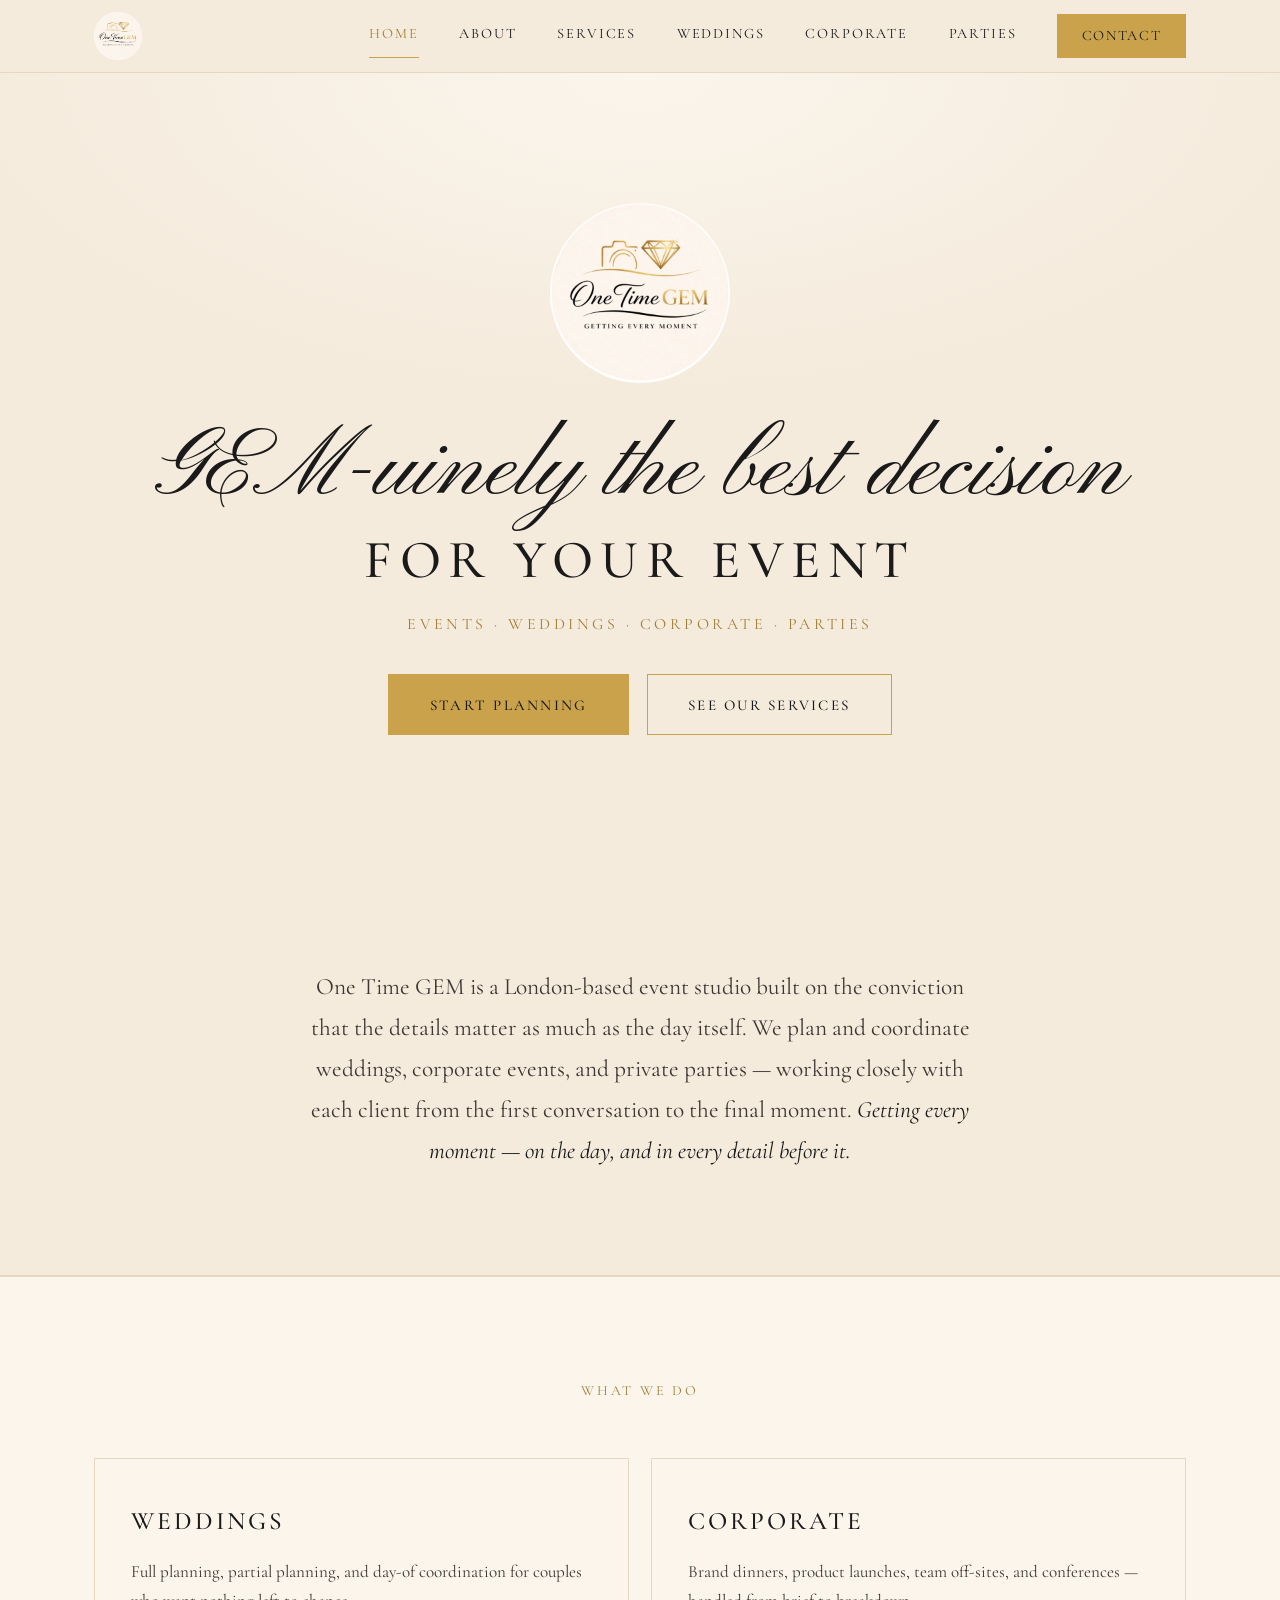
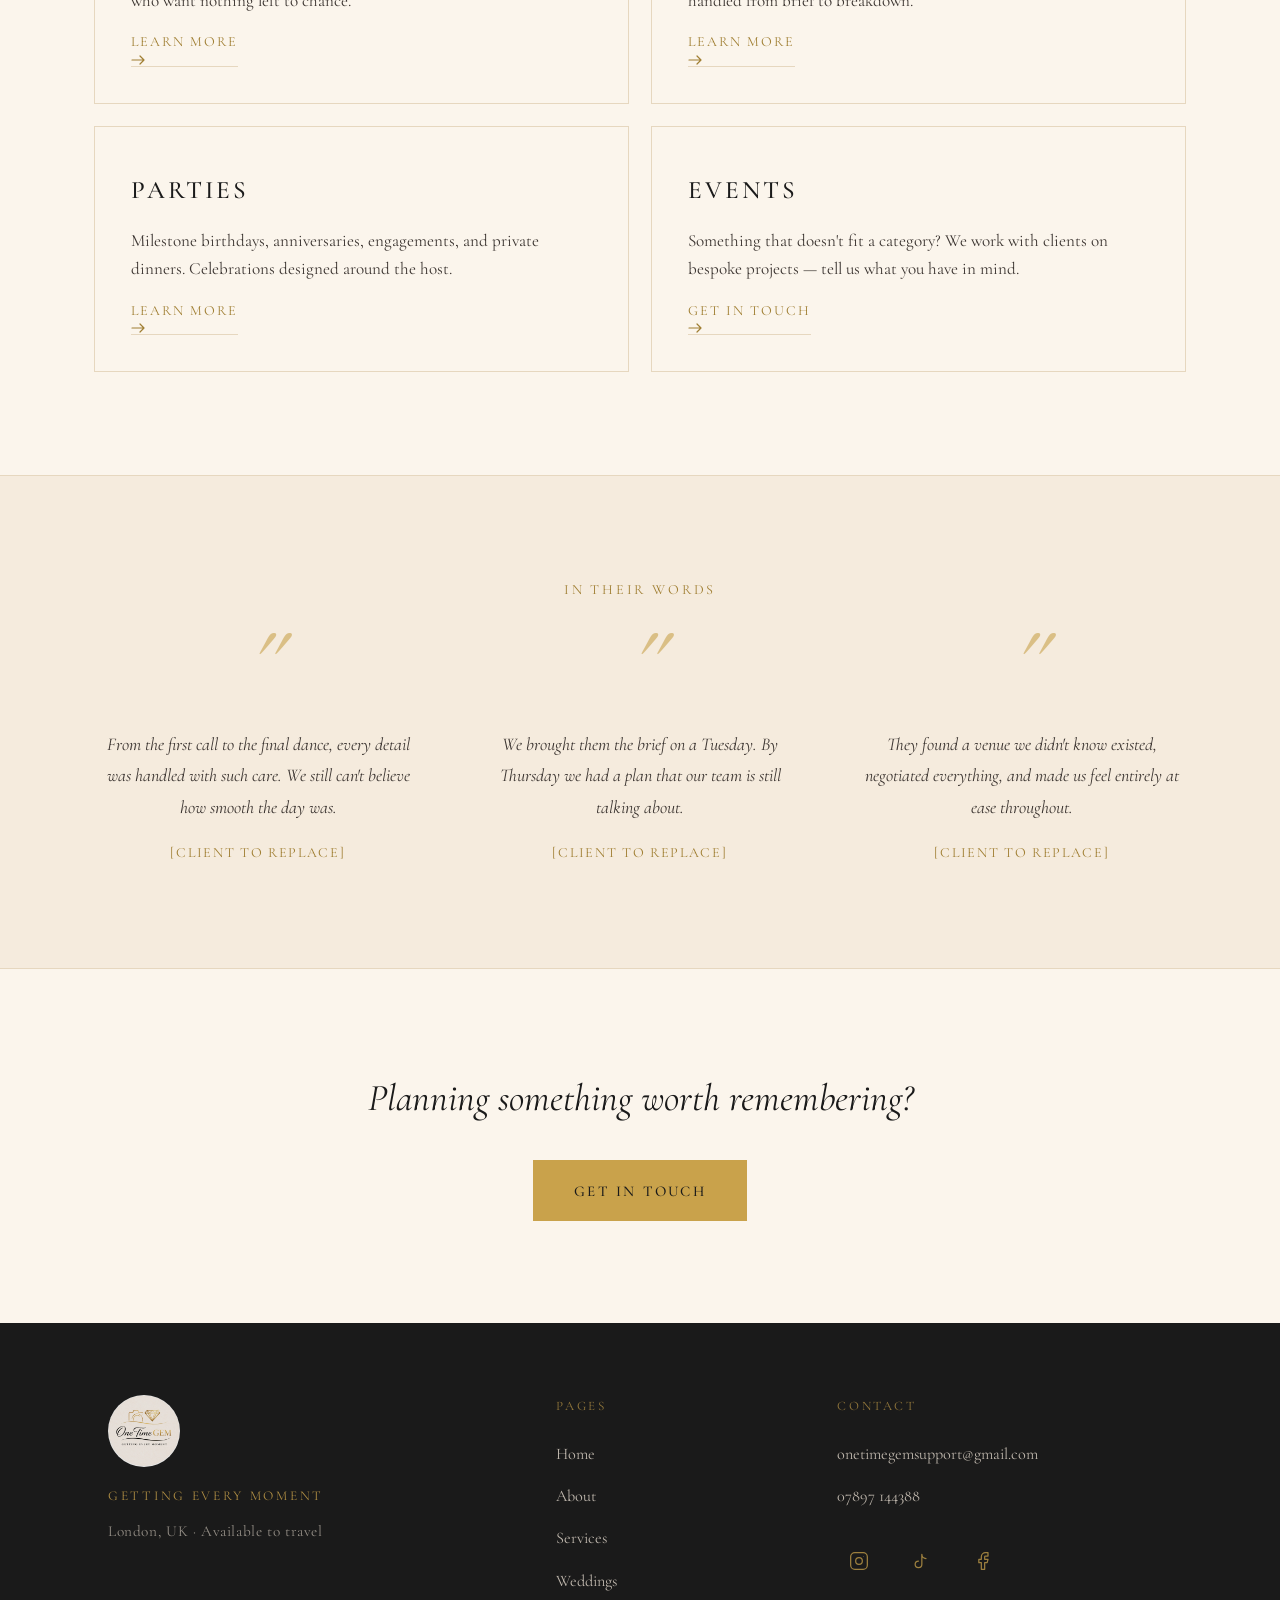
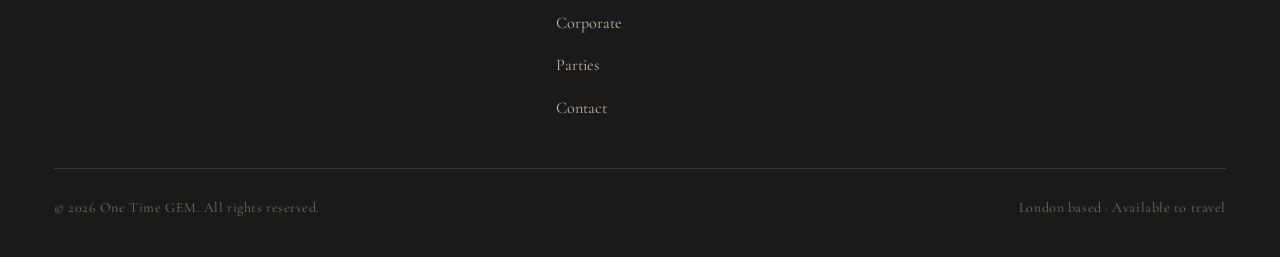
<file: index.html>
<!DOCTYPE html>
<html lang="en">
<head>
  <meta charset="UTF-8">
  <meta name="viewport" content="width=device-width, initial-scale=1.0">

  <title>One Time GEM — Event Planning Studio, London</title>
  <meta name="description" content="London-based event planning studio specialising in weddings, corporate events, and private parties. Getting every moment — on the day, and in every detail before it.">

  <!-- Open Graph -->
  <meta property="og:title" content="One Time GEM — Event Planning Studio">
  <meta property="og:description" content="London-based event planning studio. Weddings, corporate events, and private parties. Getting every moment.">
  <meta property="og:image" content="logo.jpg">
  <meta property="og:type" content="website">
  <meta property="og:locale" content="en_GB">

  <!-- Favicon -->
  <link rel="icon" href="favicon.svg" type="image/svg+xml">
  <link rel="apple-touch-icon" href="apple-touch-icon.png">
  <!-- NOTE: Generate apple-touch-icon.png (180×180) from logo.jpg — see README -->
  <link rel="manifest" href="site.webmanifest">

  <!-- Fonts — preconnect for performance -->
  <link rel="preconnect" href="https://fonts.googleapis.com">
  <link rel="preconnect" href="https://fonts.gstatic.com" crossorigin>
  <!-- PRODUCTION: Replace with self-hosted @font-face blocks — see README -->
  <link href="https://fonts.googleapis.com/css2?family=Pinyon+Script&family=Cormorant+Garamond:ital,wght@0,300;0,400;0,500;0,600;1,300;1,400;1,500&family=Lato:wght@300;400&display=swap" rel="stylesheet">

  <link rel="stylesheet" href="css/style.css">
</head>
<body>

  <a href="#main-content" class="skip-link">Skip to content</a>

  <!-- ── NAVIGATION ─────────────────────────────────────────────────── -->
  <header class="site-header" role="banner">
    <nav class="nav container" aria-label="Main navigation">
      <a href="index.html" class="nav__logo" aria-label="One Time GEM — return to home">
        <img src="logo.jpg" alt="One Time GEM — event planning studio" width="48" height="48">
      </a>
      <ul class="nav__links" role="list">
        <li><a href="index.html">Home</a></li>
        <li><a href="about.html">About</a></li>
        <li><a href="services.html">Services</a></li>
        <li><a href="weddings.html">Weddings</a></li>
        <li><a href="corporate.html">Corporate</a></li>
        <li><a href="parties.html">Parties</a></li>
        <li><a href="contact.html" class="nav__cta">Contact</a></li>
      </ul>
      <button class="nav__toggle" aria-label="Open navigation menu" aria-expanded="false" aria-controls="mobile-nav">
        <span></span>
        <span></span>
        <span></span>
      </button>
    </nav>
  </header>

  <!-- ── MOBILE NAV ─────────────────────────────────────────────────── -->
  <div class="mobile-nav" id="mobile-nav" role="dialog" aria-modal="true" aria-label="Navigation menu" aria-hidden="true">
    <div class="mobile-nav__inner">
      <div class="mobile-nav__top">
        <a href="index.html" aria-label="One Time GEM — home">
          <img src="logo.jpg" alt="One Time GEM" class="mobile-nav__logo" width="48" height="48">
        </a>
        <button class="mobile-nav__close" aria-label="Close navigation menu">
          <svg width="22" height="22" viewBox="0 0 24 24" fill="none" stroke="currentColor" stroke-width="1.5" stroke-linecap="round">
            <path d="M18 6L6 18M6 6l12 12"/>
          </svg>
        </button>
      </div>
      <ul class="mobile-nav__links" role="list">
        <li><a href="index.html">Home</a></li>
        <li><a href="about.html">About</a></li>
        <li><a href="services.html">Services</a></li>
        <li><a href="weddings.html">Weddings</a></li>
        <li><a href="corporate.html">Corporate</a></li>
        <li><a href="parties.html">Parties</a></li>
        <li><a href="contact.html" class="nav__cta">Contact</a></li>
      </ul>
    </div>
  </div>
  <div class="mobile-nav__overlay" aria-hidden="true"></div>

  <!-- ── MAIN ───────────────────────────────────────────────────────── -->
  <main id="main-content">

    <!-- HERO -->
    <section class="hero--home" aria-labelledby="hero-heading">
      <div class="hero__inner">
        <div class="hero__logo-mark fade-in">
          <img src="logo.jpg" alt="One Time GEM — event planning studio" width="180" height="180">
        </div>

        <h1 class="hero__headline fade-in fade-in--delay-1" id="hero-heading">
          <span class="hero__script">GEM-uinely the best decision</span>
          <span class="hero__caps">For Your Event</span>
        </h1>

        <p class="hero__subhead fade-in fade-in--delay-2">Events &middot; Weddings &middot; Corporate &middot; Parties</p>

        <div class="hero__cta fade-in fade-in--delay-3">
          <a href="contact.html" class="btn btn--solid">Start planning</a>
          <a href="services.html" class="btn btn--ghost">See our services</a>
        </div>
      </div>
    </section>

    <!-- INTRO STRIP -->
    <section class="section intro-strip" aria-label="Studio introduction">
      <div class="container container--narrow text-center">
        <p class="fade-in">
          One Time GEM is a London-based event studio built on the conviction that the details matter as much as the day itself. We plan and coordinate weddings, corporate events, and private parties — working closely with each client from the first conversation to the final moment.
          <em>Getting every moment — on the day, and in every detail before it.</em>
        </p>
      </div>
    </section>

    <!-- SERVICE TILES -->
    <section class="section section--alt section--bordered" aria-labelledby="services-heading">
      <div class="container">
        <p class="service-tiles__heading fade-in" id="services-heading">What we do</p>
        <div class="service-tiles__grid">

          <article class="service-tile fade-in">
            <p class="service-tile__label">Weddings</p>
            <p class="service-tile__desc">Full planning, partial planning, and day-of coordination for couples who want nothing left to chance.</p>
            <a href="weddings.html" class="service-tile__link">
              Learn more
              <svg width="14" height="10" viewBox="0 0 14 10" fill="none" aria-hidden="true">
                <path d="M9 1l4 4-4 4M1 5h12" stroke="currentColor" stroke-width="1.2" stroke-linecap="round" stroke-linejoin="round"/>
              </svg>
            </a>
          </article>

          <article class="service-tile fade-in fade-in--delay-1">
            <p class="service-tile__label">Corporate</p>
            <p class="service-tile__desc">Brand dinners, product launches, team off-sites, and conferences — handled from brief to breakdown.</p>
            <a href="corporate.html" class="service-tile__link">
              Learn more
              <svg width="14" height="10" viewBox="0 0 14 10" fill="none" aria-hidden="true">
                <path d="M9 1l4 4-4 4M1 5h12" stroke="currentColor" stroke-width="1.2" stroke-linecap="round" stroke-linejoin="round"/>
              </svg>
            </a>
          </article>

          <article class="service-tile fade-in fade-in--delay-2">
            <p class="service-tile__label">Parties</p>
            <p class="service-tile__desc">Milestone birthdays, anniversaries, engagements, and private dinners. Celebrations designed around the host.</p>
            <a href="parties.html" class="service-tile__link">
              Learn more
              <svg width="14" height="10" viewBox="0 0 14 10" fill="none" aria-hidden="true">
                <path d="M9 1l4 4-4 4M1 5h12" stroke="currentColor" stroke-width="1.2" stroke-linecap="round" stroke-linejoin="round"/>
              </svg>
            </a>
          </article>

          <article class="service-tile fade-in fade-in--delay-3">
            <p class="service-tile__label">Events</p>
            <p class="service-tile__desc">Something that doesn't fit a category? We work with clients on bespoke projects — tell us what you have in mind.</p>
            <a href="contact.html" class="service-tile__link">
              Get in touch
              <svg width="14" height="10" viewBox="0 0 14 10" fill="none" aria-hidden="true">
                <path d="M9 1l4 4-4 4M1 5h12" stroke="currentColor" stroke-width="1.2" stroke-linecap="round" stroke-linejoin="round"/>
              </svg>
            </a>
          </article>

        </div>
      </div>
    </section>

    <!-- SIGNATURE MOMENTS — TESTIMONIALS -->
    <section class="section testimonials section--bordered" aria-labelledby="testimonials-heading">
      <div class="container">
        <p class="testimonials__label fade-in" id="testimonials-heading">In their words</p>
        <div class="testimonials__grid">

          <figure class="testimonial fade-in">
            <span class="testimonial__mark" aria-hidden="true">"</span>
            <blockquote>
              <p class="testimonial__body">From the first call to the final dance, every detail was handled with such care. We still can't believe how smooth the day was.</p>
            </blockquote>
            <figcaption class="testimonial__cite"><!-- [CLIENT TO REPLACE: Client name · Event type · Year] -->[CLIENT TO REPLACE]</figcaption>
          </figure>

          <figure class="testimonial fade-in fade-in--delay-1">
            <span class="testimonial__mark" aria-hidden="true">"</span>
            <blockquote>
              <p class="testimonial__body">We brought them the brief on a Tuesday. By Thursday we had a plan that our team is still talking about.</p>
            </blockquote>
            <figcaption class="testimonial__cite"><!-- [CLIENT TO REPLACE: Client name · Event type · Year] -->[CLIENT TO REPLACE]</figcaption>
          </figure>

          <figure class="testimonial fade-in fade-in--delay-2">
            <span class="testimonial__mark" aria-hidden="true">"</span>
            <blockquote>
              <p class="testimonial__body">They found a venue we didn't know existed, negotiated everything, and made us feel entirely at ease throughout.</p>
            </blockquote>
            <figcaption class="testimonial__cite"><!-- [CLIENT TO REPLACE: Client name · Event type · Year] -->[CLIENT TO REPLACE]</figcaption>
          </figure>

        </div>
      </div>
    </section>

    <!-- CTA BAND -->
    <section class="cta-band" aria-label="Call to action">
      <div class="container">
        <p class="cta-band__heading fade-in">Planning something worth remembering?</p>
        <a href="contact.html" class="btn btn--solid fade-in fade-in--delay-1">Get in touch</a>
      </div>
    </section>

  </main>

  <!-- ── FOOTER ─────────────────────────────────────────────────────── -->
  <footer class="site-footer" role="contentinfo">
    <div class="footer__inner">

      <div class="footer__brand">
        <a href="index.html" aria-label="One Time GEM — home">
          <img src="logo.jpg" alt="One Time GEM" class="footer__logo">
        </a>
        <p class="footer__tagline">Getting Every Moment</p>
        <p class="footer__location">London, UK &middot; Available to travel</p>
      </div>

      <nav aria-label="Footer navigation">
        <p class="footer__nav-heading">Pages</p>
        <ul class="footer__links" role="list">
          <li><a href="index.html">Home</a></li>
          <li><a href="about.html">About</a></li>
          <li><a href="services.html">Services</a></li>
          <li><a href="weddings.html">Weddings</a></li>
          <li><a href="corporate.html">Corporate</a></li>
          <li><a href="parties.html">Parties</a></li>
          <li><a href="contact.html" class="nav__cta">Contact</a></li>
        </ul>
      </nav>

      <div class="footer__contact-col">
        <p class="footer__nav-heading">Contact</p>
        <ul class="footer__contact-list" role="list">
          <li><a href="mailto:onetimegemsupport@gmail.com">onetimegemsupport@gmail.com</a></li>
          <li><a href="tel:+447897144388">07897 144388</a></li>
        </ul>
        <div class="footer__socials" role="list" aria-label="Social media links">
          <a href="https://instagram.com/onetimegem" class="footer__social-link" target="_blank" rel="noopener noreferrer" aria-label="One Time GEM on Instagram" role="listitem">
            <svg width="20" height="20" viewBox="0 0 24 24" fill="none" stroke="currentColor" stroke-width="1.5" stroke-linecap="round" stroke-linejoin="round" aria-hidden="true">
              <rect x="2" y="2" width="20" height="20" rx="5"/>
              <circle cx="12" cy="12" r="4"/>
              <circle cx="17.5" cy="6.5" r="0.5" fill="currentColor" stroke="none"/>
            </svg>
          </a>
          <a href="https://tiktok.com/@onetimegem" class="footer__social-link" target="_blank" rel="noopener noreferrer" aria-label="One Time GEM on TikTok" role="listitem">
            <svg width="20" height="20" viewBox="0 0 24 24" fill="none" stroke="currentColor" stroke-width="1.5" stroke-linecap="round" stroke-linejoin="round" aria-hidden="true">
              <path d="M9 12a4 4 0 1 0 4 4V4a5 5 0 0 0 5 5"/>
            </svg>
          </a>
          <a href="https://www.facebook.com/profile.php?id=61573222525216" class="footer__social-link" target="_blank" rel="noopener noreferrer" aria-label="One Time GEM on Facebook" role="listitem">
            <svg width="20" height="20" viewBox="0 0 24 24" fill="none" stroke="currentColor" stroke-width="1.5" stroke-linecap="round" stroke-linejoin="round" aria-hidden="true">
              <path d="M18 2h-3a5 5 0 0 0-5 5v3H7v4h3v8h4v-8h3l1-4h-4V7a1 1 0 0 1 1-1h3z"/>
            </svg>
          </a>
        </div>
      </div>

    </div>

    <div class="footer__bottom">
      <p>&copy; 2026 One Time GEM. All rights reserved.</p>
      <p>London based &middot; Available to travel</p>
    </div>
  </footer>

  <script src="js/main.js"></script>
</body>
</html>
</file>
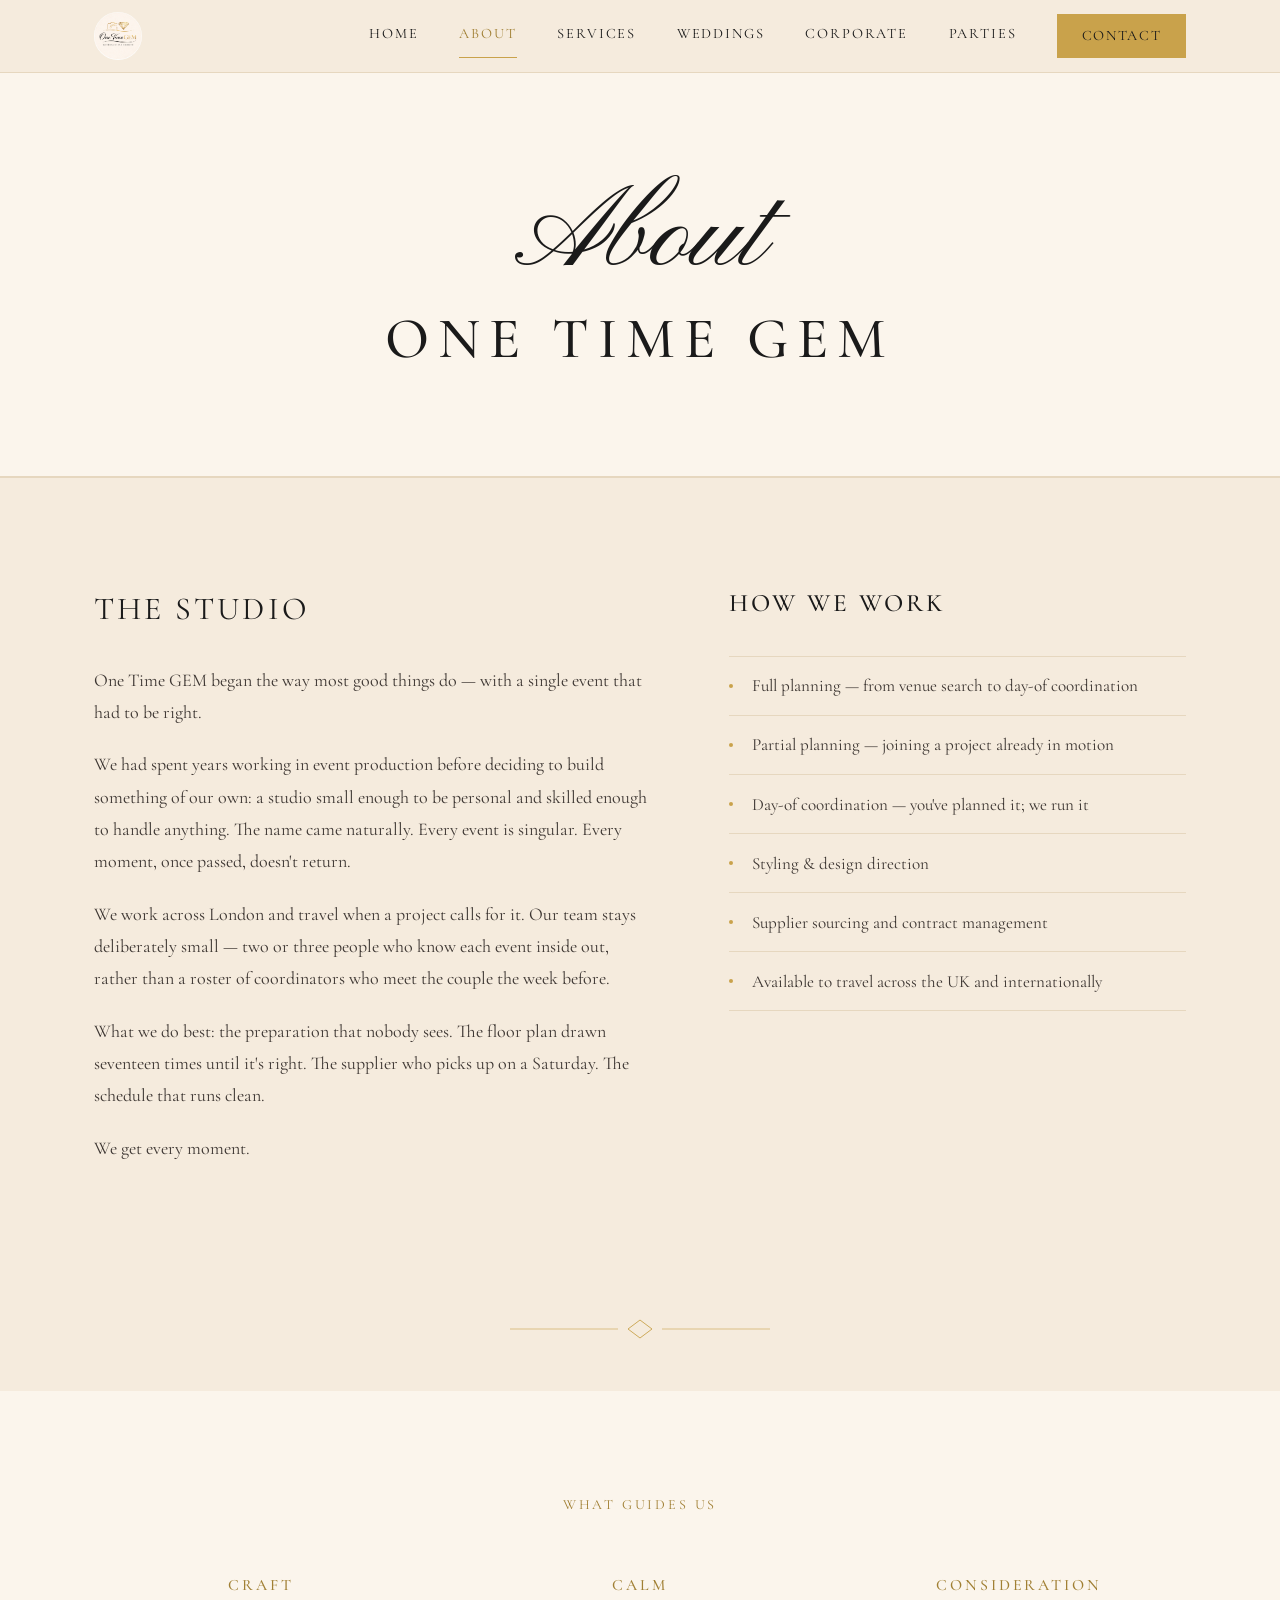
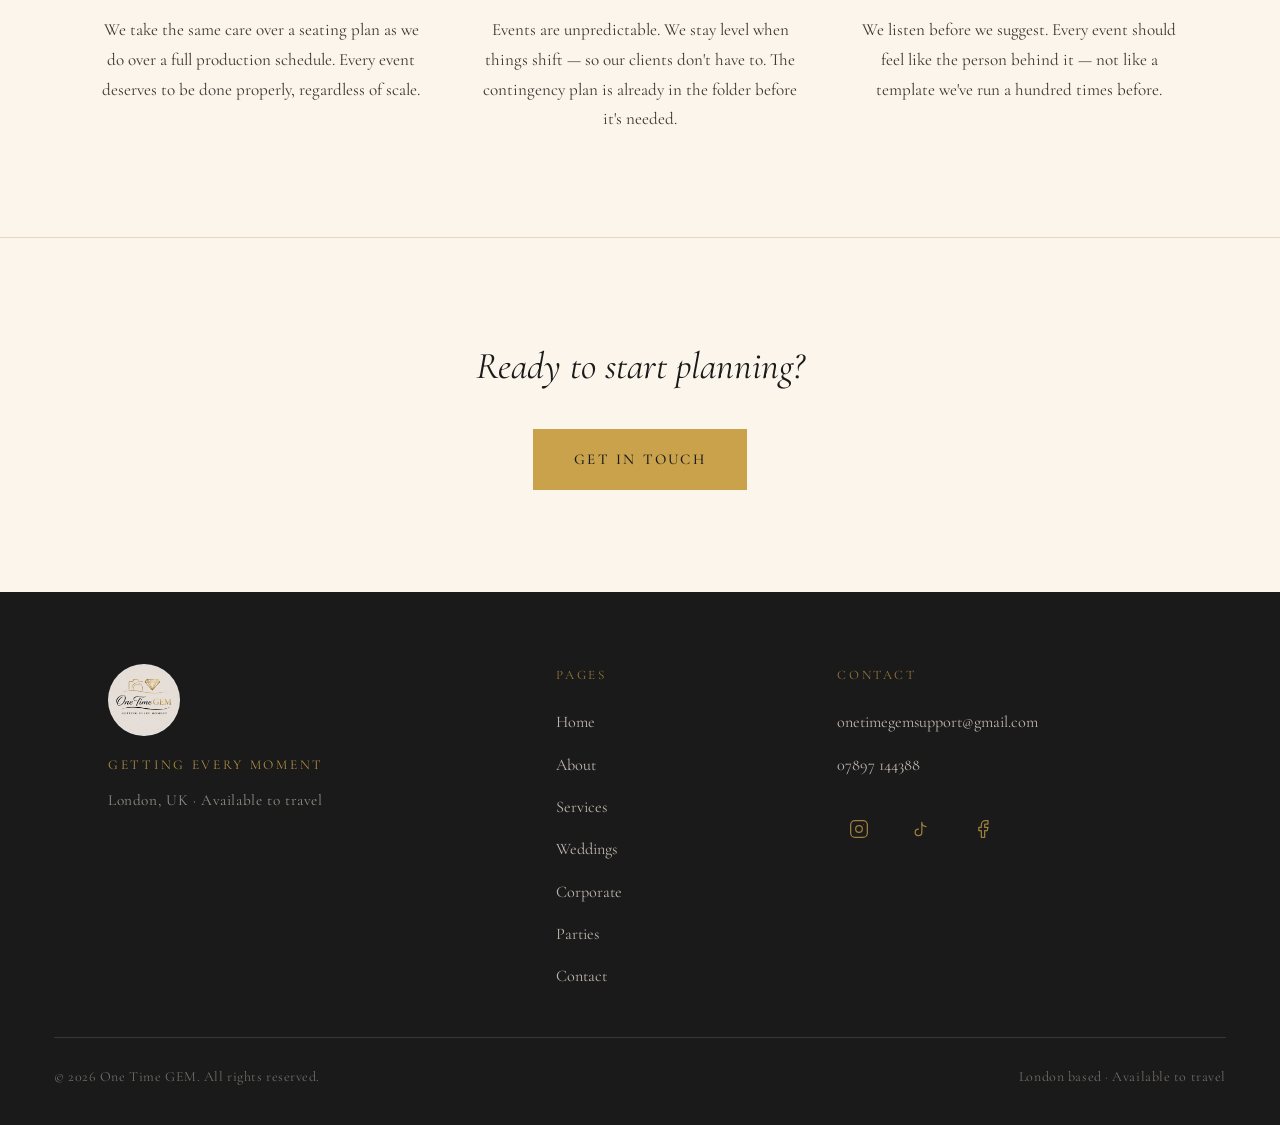
<file: about.html>
<!DOCTYPE html>
<html lang="en">
<head>
  <meta charset="UTF-8">
  <meta name="viewport" content="width=device-width, initial-scale=1.0">

  <title>About Us — One Time GEM</title>
  <meta name="description" content="One Time GEM is a small event planning studio based in London. Detail-obsessed, calm under pressure, and built for events that matter.">

  <meta property="og:title" content="About — One Time GEM">
  <meta property="og:description" content="A small London event studio. Detail-obsessed, calm under pressure, built for events that matter.">
  <meta property="og:image" content="logo.jpg">
  <meta property="og:type" content="website">
  <meta property="og:locale" content="en_GB">

  <link rel="icon" href="favicon.svg" type="image/svg+xml">
  <link rel="apple-touch-icon" href="apple-touch-icon.png">
  <link rel="manifest" href="site.webmanifest">

  <link rel="preconnect" href="https://fonts.googleapis.com">
  <link rel="preconnect" href="https://fonts.gstatic.com" crossorigin>
  <link href="https://fonts.googleapis.com/css2?family=Pinyon+Script&family=Cormorant+Garamond:ital,wght@0,300;0,400;0,500;0,600;1,300;1,400;1,500&family=Lato:wght@300;400&display=swap" rel="stylesheet">

  <link rel="stylesheet" href="css/style.css">
</head>
<body>

  <a href="#main-content" class="skip-link">Skip to content</a>

  <header class="site-header" role="banner">
    <nav class="nav container" aria-label="Main navigation">
      <a href="index.html" class="nav__logo" aria-label="One Time GEM — return to home">
        <img src="logo.jpg" alt="One Time GEM — event planning studio" width="48" height="48">
      </a>
      <ul class="nav__links" role="list">
        <li><a href="index.html">Home</a></li>
        <li><a href="about.html">About</a></li>
        <li><a href="services.html">Services</a></li>
        <li><a href="weddings.html">Weddings</a></li>
        <li><a href="corporate.html">Corporate</a></li>
        <li><a href="parties.html">Parties</a></li>
        <li><a href="contact.html" class="nav__cta">Contact</a></li>
      </ul>
      <button class="nav__toggle" aria-label="Open navigation menu" aria-expanded="false" aria-controls="mobile-nav">
        <span></span><span></span><span></span>
      </button>
    </nav>
  </header>

  <div class="mobile-nav" id="mobile-nav" role="dialog" aria-modal="true" aria-label="Navigation menu" aria-hidden="true">
    <div class="mobile-nav__inner">
      <div class="mobile-nav__top">
        <a href="index.html" aria-label="One Time GEM — home">
          <img src="logo.jpg" alt="One Time GEM" class="mobile-nav__logo" width="48" height="48">
        </a>
        <button class="mobile-nav__close" aria-label="Close navigation menu">
          <svg width="22" height="22" viewBox="0 0 24 24" fill="none" stroke="currentColor" stroke-width="1.5" stroke-linecap="round">
            <path d="M18 6L6 18M6 6l12 12"/>
          </svg>
        </button>
      </div>
      <ul class="mobile-nav__links" role="list">
        <li><a href="index.html">Home</a></li>
        <li><a href="about.html">About</a></li>
        <li><a href="services.html">Services</a></li>
        <li><a href="weddings.html">Weddings</a></li>
        <li><a href="corporate.html">Corporate</a></li>
        <li><a href="parties.html">Parties</a></li>
        <li><a href="contact.html" class="nav__cta">Contact</a></li>
      </ul>
    </div>
  </div>
  <div class="mobile-nav__overlay" aria-hidden="true"></div>

  <main id="main-content">

    <!-- HERO -->
    <section class="hero--page" aria-labelledby="page-hero-heading">
      <h1 class="hero__headline" id="page-hero-heading">
        <span class="hero__script">About</span>
        <span class="hero__caps">One Time GEM</span>
      </h1>
    </section>

    <!-- STUDIO STORY + HOW WE WORK -->
    <section class="section about-intro section--bordered" aria-label="Studio story">
      <div class="container">
        <div class="about-intro__grid">

          <div class="about-story fade-in">
            <h2>The studio</h2>
            <!--
              [CLIENT TO REPLACE: Write this section in your own voice — approx. 150 words.
               Tell the story of how One Time GEM began, what drives the studio, and what
               makes the way you work different. The tone should be warm, first-person plural,
               and concrete — specific memories or decisions are more compelling than abstractions.]
            -->
            <p>One Time GEM began the way most good things do — with a single event that had to be right.</p>
            <p>We had spent years working in event production before deciding to build something of our own: a studio small enough to be personal and skilled enough to handle anything. The name came naturally. Every event is singular. Every moment, once passed, doesn't return.</p>
            <p>We work across London and travel when a project calls for it. Our team stays deliberately small — two or three people who know each event inside out, rather than a roster of coordinators who meet the couple the week before.</p>
            <p>What we do best: the preparation that nobody sees. The floor plan drawn seventeen times until it's right. The supplier who picks up on a Saturday. The schedule that runs clean.</p>
            <p>We get every moment.</p>
          </div>

          <div class="about-how fade-in fade-in--delay-1">
            <h2>How we work</h2>
            <ul class="about-how__list" role="list">
              <li>Full planning — from venue search to day-of coordination</li>
              <li>Partial planning — joining a project already in motion</li>
              <li>Day-of coordination — you've planned it; we run it</li>
              <li>Styling &amp; design direction</li>
              <li>Supplier sourcing and contract management</li>
              <li>Available to travel across the UK and internationally</li>
            </ul>
          </div>

        </div>
      </div>
    </section>

    <!-- SECTION DIVIDER -->
    <div class="section-divider" aria-hidden="true">
      <svg width="260" height="22" viewBox="0 0 260 22" fill="none" xmlns="http://www.w3.org/2000/svg">
        <line x1="0" y1="11" x2="108" y2="11" stroke="#C9A24B" stroke-width="0.6"/>
        <polygon points="130,2 142,11 130,20 118,11" fill="none" stroke="#C9A24B" stroke-width="0.9"/>
        <line x1="152" y1="11" x2="260" y2="11" stroke="#C9A24B" stroke-width="0.6"/>
      </svg>
    </div>

    <!-- VALUES BAND -->
    <section class="section values-band section--alt" aria-labelledby="values-heading">
      <div class="container">
        <p class="values-band__heading fade-in" id="values-heading">What guides us</p>
        <div class="values-band__grid">

          <div class="values-item fade-in">
            <p class="values-item__title">Craft</p>
            <p class="values-item__body">We take the same care over a seating plan as we do over a full production schedule. Every event deserves to be done properly, regardless of scale.</p>
          </div>

          <div class="values-item fade-in fade-in--delay-1">
            <p class="values-item__title">Calm</p>
            <p class="values-item__body">Events are unpredictable. We stay level when things shift — so our clients don't have to. The contingency plan is already in the folder before it's needed.</p>
          </div>

          <div class="values-item fade-in fade-in--delay-2">
            <p class="values-item__title">Consideration</p>
            <p class="values-item__body">We listen before we suggest. Every event should feel like the person behind it — not like a template we've run a hundred times before.</p>
          </div>

        </div>
      </div>
    </section>

    <!-- CTA BAND -->
    <section class="cta-band" aria-label="Call to action">
      <div class="container">
        <p class="cta-band__heading fade-in">Ready to start planning?</p>
        <a href="contact.html" class="btn btn--solid fade-in fade-in--delay-1">Get in touch</a>
      </div>
    </section>

  </main>

  <footer class="site-footer" role="contentinfo">
    <div class="footer__inner">
      <div class="footer__brand">
        <a href="index.html" aria-label="One Time GEM — home">
          <img src="logo.jpg" alt="One Time GEM" class="footer__logo">
        </a>
        <p class="footer__tagline">Getting Every Moment</p>
        <p class="footer__location">London, UK &middot; Available to travel</p>
      </div>
      <nav aria-label="Footer navigation">
        <p class="footer__nav-heading">Pages</p>
        <ul class="footer__links" role="list">
          <li><a href="index.html">Home</a></li>
          <li><a href="about.html">About</a></li>
          <li><a href="services.html">Services</a></li>
          <li><a href="weddings.html">Weddings</a></li>
          <li><a href="corporate.html">Corporate</a></li>
          <li><a href="parties.html">Parties</a></li>
          <li><a href="contact.html" class="nav__cta">Contact</a></li>
        </ul>
      </nav>
      <div class="footer__contact-col">
        <p class="footer__nav-heading">Contact</p>
        <ul class="footer__contact-list" role="list">
          <li><a href="mailto:onetimegemsupport@gmail.com">onetimegemsupport@gmail.com</a></li>
          <li><a href="tel:+447897144388">07897 144388</a></li>
        </ul>
        <div class="footer__socials" role="list" aria-label="Social media links">
          <a href="https://instagram.com/onetimegem" class="footer__social-link" target="_blank" rel="noopener noreferrer" aria-label="One Time GEM on Instagram" role="listitem">
            <svg width="20" height="20" viewBox="0 0 24 24" fill="none" stroke="currentColor" stroke-width="1.5" stroke-linecap="round" stroke-linejoin="round" aria-hidden="true"><rect x="2" y="2" width="20" height="20" rx="5"/><circle cx="12" cy="12" r="4"/><circle cx="17.5" cy="6.5" r="0.5" fill="currentColor" stroke="none"/></svg>
          </a>
          <a href="https://tiktok.com/@onetimegem" class="footer__social-link" target="_blank" rel="noopener noreferrer" aria-label="One Time GEM on TikTok" role="listitem">
            <svg width="20" height="20" viewBox="0 0 24 24" fill="none" stroke="currentColor" stroke-width="1.5" stroke-linecap="round" stroke-linejoin="round" aria-hidden="true"><path d="M9 12a4 4 0 1 0 4 4V4a5 5 0 0 0 5 5"/></svg>
          </a>
          <a href="https://www.facebook.com/profile.php?id=61573222525216" class="footer__social-link" target="_blank" rel="noopener noreferrer" aria-label="One Time GEM on Facebook" role="listitem">
            <svg width="20" height="20" viewBox="0 0 24 24" fill="none" stroke="currentColor" stroke-width="1.5" stroke-linecap="round" stroke-linejoin="round" aria-hidden="true"><path d="M18 2h-3a5 5 0 0 0-5 5v3H7v4h3v8h4v-8h3l1-4h-4V7a1 1 0 0 1 1-1h3z"/></svg>
          </a>
        </div>
      </div>
    </div>
    <div class="footer__bottom">
      <p>&copy; 2026 One Time GEM. All rights reserved.</p>
      <p>London based &middot; Available to travel</p>
    </div>
  </footer>

  <script src="js/main.js"></script>
</body>
</html>
</file>
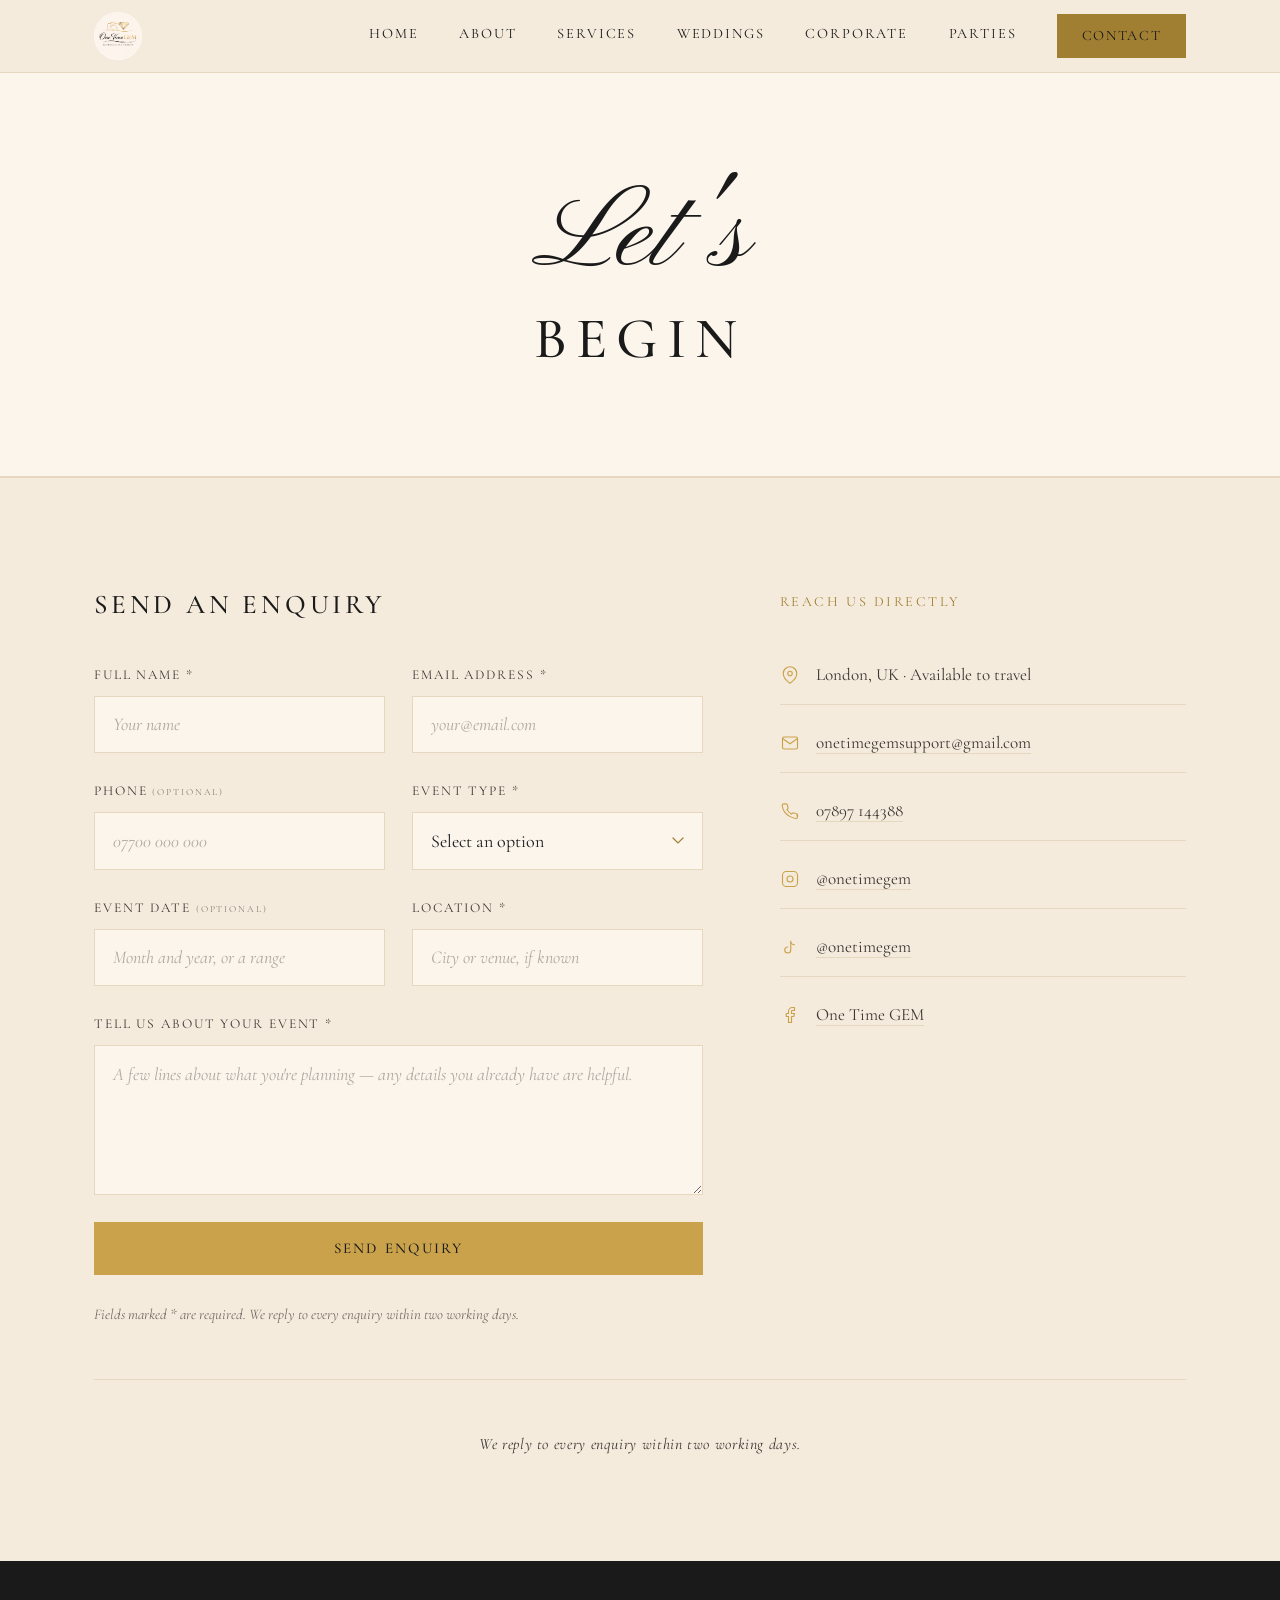
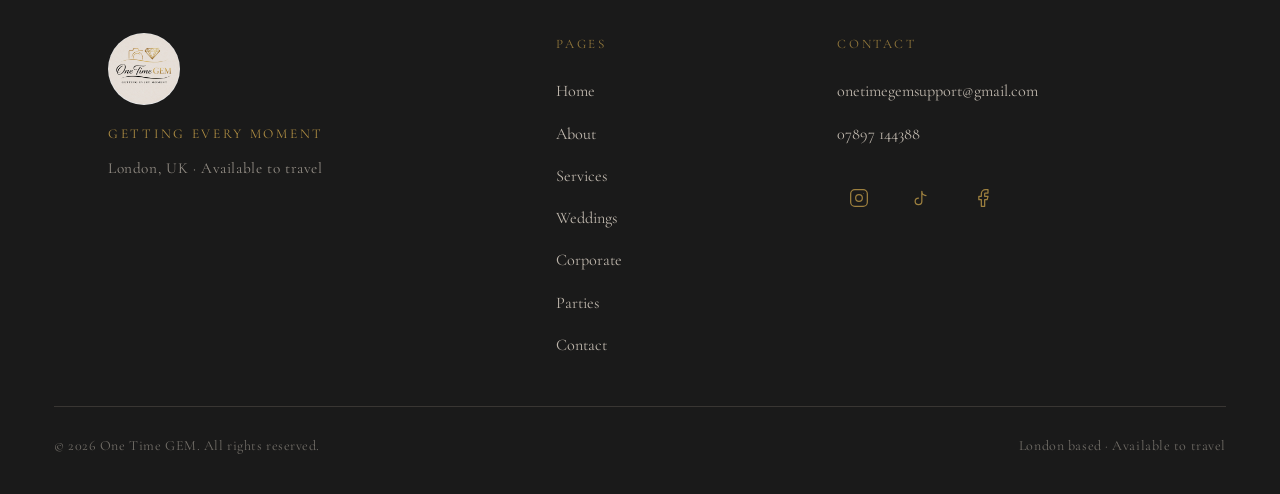
<file: contact.html>
<!DOCTYPE html>
<html lang="en">
<head>
  <meta charset="UTF-8">
  <meta name="viewport" content="width=device-width, initial-scale=1.0">

  <title>Get in Touch — One Time GEM</title>
  <meta name="description" content="Start planning your event with One Time GEM. We reply to every enquiry within two working days. London-based, available to travel.">

  <meta property="og:title" content="Get in Touch — One Time GEM">
  <meta property="og:description" content="Start planning your event with One Time GEM. We reply to every enquiry within two working days.">
  <meta property="og:image" content="logo.jpg">
  <meta property="og:type" content="website">
  <meta property="og:locale" content="en_GB">

  <link rel="icon" href="favicon.svg" type="image/svg+xml">
  <link rel="apple-touch-icon" href="apple-touch-icon.png">
  <link rel="manifest" href="site.webmanifest">

  <link rel="preconnect" href="https://fonts.googleapis.com">
  <link rel="preconnect" href="https://fonts.gstatic.com" crossorigin>
  <link href="https://fonts.googleapis.com/css2?family=Pinyon+Script&family=Cormorant+Garamond:ital,wght@0,300;0,400;0,500;0,600;1,300;1,400;1,500&family=Lato:wght@300;400&display=swap" rel="stylesheet">

  <link rel="stylesheet" href="css/style.css">
</head>
<body>

  <a href="#main-content" class="skip-link">Skip to content</a>

  <header class="site-header" role="banner">
    <nav class="nav container" aria-label="Main navigation">
      <a href="index.html" class="nav__logo" aria-label="One Time GEM — return to home">
        <img src="logo.jpg" alt="One Time GEM — event planning studio" width="48" height="48">
      </a>
      <ul class="nav__links" role="list">
        <li><a href="index.html">Home</a></li>
        <li><a href="about.html">About</a></li>
        <li><a href="services.html">Services</a></li>
        <li><a href="weddings.html">Weddings</a></li>
        <li><a href="corporate.html">Corporate</a></li>
        <li><a href="parties.html">Parties</a></li>
        <li><a href="contact.html" class="nav__cta">Contact</a></li>
      </ul>
      <button class="nav__toggle" aria-label="Open navigation menu" aria-expanded="false" aria-controls="mobile-nav">
        <span></span><span></span><span></span>
      </button>
    </nav>
  </header>

  <div class="mobile-nav" id="mobile-nav" role="dialog" aria-modal="true" aria-label="Navigation menu" aria-hidden="true">
    <div class="mobile-nav__inner">
      <div class="mobile-nav__top">
        <a href="index.html" aria-label="One Time GEM — home">
          <img src="logo.jpg" alt="One Time GEM" class="mobile-nav__logo" width="48" height="48">
        </a>
        <button class="mobile-nav__close" aria-label="Close navigation menu">
          <svg width="22" height="22" viewBox="0 0 24 24" fill="none" stroke="currentColor" stroke-width="1.5" stroke-linecap="round">
            <path d="M18 6L6 18M6 6l12 12"/>
          </svg>
        </button>
      </div>
      <ul class="mobile-nav__links" role="list">
        <li><a href="index.html">Home</a></li>
        <li><a href="about.html">About</a></li>
        <li><a href="services.html">Services</a></li>
        <li><a href="weddings.html">Weddings</a></li>
        <li><a href="corporate.html">Corporate</a></li>
        <li><a href="parties.html">Parties</a></li>
        <li><a href="contact.html" class="nav__cta">Contact</a></li>
      </ul>
    </div>
  </div>
  <div class="mobile-nav__overlay" aria-hidden="true"></div>

  <main id="main-content">

    <!-- HERO -->
    <section class="hero--page" aria-labelledby="page-hero-heading">
      <h1 class="hero__headline" id="page-hero-heading">
        <span class="hero__script">Let's</span>
        <span class="hero__caps">Begin</span>
      </h1>
    </section>

    <!-- CONTACT SECTION -->
    <!--
      Schema.org LocalBusiness microdata — helps search engines understand the business.
      Update PostalCode and streetAddress if a physical studio address becomes available.
    -->
    <section class="section section--bordered" aria-label="Contact One Time GEM"
      itemscope itemtype="https://schema.org/LocalBusiness">

      <meta itemprop="name" content="One Time GEM">
      <meta itemprop="description" content="London-based event planning studio specialising in weddings, corporate events, and private parties.">
      <link itemprop="url" href="https://onetimegem.co.uk"><!-- [CLIENT: Update with final domain] -->

      <div class="container">
        <div class="contact-grid">

          <!-- ENQUIRY FORM -->
          <div class="fade-in">
            <h2 class="section-heading" style="margin-bottom: 2rem;">Send an enquiry</h2>

            <!--
              FORM INTEGRATION:
              The action below uses FormSubmit (formsubmit.co) — a free service that
              emails form submissions to the configured address with no backend required.

              To activate:
              1. Change the action URL to: https://formsubmit.co/onetimegemsupport@gmail.com
              2. On first submission, FormSubmit will send a confirmation email to that address.
              3. Click the confirmation link — all future submissions will arrive in that inbox.

              To redirect to a thank-you page after submission, add:
              <input type="hidden" name="_next" value="https://yourdomain.com/thank-you.html">

              To disable the captcha:
              <input type="hidden" name="_captcha" value="false">

              Current action is a mailto: fallback for development.
            -->
            <form
              class="contact-form"
              action="https://formsubmit.co/onetimegemsupport@gmail.com"
              method="POST"
              novalidate
              aria-label="Event enquiry form"
            >
              <!-- FormSubmit config -->
              <input type="hidden" name="_subject" value="New enquiry — One Time GEM website">
              <input type="hidden" name="_template" value="table">
              <!-- Honeypot spam protection -->
              <input type="text" name="_honey" style="display:none" tabindex="-1" aria-hidden="true">

              <div class="form-row form-row--2col">
                <div class="form-group">
                  <label class="form-label" for="name">Full name <span aria-label="required">*</span></label>
                  <input
                    class="form-input"
                    type="text"
                    id="name"
                    name="name"
                    autocomplete="name"
                    required
                    placeholder="Your name"
                    aria-required="true"
                  >
                </div>
                <div class="form-group">
                  <label class="form-label" for="email">Email address <span aria-label="required">*</span></label>
                  <input
                    class="form-input"
                    type="email"
                    id="email"
                    name="email"
                    autocomplete="email"
                    required
                    placeholder="your@email.com"
                    aria-required="true"
                  >
                </div>
              </div>

              <div class="form-row form-row--2col">
                <div class="form-group">
                  <label class="form-label" for="phone">Phone <span style="opacity:0.6; font-size:0.7em;">(optional)</span></label>
                  <input
                    class="form-input"
                    type="tel"
                    id="phone"
                    name="phone"
                    autocomplete="tel"
                    placeholder="07700 000 000"
                  >
                </div>
                <div class="form-group">
                  <label class="form-label" for="event-type">Event type <span aria-label="required">*</span></label>
                  <select
                    class="form-select"
                    id="event-type"
                    name="event_type"
                    required
                    aria-required="true"
                  >
                    <option value="" disabled selected>Select an option</option>
                    <option value="Wedding">Wedding</option>
                    <option value="Corporate">Corporate</option>
                    <option value="Party">Party</option>
                    <option value="Other">Other</option>
                  </select>
                </div>
              </div>

              <div class="form-row form-row--2col">
                <div class="form-group">
                  <label class="form-label" for="event-date">Event date <span style="opacity:0.6; font-size:0.7em;">(optional)</span></label>
                  <input
                    class="form-input"
                    type="text"
                    id="event-date"
                    name="event_date"
                    placeholder="Month and year, or a range"
                  >
                </div>
                <div class="form-group">
                  <label class="form-label" for="location">Location <span aria-label="required">*</span></label>
                  <input
                    class="form-input"
                    type="text"
                    id="location"
                    name="location"
                    required
                    aria-required="true"
                    placeholder="City or venue, if known"
                  >
                </div>
              </div>

              <div class="form-group">
                <label class="form-label" for="message">Tell us about your event <span aria-label="required">*</span></label>
                <textarea
                  class="form-textarea"
                  id="message"
                  name="message"
                  required
                  aria-required="true"
                  placeholder="A few lines about what you're planning — any details you already have are helpful."
                ></textarea>
              </div>

              <div>
                <button type="submit" class="btn btn--solid" style="width: 100%;">Send enquiry</button>
              </div>

              <p class="form-note">Fields marked * are required. We reply to every enquiry within two working days.</p>
            </form>
          </div>

          <!-- DIRECT CONTACT -->
          <div class="contact-direct fade-in fade-in--delay-1">
            <p class="contact-direct__heading">Reach us directly</p>

            <div class="contact-detail-item" itemprop="address" itemscope itemtype="https://schema.org/PostalAddress">
              <div class="contact-detail-item__icon" aria-hidden="true">
                <svg width="18" height="18" viewBox="0 0 24 24" fill="none" stroke="currentColor" stroke-width="1.5" stroke-linecap="round">
                  <path d="M21 10c0 7-9 13-9 13s-9-6-9-13a9 9 0 0 1 18 0z"/>
                  <circle cx="12" cy="10" r="3"/>
                </svg>
              </div>
              <div class="contact-detail-item__text">
                <span itemprop="addressLocality">London</span>, <span itemprop="addressCountry">UK</span>
                &middot; Available to travel
              </div>
            </div>

            <div class="contact-detail-item">
              <div class="contact-detail-item__icon" aria-hidden="true">
                <svg width="18" height="18" viewBox="0 0 24 24" fill="none" stroke="currentColor" stroke-width="1.5" stroke-linecap="round">
                  <path d="M4 4h16c1.1 0 2 .9 2 2v12c0 1.1-.9 2-2 2H4c-1.1 0-2-.9-2-2V6c0-1.1.9-2 2-2z"/>
                  <polyline points="22,6 12,13 2,6"/>
                </svg>
              </div>
              <div class="contact-detail-item__text">
                <a href="mailto:onetimegemsupport@gmail.com" itemprop="email">
                  onetimegemsupport@gmail.com
                </a>
              </div>
            </div>

            <div class="contact-detail-item">
              <div class="contact-detail-item__icon" aria-hidden="true">
                <svg width="18" height="18" viewBox="0 0 24 24" fill="none" stroke="currentColor" stroke-width="1.5" stroke-linecap="round">
                  <path d="M22 16.92v3a2 2 0 0 1-2.18 2 19.79 19.79 0 0 1-8.63-3.07A19.5 19.5 0 0 1 4.69 13.23 19.79 19.79 0 0 1 1.61 4.7 2 2 0 0 1 3.6 2.5h3a2 2 0 0 1 2 1.72c.127.96.361 1.903.7 2.81a2 2 0 0 1-.45 2.11L7.91 10.09a16 16 0 0 0 6 6l.96-.96a2 2 0 0 1 2.11-.45c.907.339 1.85.573 2.81.7A2 2 0 0 1 21.5 17.5z"/>
                </svg>
              </div>
              <div class="contact-detail-item__text">
                <a href="tel:+447897144388" itemprop="telephone">07897 144388</a>
              </div>
            </div>

            <div class="contact-detail-item">
              <div class="contact-detail-item__icon" aria-hidden="true">
                <svg width="18" height="18" viewBox="0 0 24 24" fill="none" stroke="currentColor" stroke-width="1.5" stroke-linecap="round" stroke-linejoin="round">
                  <rect x="2" y="2" width="20" height="20" rx="5"/>
                  <circle cx="12" cy="12" r="4"/>
                  <circle cx="17.5" cy="6.5" r="0.5" fill="currentColor" stroke="none"/>
                </svg>
              </div>
              <div class="contact-detail-item__text">
                <a href="https://instagram.com/onetimegem" target="_blank" rel="noopener noreferrer">@onetimegem</a>
              </div>
            </div>

            <div class="contact-detail-item">
              <div class="contact-detail-item__icon" aria-hidden="true">
                <svg width="18" height="18" viewBox="0 0 24 24" fill="none" stroke="currentColor" stroke-width="1.5" stroke-linecap="round" stroke-linejoin="round">
                  <path d="M9 12a4 4 0 1 0 4 4V4a5 5 0 0 0 5 5"/>
                </svg>
              </div>
              <div class="contact-detail-item__text">
                <a href="https://tiktok.com/@onetimegem" target="_blank" rel="noopener noreferrer">@onetimegem</a>
              </div>
            </div>

            <div class="contact-detail-item">
              <div class="contact-detail-item__icon" aria-hidden="true">
                <svg width="18" height="18" viewBox="0 0 24 24" fill="none" stroke="currentColor" stroke-width="1.5" stroke-linecap="round" stroke-linejoin="round">
                  <path d="M18 2h-3a5 5 0 0 0-5 5v3H7v4h3v8h4v-8h3l1-4h-4V7a1 1 0 0 1 1-1h3z"/>
                </svg>
              </div>
              <div class="contact-detail-item__text">
                <a href="https://www.facebook.com/profile.php?id=61573222525216" target="_blank" rel="noopener noreferrer">One Time GEM</a>
              </div>
            </div>

          </div>
        </div>

        <!-- CLOSING LINE -->
        <div class="contact-closing fade-in">
          <p>We reply to every enquiry within two working days.</p>
        </div>

      </div>
    </section>

  </main>

  <footer class="site-footer" role="contentinfo">
    <div class="footer__inner">
      <div class="footer__brand">
        <a href="index.html" aria-label="One Time GEM — home">
          <img src="logo.jpg" alt="One Time GEM" class="footer__logo">
        </a>
        <p class="footer__tagline">Getting Every Moment</p>
        <p class="footer__location">London, UK &middot; Available to travel</p>
      </div>
      <nav aria-label="Footer navigation">
        <p class="footer__nav-heading">Pages</p>
        <ul class="footer__links" role="list">
          <li><a href="index.html">Home</a></li>
          <li><a href="about.html">About</a></li>
          <li><a href="services.html">Services</a></li>
          <li><a href="weddings.html">Weddings</a></li>
          <li><a href="corporate.html">Corporate</a></li>
          <li><a href="parties.html">Parties</a></li>
          <li><a href="contact.html" class="nav__cta">Contact</a></li>
        </ul>
      </nav>
      <div class="footer__contact-col">
        <p class="footer__nav-heading">Contact</p>
        <ul class="footer__contact-list" role="list">
          <li><a href="mailto:onetimegemsupport@gmail.com">onetimegemsupport@gmail.com</a></li>
          <li><a href="tel:+447897144388">07897 144388</a></li>
        </ul>
        <div class="footer__socials" role="list" aria-label="Social media links">
          <a href="https://instagram.com/onetimegem" class="footer__social-link" target="_blank" rel="noopener noreferrer" aria-label="One Time GEM on Instagram" role="listitem">
            <svg width="20" height="20" viewBox="0 0 24 24" fill="none" stroke="currentColor" stroke-width="1.5" stroke-linecap="round" stroke-linejoin="round" aria-hidden="true"><rect x="2" y="2" width="20" height="20" rx="5"/><circle cx="12" cy="12" r="4"/><circle cx="17.5" cy="6.5" r="0.5" fill="currentColor" stroke="none"/></svg>
          </a>
          <a href="https://tiktok.com/@onetimegem" class="footer__social-link" target="_blank" rel="noopener noreferrer" aria-label="One Time GEM on TikTok" role="listitem">
            <svg width="20" height="20" viewBox="0 0 24 24" fill="none" stroke="currentColor" stroke-width="1.5" stroke-linecap="round" stroke-linejoin="round" aria-hidden="true"><path d="M9 12a4 4 0 1 0 4 4V4a5 5 0 0 0 5 5"/></svg>
          </a>
          <a href="https://www.facebook.com/profile.php?id=61573222525216" class="footer__social-link" target="_blank" rel="noopener noreferrer" aria-label="One Time GEM on Facebook" role="listitem">
            <svg width="20" height="20" viewBox="0 0 24 24" fill="none" stroke="currentColor" stroke-width="1.5" stroke-linecap="round" stroke-linejoin="round" aria-hidden="true"><path d="M18 2h-3a5 5 0 0 0-5 5v3H7v4h3v8h4v-8h3l1-4h-4V7a1 1 0 0 1 1-1h3z"/></svg>
          </a>
        </div>
      </div>
    </div>
    <div class="footer__bottom">
      <p>&copy; 2026 One Time GEM. All rights reserved.</p>
      <p>London based &middot; Available to travel</p>
    </div>
  </footer>

  <script src="js/main.js"></script>
</body>
</html>
</file>
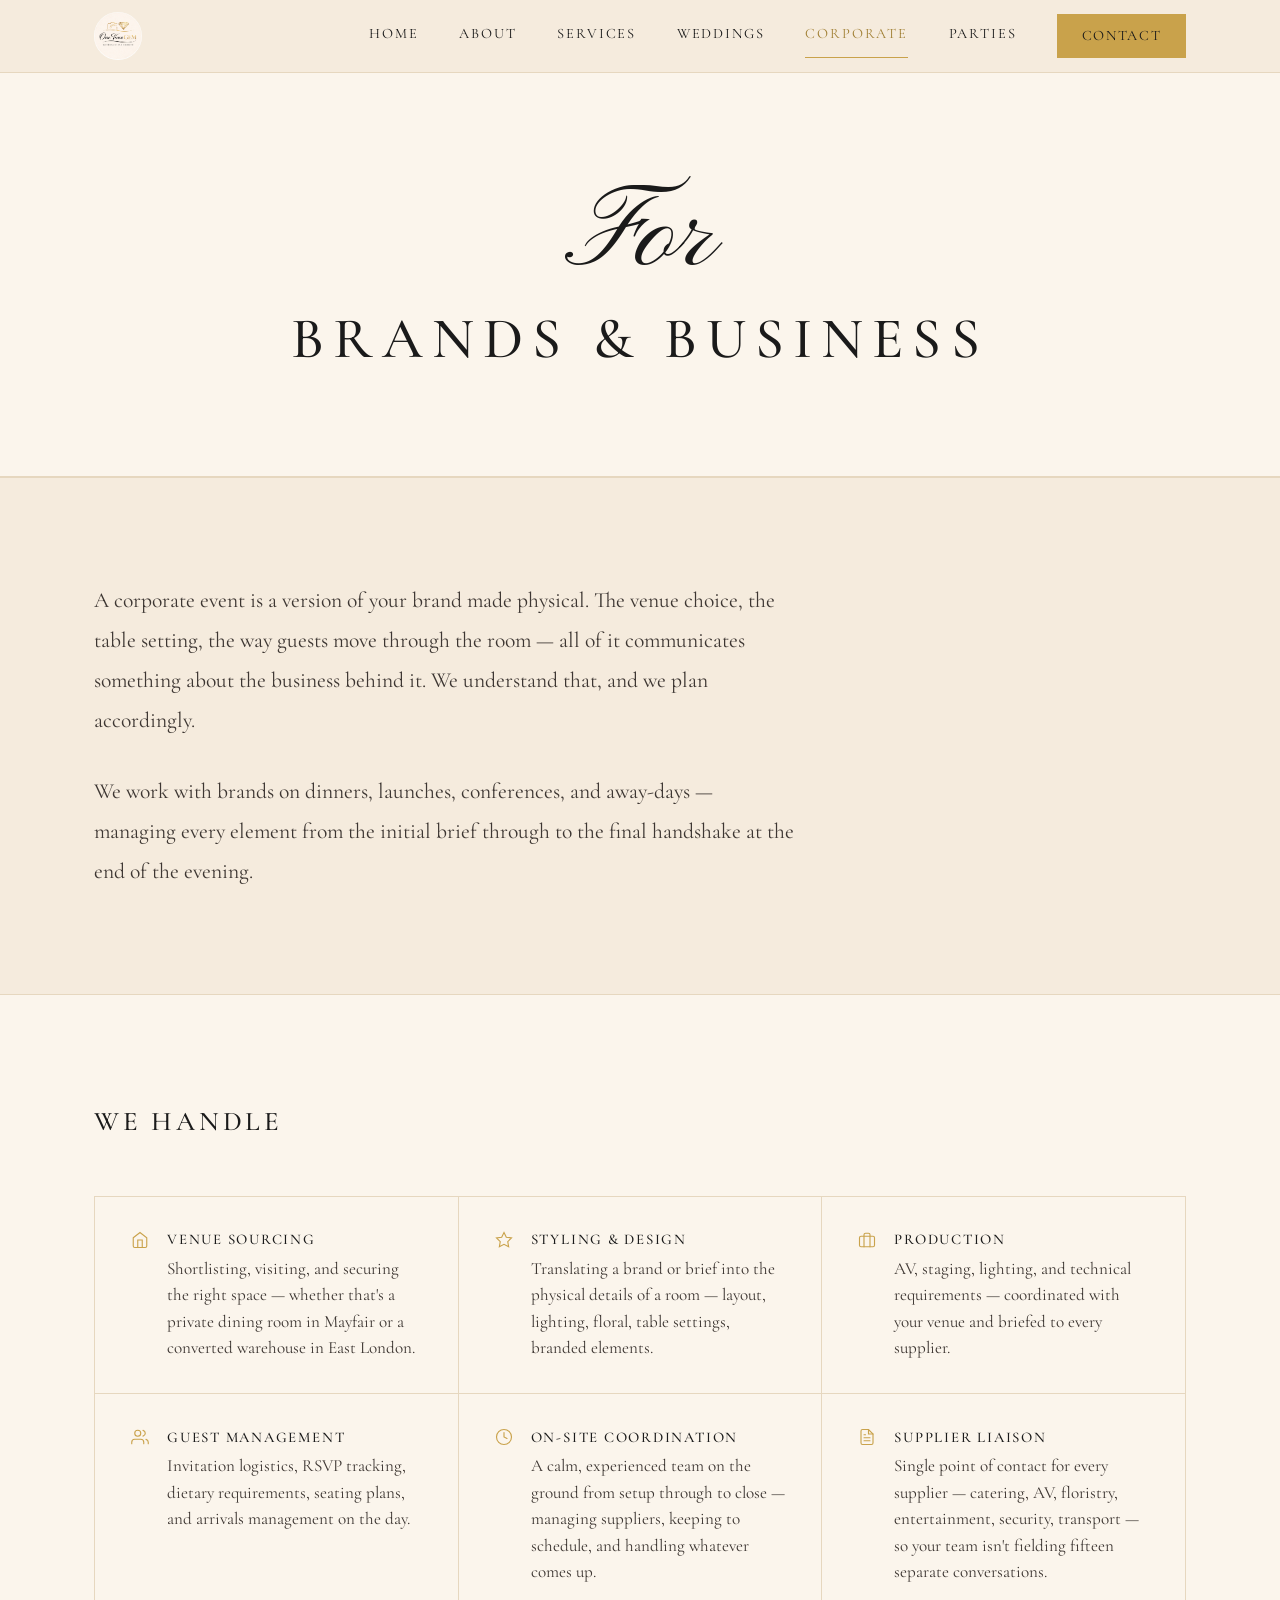
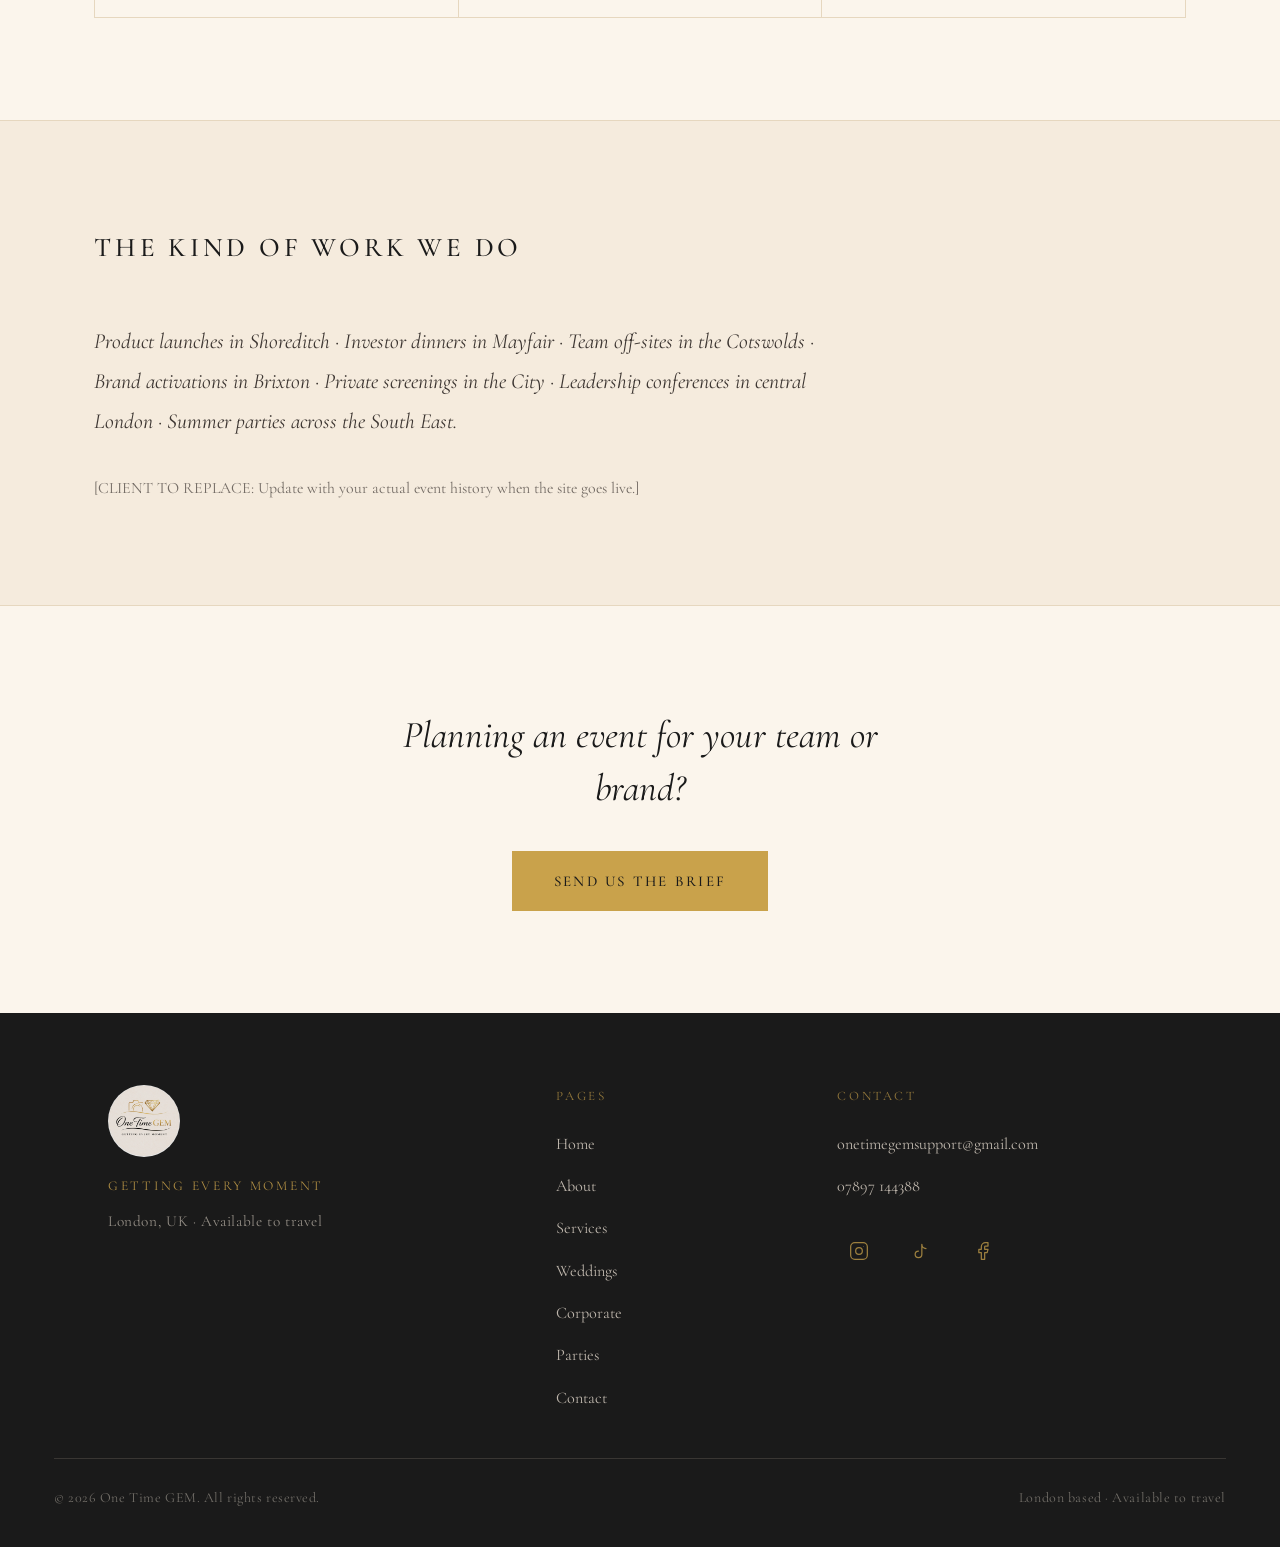
<file: corporate.html>
<!DOCTYPE html>
<html lang="en">
<head>
  <meta charset="UTF-8">
  <meta name="viewport" content="width=device-width, initial-scale=1.0">

  <title>Corporate Events — One Time GEM</title>
  <meta name="description" content="Brand dinners, product launches, conferences, and away-days. One Time GEM handles the detail so your team can focus on the room.">

  <meta property="og:title" content="Corporate Events — One Time GEM">
  <meta property="og:description" content="Brand dinners, product launches, team off-sites. Managed from brief to breakdown.">
  <meta property="og:image" content="logo.jpg">
  <meta property="og:type" content="website">
  <meta property="og:locale" content="en_GB">

  <link rel="icon" href="favicon.svg" type="image/svg+xml">
  <link rel="apple-touch-icon" href="apple-touch-icon.png">
  <link rel="manifest" href="site.webmanifest">

  <link rel="preconnect" href="https://fonts.googleapis.com">
  <link rel="preconnect" href="https://fonts.gstatic.com" crossorigin>
  <link href="https://fonts.googleapis.com/css2?family=Pinyon+Script&family=Cormorant+Garamond:ital,wght@0,300;0,400;0,500;0,600;1,300;1,400;1,500&family=Lato:wght@300;400&display=swap" rel="stylesheet">

  <link rel="stylesheet" href="css/style.css">
</head>
<body>

  <a href="#main-content" class="skip-link">Skip to content</a>

  <header class="site-header" role="banner">
    <nav class="nav container" aria-label="Main navigation">
      <a href="index.html" class="nav__logo" aria-label="One Time GEM — return to home">
        <img src="logo.jpg" alt="One Time GEM — event planning studio" width="48" height="48">
      </a>
      <ul class="nav__links" role="list">
        <li><a href="index.html">Home</a></li>
        <li><a href="about.html">About</a></li>
        <li><a href="services.html">Services</a></li>
        <li><a href="weddings.html">Weddings</a></li>
        <li><a href="corporate.html">Corporate</a></li>
        <li><a href="parties.html">Parties</a></li>
        <li><a href="contact.html" class="nav__cta">Contact</a></li>
      </ul>
      <button class="nav__toggle" aria-label="Open navigation menu" aria-expanded="false" aria-controls="mobile-nav">
        <span></span><span></span><span></span>
      </button>
    </nav>
  </header>

  <div class="mobile-nav" id="mobile-nav" role="dialog" aria-modal="true" aria-label="Navigation menu" aria-hidden="true">
    <div class="mobile-nav__inner">
      <div class="mobile-nav__top">
        <a href="index.html" aria-label="One Time GEM — home">
          <img src="logo.jpg" alt="One Time GEM" class="mobile-nav__logo" width="48" height="48">
        </a>
        <button class="mobile-nav__close" aria-label="Close navigation menu">
          <svg width="22" height="22" viewBox="0 0 24 24" fill="none" stroke="currentColor" stroke-width="1.5" stroke-linecap="round">
            <path d="M18 6L6 18M6 6l12 12"/>
          </svg>
        </button>
      </div>
      <ul class="mobile-nav__links" role="list">
        <li><a href="index.html">Home</a></li>
        <li><a href="about.html">About</a></li>
        <li><a href="services.html">Services</a></li>
        <li><a href="weddings.html">Weddings</a></li>
        <li><a href="corporate.html">Corporate</a></li>
        <li><a href="parties.html">Parties</a></li>
        <li><a href="contact.html" class="nav__cta">Contact</a></li>
      </ul>
    </div>
  </div>
  <div class="mobile-nav__overlay" aria-hidden="true"></div>

  <main id="main-content">

    <!-- HERO -->
    <section class="hero--page" aria-labelledby="page-hero-heading">
      <h1 class="hero__headline" id="page-hero-heading">
        <span class="hero__script">For</span>
        <span class="hero__caps">Brands &amp; Business</span>
      </h1>
    </section>

    <!-- INTRO -->
    <section class="section section--bordered" aria-label="Corporate events introduction">
      <div class="container">
        <p class="page-intro fade-in">
          A corporate event is a version of your brand made physical. The venue choice, the table setting, the way guests move through the room — all of it communicates something about the business behind it. We understand that, and we plan accordingly.
        </p>
        <br>
        <p class="page-intro fade-in">
          We work with brands on dinners, launches, conferences, and away-days — managing every element from the initial brief through to the final handshake at the end of the evening.
        </p>
      </div>
    </section>

    <!-- WE HANDLE -->
    <section class="section section--alt section--bordered" aria-labelledby="handles-heading">
      <div class="container">
        <h2 class="section-heading fade-in" id="handles-heading">We handle</h2>
        <div class="handles-grid">

          <div class="handles-item fade-in">
            <div class="handles-item__icon" aria-hidden="true">
              <svg width="18" height="18" viewBox="0 0 24 24" fill="none" stroke="currentColor" stroke-width="1.5" stroke-linecap="round">
                <path d="M3 9l9-7 9 7v11a2 2 0 0 1-2 2H5a2 2 0 0 1-2-2z"/>
                <polyline points="9 22 9 12 15 12 15 22"/>
              </svg>
            </div>
            <div class="handles-item__text">
              <strong>Venue sourcing</strong>
              Shortlisting, visiting, and securing the right space — whether that's a private dining room in Mayfair or a converted warehouse in East London.
            </div>
          </div>

          <div class="handles-item fade-in fade-in--delay-1">
            <div class="handles-item__icon" aria-hidden="true">
              <svg width="18" height="18" viewBox="0 0 24 24" fill="none" stroke="currentColor" stroke-width="1.5" stroke-linecap="round">
                <polygon points="12 2 15.09 8.26 22 9.27 17 14.14 18.18 21.02 12 17.77 5.82 21.02 7 14.14 2 9.27 8.91 8.26 12 2"/>
              </svg>
            </div>
            <div class="handles-item__text">
              <strong>Styling &amp; design</strong>
              Translating a brand or brief into the physical details of a room — layout, lighting, floral, table settings, branded elements.
            </div>
          </div>

          <div class="handles-item fade-in fade-in--delay-2">
            <div class="handles-item__icon" aria-hidden="true">
              <svg width="18" height="18" viewBox="0 0 24 24" fill="none" stroke="currentColor" stroke-width="1.5" stroke-linecap="round">
                <rect x="2" y="7" width="20" height="14" rx="2"/>
                <path d="M16 21V5a2 2 0 0 0-2-2h-4a2 2 0 0 0-2 2v16"/>
              </svg>
            </div>
            <div class="handles-item__text">
              <strong>Production</strong>
              AV, staging, lighting, and technical requirements — coordinated with your venue and briefed to every supplier.
            </div>
          </div>

          <div class="handles-item fade-in">
            <div class="handles-item__icon" aria-hidden="true">
              <svg width="18" height="18" viewBox="0 0 24 24" fill="none" stroke="currentColor" stroke-width="1.5" stroke-linecap="round">
                <path d="M17 21v-2a4 4 0 0 0-4-4H5a4 4 0 0 0-4 4v2"/>
                <circle cx="9" cy="7" r="4"/>
                <path d="M23 21v-2a4 4 0 0 0-3-3.87"/>
                <path d="M16 3.13a4 4 0 0 1 0 7.75"/>
              </svg>
            </div>
            <div class="handles-item__text">
              <strong>Guest management</strong>
              Invitation logistics, RSVP tracking, dietary requirements, seating plans, and arrivals management on the day.
            </div>
          </div>

          <div class="handles-item fade-in fade-in--delay-1">
            <div class="handles-item__icon" aria-hidden="true">
              <svg width="18" height="18" viewBox="0 0 24 24" fill="none" stroke="currentColor" stroke-width="1.5" stroke-linecap="round">
                <circle cx="12" cy="12" r="10"/>
                <polyline points="12 6 12 12 16 14"/>
              </svg>
            </div>
            <div class="handles-item__text">
              <strong>On-site coordination</strong>
              A calm, experienced team on the ground from setup through to close — managing suppliers, keeping to schedule, and handling whatever comes up.
            </div>
          </div>

          <div class="handles-item fade-in fade-in--delay-2">
            <div class="handles-item__icon" aria-hidden="true">
              <svg width="18" height="18" viewBox="0 0 24 24" fill="none" stroke="currentColor" stroke-width="1.5" stroke-linecap="round">
                <path d="M14 2H6a2 2 0 0 0-2 2v16a2 2 0 0 0 2 2h12a2 2 0 0 0 2-2V8z"/>
                <polyline points="14 2 14 8 20 8"/>
                <line x1="16" y1="13" x2="8" y2="13"/>
                <line x1="16" y1="17" x2="8" y2="17"/>
                <polyline points="10 9 9 9 8 9"/>
              </svg>
            </div>
            <div class="handles-item__text">
              <strong>Supplier liaison</strong>
              Single point of contact for every supplier — catering, AV, floristry, entertainment, security, transport — so your team isn't fielding fifteen separate conversations.
            </div>
          </div>

        </div>
      </div>
    </section>

    <!-- PREVIOUS WORK TYPES -->
    <section class="section section--bordered" aria-labelledby="work-types-heading">
      <div class="container">
        <h2 class="section-heading fade-in" id="work-types-heading">The kind of work we do</h2>
        <!--
          [CLIENT TO REPLACE: Replace the examples below with your actual project types.
           Write in the same format — brief, evocative, location-specific.]
        -->
        <p class="work-types fade-in">
          Product launches in Shoreditch &middot; Investor dinners in Mayfair &middot; Team off-sites in the Cotswolds &middot; Brand activations in Brixton &middot; Private screenings in the City &middot; Leadership conferences in central London &middot; Summer parties across the South East.
        </p>
        <br>
        <p class="work-types fade-in" style="font-style: normal; font-size: 0.88rem; color: var(--ink-soft); opacity: 0.7;">[CLIENT TO REPLACE: Update with your actual event history when the site goes live.]</p>
      </div>
    </section>

    <!-- CTA BAND -->
    <section class="cta-band" aria-label="Call to action">
      <div class="container">
        <p class="cta-band__heading fade-in">Planning an event for your team or brand?</p>
        <a href="contact.html" class="btn btn--solid fade-in fade-in--delay-1">Send us the brief</a>
      </div>
    </section>

  </main>

  <footer class="site-footer" role="contentinfo">
    <div class="footer__inner">
      <div class="footer__brand">
        <a href="index.html" aria-label="One Time GEM — home">
          <img src="logo.jpg" alt="One Time GEM" class="footer__logo">
        </a>
        <p class="footer__tagline">Getting Every Moment</p>
        <p class="footer__location">London, UK &middot; Available to travel</p>
      </div>
      <nav aria-label="Footer navigation">
        <p class="footer__nav-heading">Pages</p>
        <ul class="footer__links" role="list">
          <li><a href="index.html">Home</a></li>
          <li><a href="about.html">About</a></li>
          <li><a href="services.html">Services</a></li>
          <li><a href="weddings.html">Weddings</a></li>
          <li><a href="corporate.html">Corporate</a></li>
          <li><a href="parties.html">Parties</a></li>
          <li><a href="contact.html" class="nav__cta">Contact</a></li>
        </ul>
      </nav>
      <div class="footer__contact-col">
        <p class="footer__nav-heading">Contact</p>
        <ul class="footer__contact-list" role="list">
          <li><a href="mailto:onetimegemsupport@gmail.com">onetimegemsupport@gmail.com</a></li>
          <li><a href="tel:+447897144388">07897 144388</a></li>
        </ul>
        <div class="footer__socials" role="list" aria-label="Social media links">
          <a href="https://instagram.com/onetimegem" class="footer__social-link" target="_blank" rel="noopener noreferrer" aria-label="One Time GEM on Instagram" role="listitem">
            <svg width="20" height="20" viewBox="0 0 24 24" fill="none" stroke="currentColor" stroke-width="1.5" stroke-linecap="round" stroke-linejoin="round" aria-hidden="true"><rect x="2" y="2" width="20" height="20" rx="5"/><circle cx="12" cy="12" r="4"/><circle cx="17.5" cy="6.5" r="0.5" fill="currentColor" stroke="none"/></svg>
          </a>
          <a href="https://tiktok.com/@onetimegem" class="footer__social-link" target="_blank" rel="noopener noreferrer" aria-label="One Time GEM on TikTok" role="listitem">
            <svg width="20" height="20" viewBox="0 0 24 24" fill="none" stroke="currentColor" stroke-width="1.5" stroke-linecap="round" stroke-linejoin="round" aria-hidden="true"><path d="M9 12a4 4 0 1 0 4 4V4a5 5 0 0 0 5 5"/></svg>
          </a>
          <a href="https://www.facebook.com/profile.php?id=61573222525216" class="footer__social-link" target="_blank" rel="noopener noreferrer" aria-label="One Time GEM on Facebook" role="listitem">
            <svg width="20" height="20" viewBox="0 0 24 24" fill="none" stroke="currentColor" stroke-width="1.5" stroke-linecap="round" stroke-linejoin="round" aria-hidden="true"><path d="M18 2h-3a5 5 0 0 0-5 5v3H7v4h3v8h4v-8h3l1-4h-4V7a1 1 0 0 1 1-1h3z"/></svg>
          </a>
        </div>
      </div>
    </div>
    <div class="footer__bottom">
      <p>&copy; 2026 One Time GEM. All rights reserved.</p>
      <p>London based &middot; Available to travel</p>
    </div>
  </footer>

  <script src="js/main.js"></script>
</body>
</html>
</file>
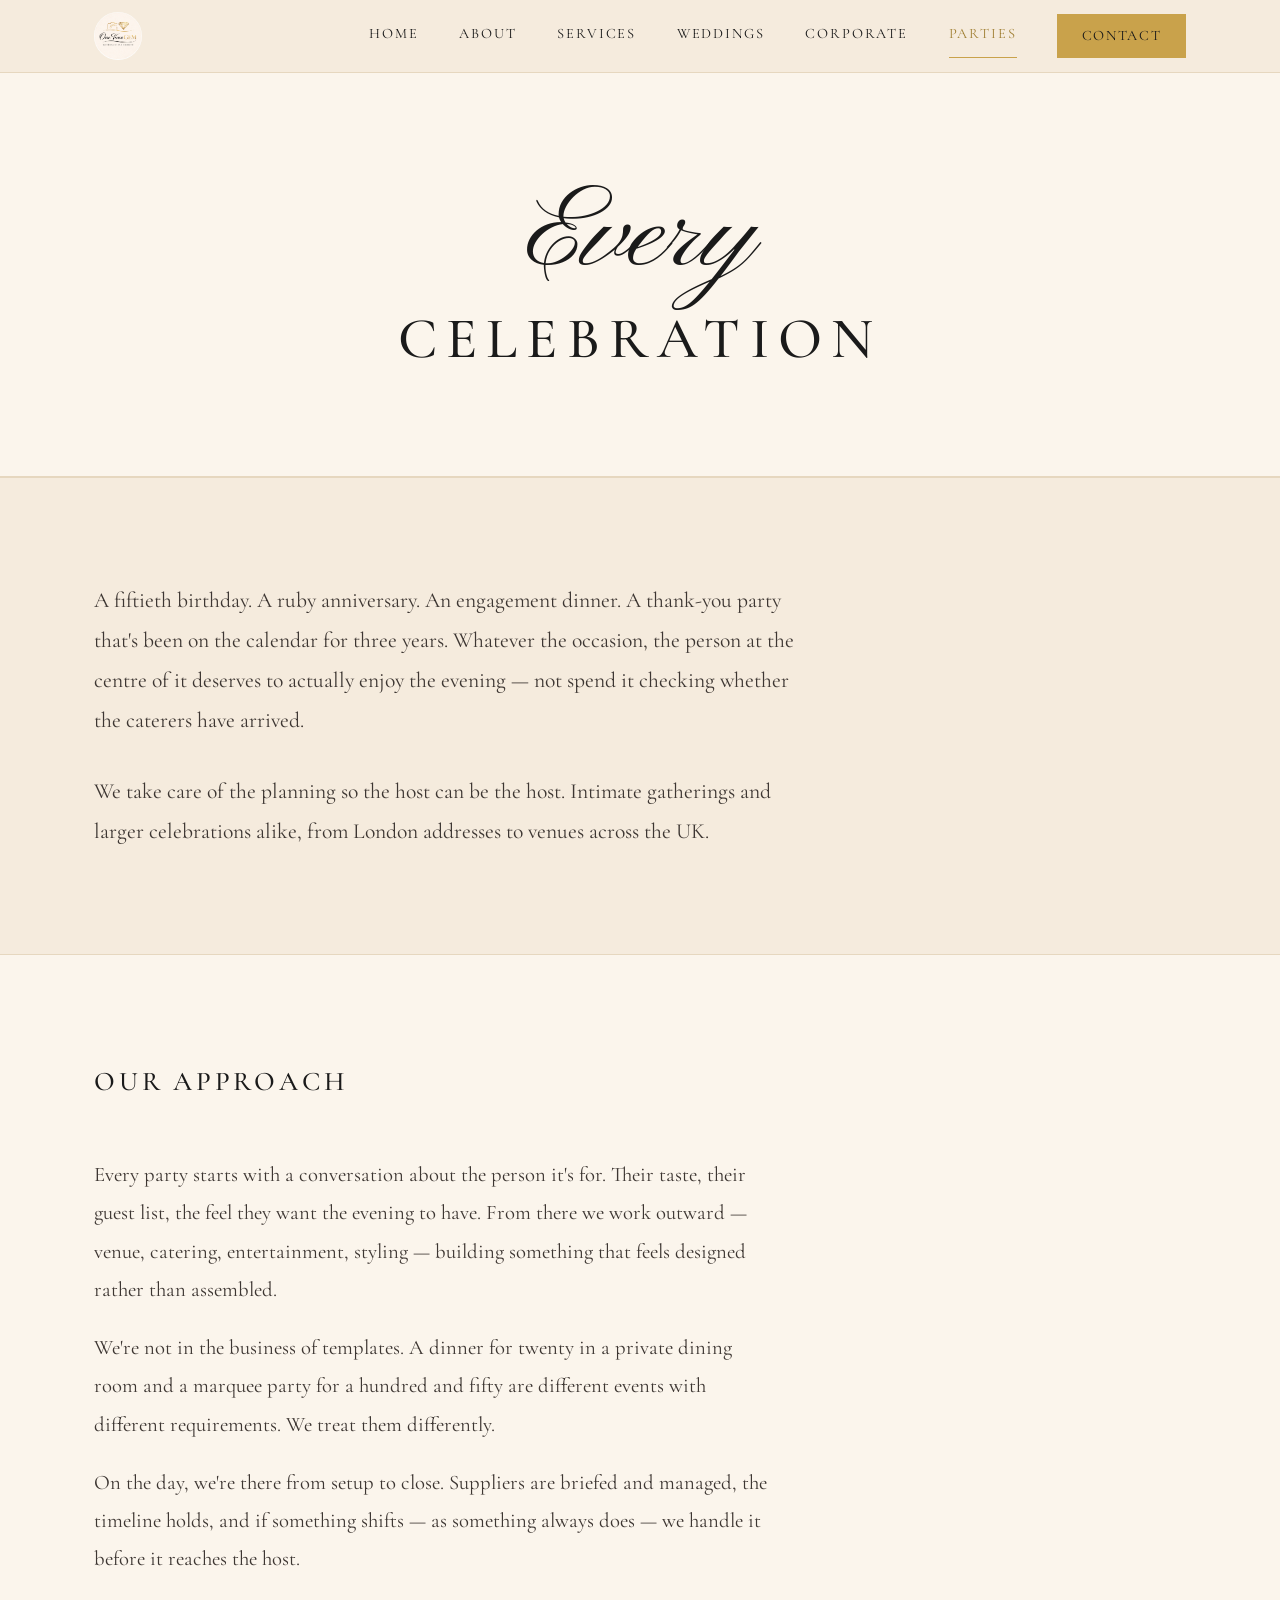
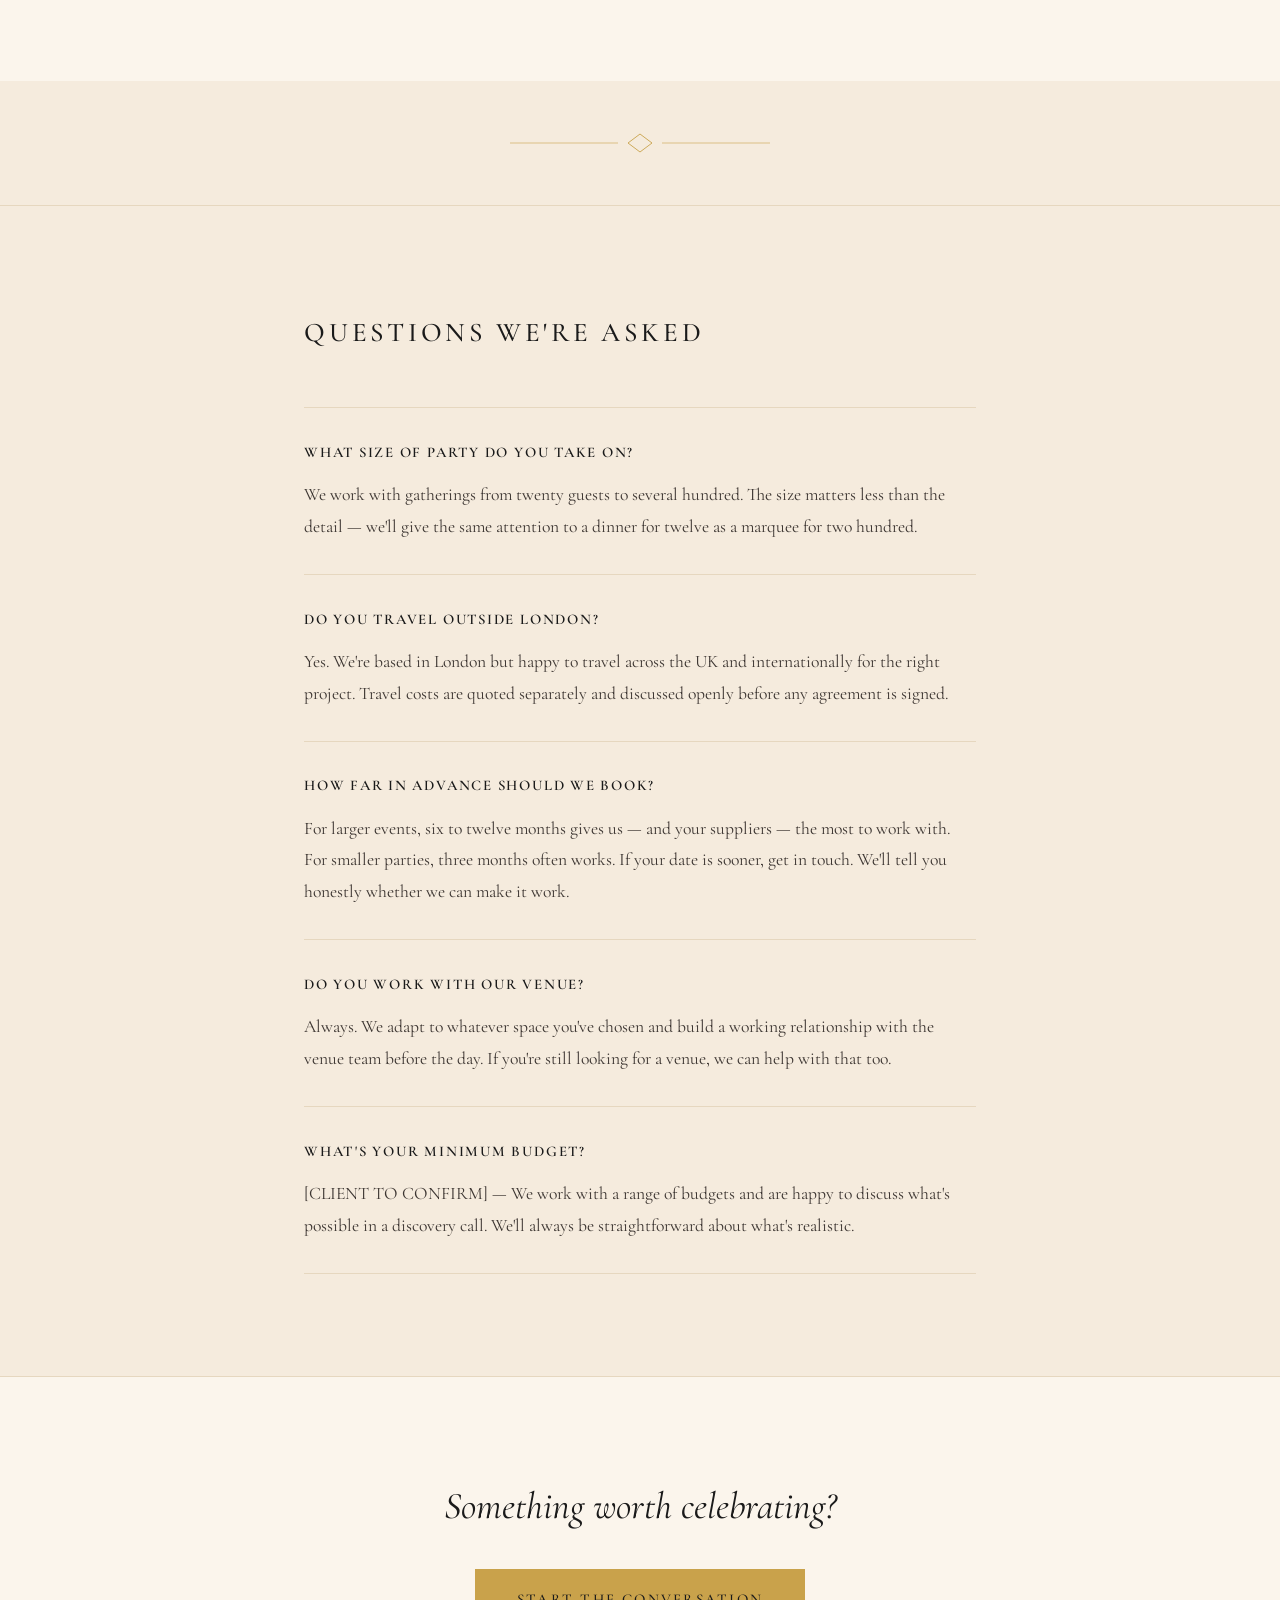
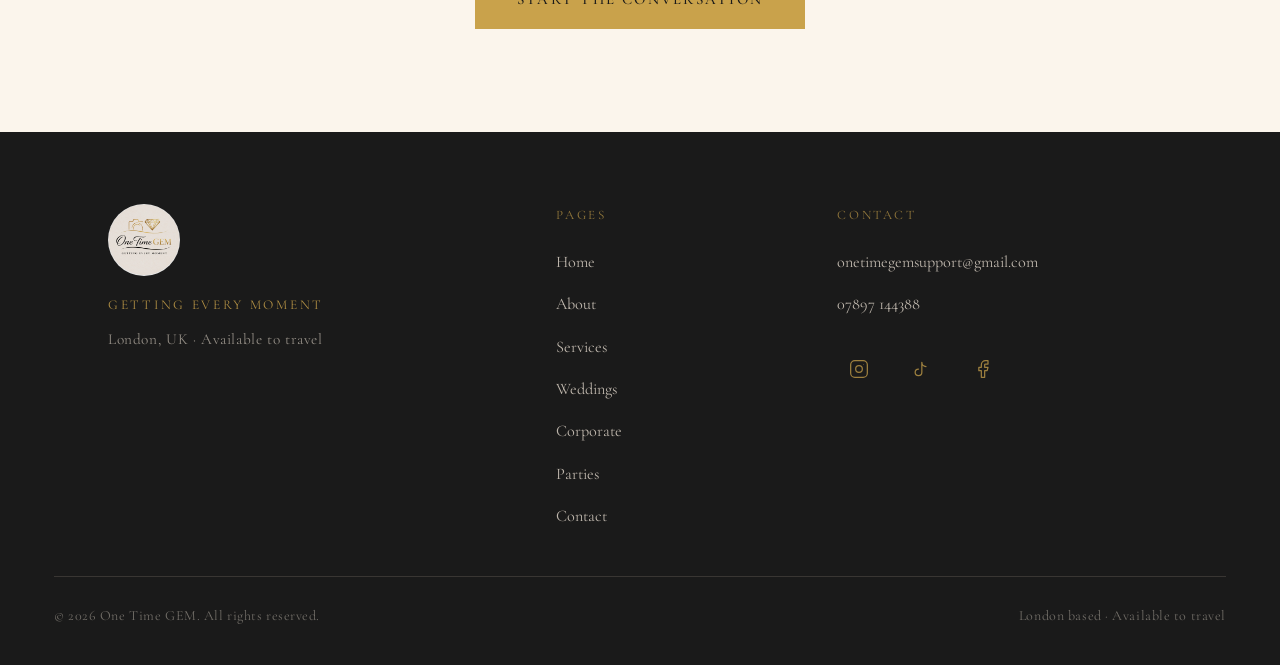
<file: parties.html>
<!DOCTYPE html>
<html lang="en">
<head>
  <meta charset="UTF-8">
  <meta name="viewport" content="width=device-width, initial-scale=1.0">

  <title>Private Parties — One Time GEM</title>
  <meta name="description" content="Milestone birthdays, anniversaries, engagements, and private dinners. Celebrations designed around you. One Time GEM, London.">

  <meta property="og:title" content="Private Parties — One Time GEM">
  <meta property="og:description" content="Milestone birthdays, anniversaries, engagements, and private dinners. Celebrations designed around you.">
  <meta property="og:image" content="logo.jpg">
  <meta property="og:type" content="website">
  <meta property="og:locale" content="en_GB">

  <link rel="icon" href="favicon.svg" type="image/svg+xml">
  <link rel="apple-touch-icon" href="apple-touch-icon.png">
  <link rel="manifest" href="site.webmanifest">

  <link rel="preconnect" href="https://fonts.googleapis.com">
  <link rel="preconnect" href="https://fonts.gstatic.com" crossorigin>
  <link href="https://fonts.googleapis.com/css2?family=Pinyon+Script&family=Cormorant+Garamond:ital,wght@0,300;0,400;0,500;0,600;1,300;1,400;1,500&family=Lato:wght@300;400&display=swap" rel="stylesheet">

  <link rel="stylesheet" href="css/style.css">
</head>
<body>

  <a href="#main-content" class="skip-link">Skip to content</a>

  <header class="site-header" role="banner">
    <nav class="nav container" aria-label="Main navigation">
      <a href="index.html" class="nav__logo" aria-label="One Time GEM — return to home">
        <img src="logo.jpg" alt="One Time GEM — event planning studio" width="48" height="48">
      </a>
      <ul class="nav__links" role="list">
        <li><a href="index.html">Home</a></li>
        <li><a href="about.html">About</a></li>
        <li><a href="services.html">Services</a></li>
        <li><a href="weddings.html">Weddings</a></li>
        <li><a href="corporate.html">Corporate</a></li>
        <li><a href="parties.html">Parties</a></li>
        <li><a href="contact.html" class="nav__cta">Contact</a></li>
      </ul>
      <button class="nav__toggle" aria-label="Open navigation menu" aria-expanded="false" aria-controls="mobile-nav">
        <span></span><span></span><span></span>
      </button>
    </nav>
  </header>

  <div class="mobile-nav" id="mobile-nav" role="dialog" aria-modal="true" aria-label="Navigation menu" aria-hidden="true">
    <div class="mobile-nav__inner">
      <div class="mobile-nav__top">
        <a href="index.html" aria-label="One Time GEM — home">
          <img src="logo.jpg" alt="One Time GEM" class="mobile-nav__logo" width="48" height="48">
        </a>
        <button class="mobile-nav__close" aria-label="Close navigation menu">
          <svg width="22" height="22" viewBox="0 0 24 24" fill="none" stroke="currentColor" stroke-width="1.5" stroke-linecap="round">
            <path d="M18 6L6 18M6 6l12 12"/>
          </svg>
        </button>
      </div>
      <ul class="mobile-nav__links" role="list">
        <li><a href="index.html">Home</a></li>
        <li><a href="about.html">About</a></li>
        <li><a href="services.html">Services</a></li>
        <li><a href="weddings.html">Weddings</a></li>
        <li><a href="corporate.html">Corporate</a></li>
        <li><a href="parties.html">Parties</a></li>
        <li><a href="contact.html" class="nav__cta">Contact</a></li>
      </ul>
    </div>
  </div>
  <div class="mobile-nav__overlay" aria-hidden="true"></div>

  <main id="main-content">

    <!-- HERO -->
    <section class="hero--page" aria-labelledby="page-hero-heading">
      <h1 class="hero__headline" id="page-hero-heading">
        <span class="hero__script">Every</span>
        <span class="hero__caps">Celebration</span>
      </h1>
    </section>

    <!-- INTRO -->
    <section class="section section--bordered" aria-label="Private parties introduction">
      <div class="container">
        <p class="page-intro fade-in">
          A fiftieth birthday. A ruby anniversary. An engagement dinner. A thank-you party that's been on the calendar for three years. Whatever the occasion, the person at the centre of it deserves to actually enjoy the evening — not spend it checking whether the caterers have arrived.
        </p>
        <br>
        <p class="page-intro fade-in">
          We take care of the planning so the host can be the host. Intimate gatherings and larger celebrations alike, from London addresses to venues across the UK.
        </p>
      </div>
    </section>

    <!-- OUR APPROACH -->
    <section class="section section--alt section--bordered" aria-labelledby="approach-heading">
      <div class="container">
        <h2 class="section-heading fade-in" id="approach-heading">Our approach</h2>
        <div class="approach-block fade-in">
          <p>
            Every party starts with a conversation about the person it's for. Their taste, their guest list, the feel they want the evening to have. From there we work outward — venue, catering, entertainment, styling — building something that feels designed rather than assembled.
          </p>
          <p>
            We're not in the business of templates. A dinner for twenty in a private dining room and a marquee party for a hundred and fifty are different events with different requirements. We treat them differently.
          </p>
          <p>
            On the day, we're there from setup to close. Suppliers are briefed and managed, the timeline holds, and if something shifts — as something always does — we handle it before it reaches the host.
          </p>
        </div>
      </div>
    </section>

    <!-- SECTION DIVIDER -->
    <div class="section-divider" aria-hidden="true">
      <svg width="260" height="22" viewBox="0 0 260 22" fill="none" xmlns="http://www.w3.org/2000/svg">
        <line x1="0" y1="11" x2="108" y2="11" stroke="#C9A24B" stroke-width="0.6"/>
        <polygon points="130,2 142,11 130,20 118,11" fill="none" stroke="#C9A24B" stroke-width="0.9"/>
        <line x1="152" y1="11" x2="260" y2="11" stroke="#C9A24B" stroke-width="0.6"/>
      </svg>
    </div>

    <!-- FAQ -->
    <section class="section section--bordered" aria-labelledby="faq-heading">
      <div class="container container--narrow">
        <h2 class="section-heading fade-in" id="faq-heading">Questions we're asked</h2>
        <dl class="faq" aria-label="Frequently asked questions">

          <div class="faq-item fade-in">
            <dt class="faq-item__q">What size of party do you take on?</dt>
            <dd class="faq-item__a">We work with gatherings from twenty guests to several hundred. The size matters less than the detail — we'll give the same attention to a dinner for twelve as a marquee for two hundred.</dd>
          </div>

          <div class="faq-item fade-in">
            <dt class="faq-item__q">Do you travel outside London?</dt>
            <dd class="faq-item__a">Yes. We're based in London but happy to travel across the UK and internationally for the right project. Travel costs are quoted separately and discussed openly before any agreement is signed.</dd>
          </div>

          <div class="faq-item fade-in">
            <dt class="faq-item__q">How far in advance should we book?</dt>
            <dd class="faq-item__a">For larger events, six to twelve months gives us — and your suppliers — the most to work with. For smaller parties, three months often works. If your date is sooner, get in touch. We'll tell you honestly whether we can make it work.</dd>
          </div>

          <div class="faq-item fade-in">
            <dt class="faq-item__q">Do you work with our venue?</dt>
            <dd class="faq-item__a">Always. We adapt to whatever space you've chosen and build a working relationship with the venue team before the day. If you're still looking for a venue, we can help with that too.</dd>
          </div>

          <div class="faq-item fade-in">
            <dt class="faq-item__q">What's your minimum budget?</dt>
            <dd class="faq-item__a">
              <!-- [CLIENT TO CONFIRM: Replace with your actual minimum budget or budget guidance] -->
              [CLIENT TO CONFIRM] — We work with a range of budgets and are happy to discuss what's possible in a discovery call. We'll always be straightforward about what's realistic.
            </dd>
          </div>

        </dl>
      </div>
    </section>

    <!-- CTA BAND -->
    <section class="cta-band" aria-label="Call to action">
      <div class="container">
        <p class="cta-band__heading fade-in">Something worth celebrating?</p>
        <a href="contact.html" class="btn btn--solid fade-in fade-in--delay-1">Start the conversation</a>
      </div>
    </section>

  </main>

  <footer class="site-footer" role="contentinfo">
    <div class="footer__inner">
      <div class="footer__brand">
        <a href="index.html" aria-label="One Time GEM — home">
          <img src="logo.jpg" alt="One Time GEM" class="footer__logo">
        </a>
        <p class="footer__tagline">Getting Every Moment</p>
        <p class="footer__location">London, UK &middot; Available to travel</p>
      </div>
      <nav aria-label="Footer navigation">
        <p class="footer__nav-heading">Pages</p>
        <ul class="footer__links" role="list">
          <li><a href="index.html">Home</a></li>
          <li><a href="about.html">About</a></li>
          <li><a href="services.html">Services</a></li>
          <li><a href="weddings.html">Weddings</a></li>
          <li><a href="corporate.html">Corporate</a></li>
          <li><a href="parties.html">Parties</a></li>
          <li><a href="contact.html" class="nav__cta">Contact</a></li>
        </ul>
      </nav>
      <div class="footer__contact-col">
        <p class="footer__nav-heading">Contact</p>
        <ul class="footer__contact-list" role="list">
          <li><a href="mailto:onetimegemsupport@gmail.com">onetimegemsupport@gmail.com</a></li>
          <li><a href="tel:+447897144388">07897 144388</a></li>
        </ul>
        <div class="footer__socials" role="list" aria-label="Social media links">
          <a href="https://instagram.com/onetimegem" class="footer__social-link" target="_blank" rel="noopener noreferrer" aria-label="One Time GEM on Instagram" role="listitem">
            <svg width="20" height="20" viewBox="0 0 24 24" fill="none" stroke="currentColor" stroke-width="1.5" stroke-linecap="round" stroke-linejoin="round" aria-hidden="true"><rect x="2" y="2" width="20" height="20" rx="5"/><circle cx="12" cy="12" r="4"/><circle cx="17.5" cy="6.5" r="0.5" fill="currentColor" stroke="none"/></svg>
          </a>
          <a href="https://tiktok.com/@onetimegem" class="footer__social-link" target="_blank" rel="noopener noreferrer" aria-label="One Time GEM on TikTok" role="listitem">
            <svg width="20" height="20" viewBox="0 0 24 24" fill="none" stroke="currentColor" stroke-width="1.5" stroke-linecap="round" stroke-linejoin="round" aria-hidden="true"><path d="M9 12a4 4 0 1 0 4 4V4a5 5 0 0 0 5 5"/></svg>
          </a>
          <a href="https://www.facebook.com/profile.php?id=61573222525216" class="footer__social-link" target="_blank" rel="noopener noreferrer" aria-label="One Time GEM on Facebook" role="listitem">
            <svg width="20" height="20" viewBox="0 0 24 24" fill="none" stroke="currentColor" stroke-width="1.5" stroke-linecap="round" stroke-linejoin="round" aria-hidden="true"><path d="M18 2h-3a5 5 0 0 0-5 5v3H7v4h3v8h4v-8h3l1-4h-4V7a1 1 0 0 1 1-1h3z"/></svg>
          </a>
        </div>
      </div>
    </div>
    <div class="footer__bottom">
      <p>&copy; 2026 One Time GEM. All rights reserved.</p>
      <p>London based &middot; Available to travel</p>
    </div>
  </footer>

  <script src="js/main.js"></script>
</body>
</html>
</file>
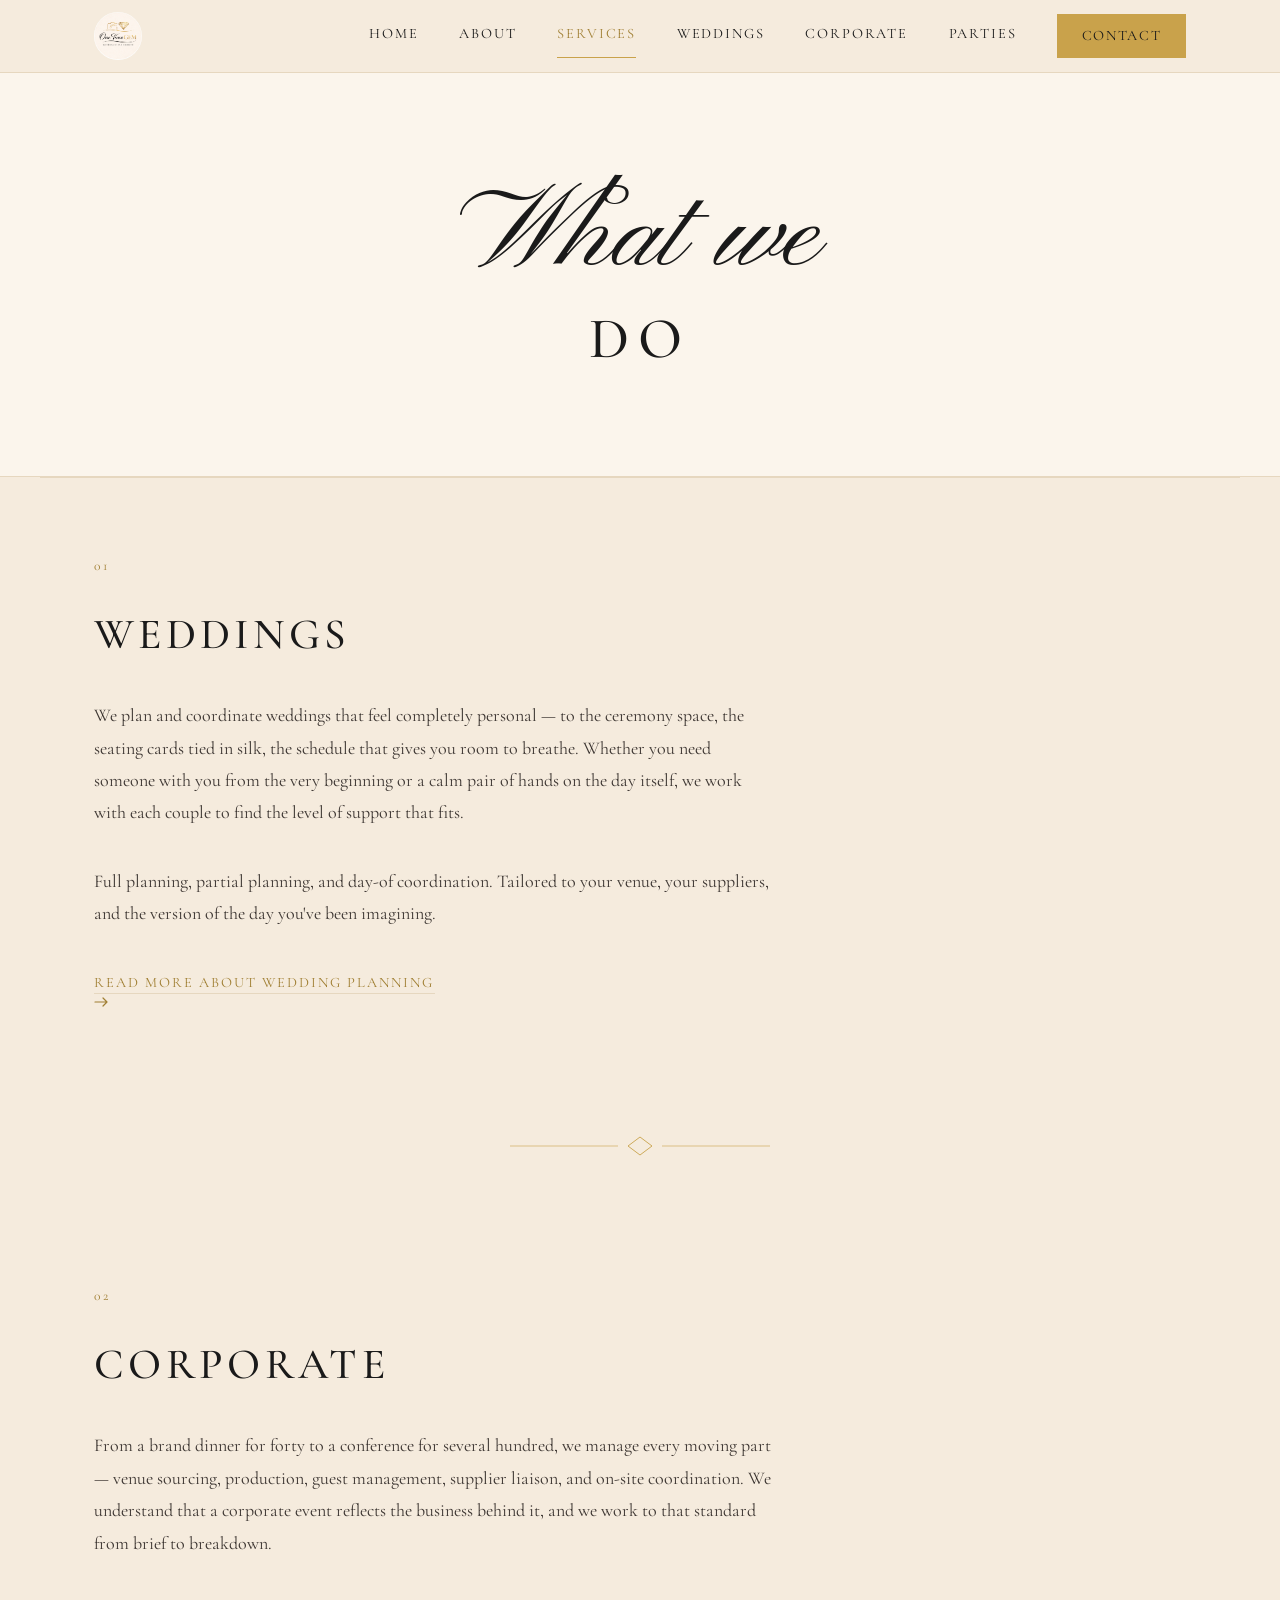
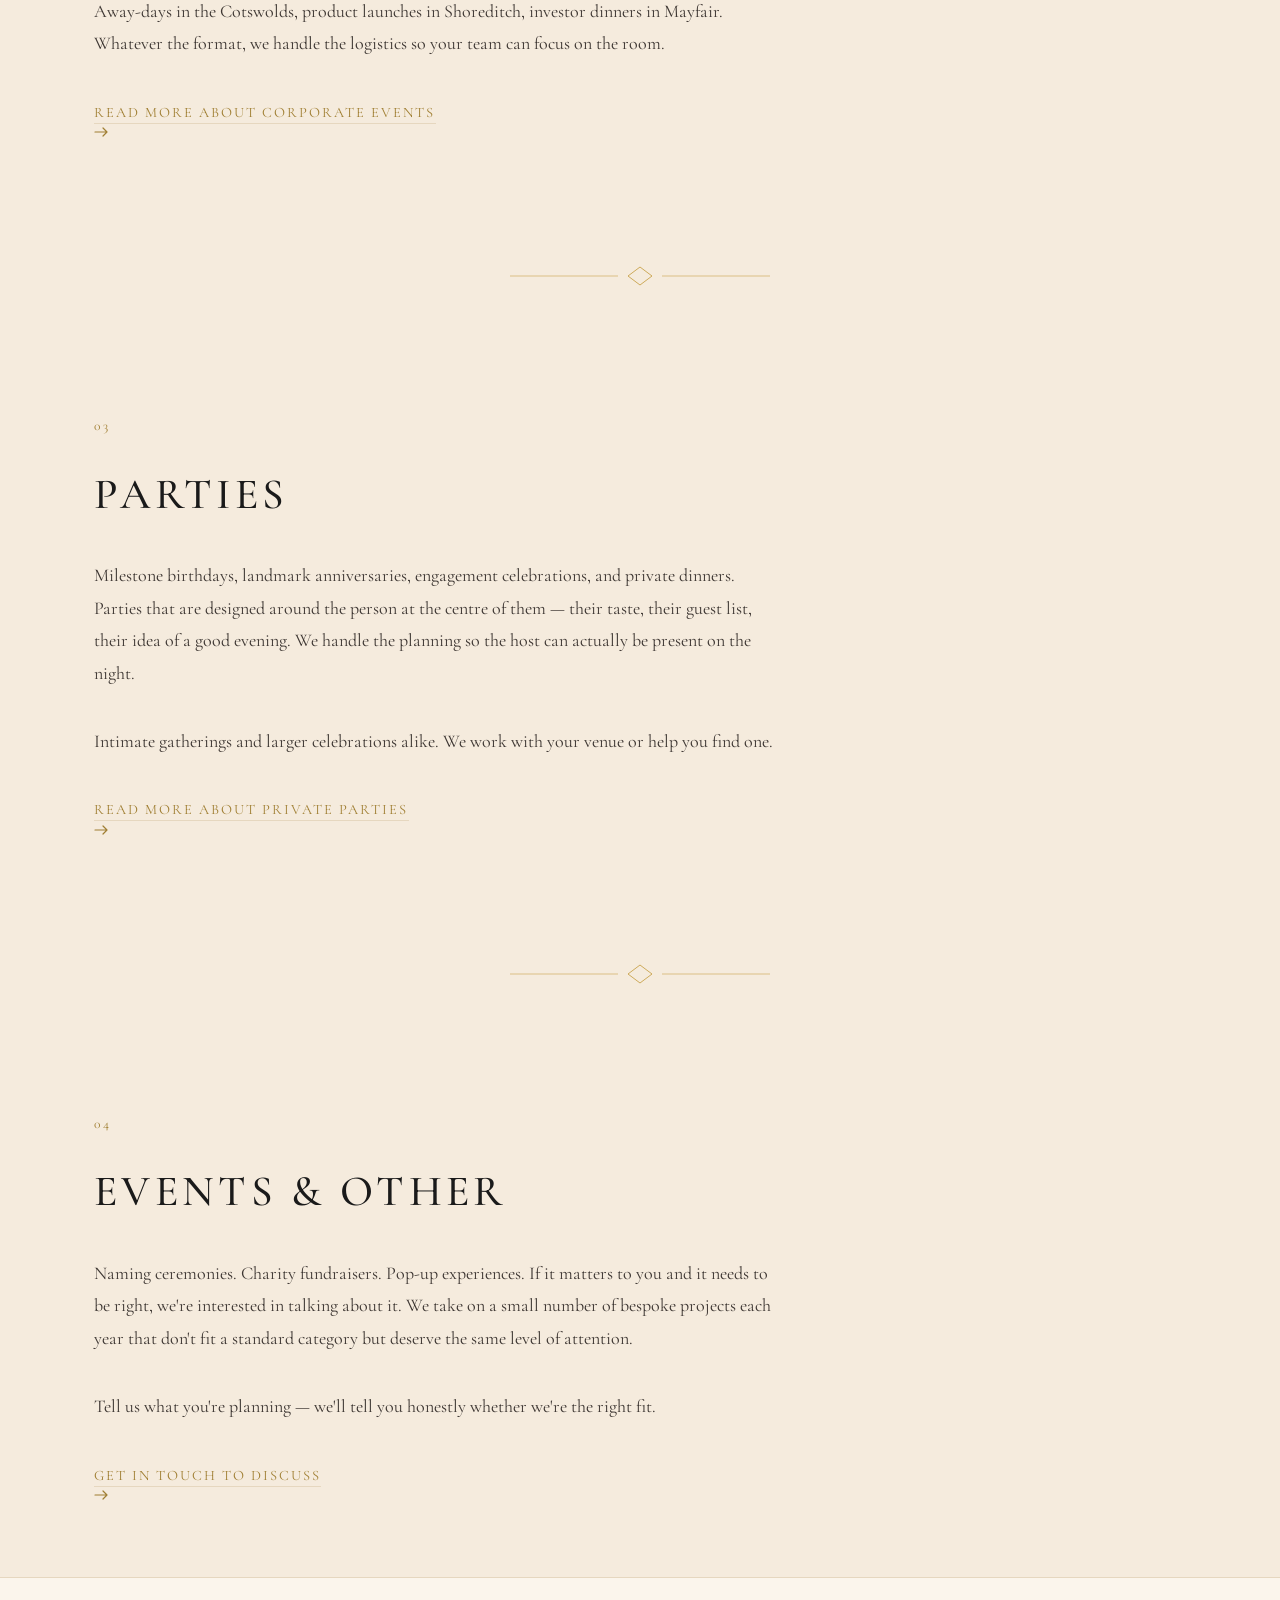
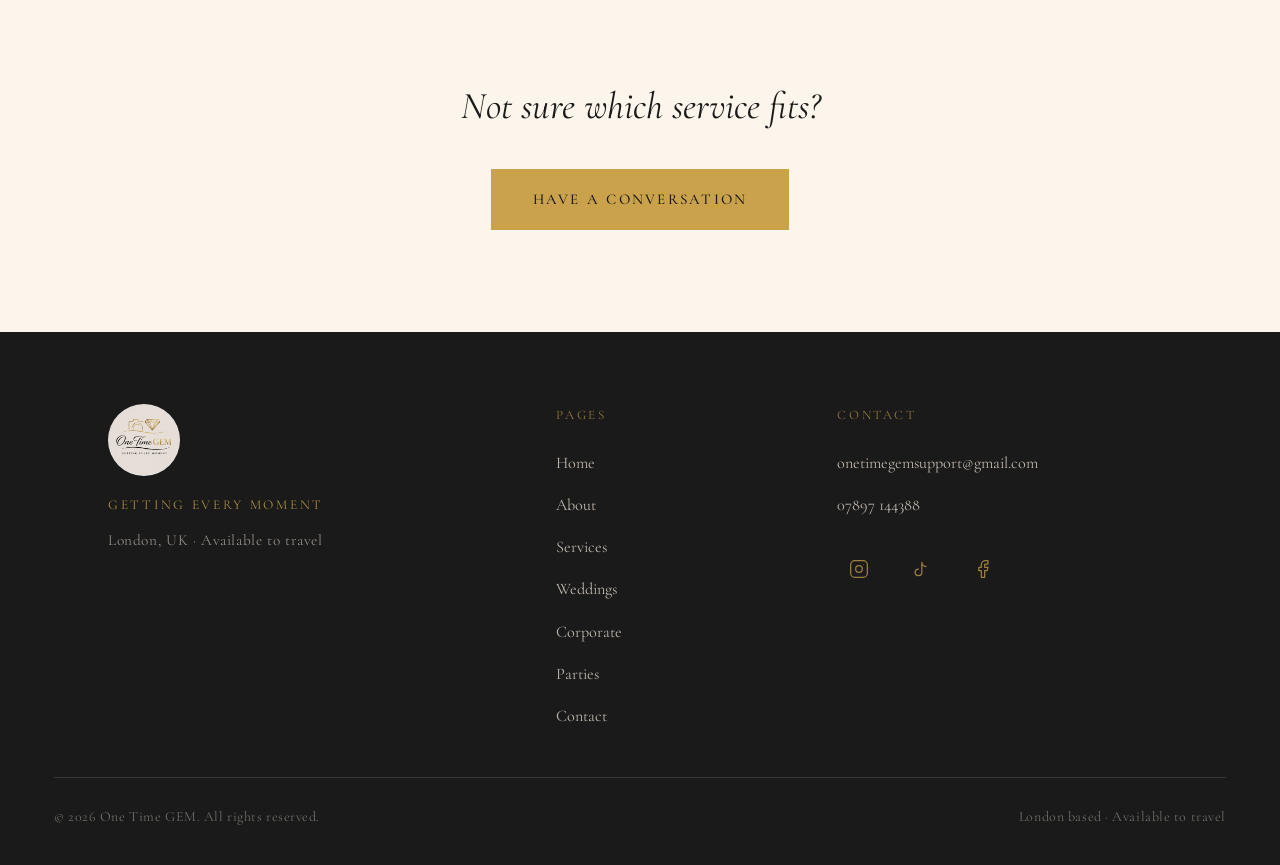
<file: services.html>
<!DOCTYPE html>
<html lang="en">
<head>
  <meta charset="UTF-8">
  <meta name="viewport" content="width=device-width, initial-scale=1.0">

  <title>Our Services — One Time GEM</title>
  <meta name="description" content="Weddings, corporate events, private parties, and more. Find out how One Time GEM can help with your next event in London and beyond.">

  <meta property="og:title" content="Our Services — One Time GEM">
  <meta property="og:description" content="Weddings, corporate events, private parties. London event planning studio.">
  <meta property="og:image" content="logo.jpg">
  <meta property="og:type" content="website">
  <meta property="og:locale" content="en_GB">

  <link rel="icon" href="favicon.svg" type="image/svg+xml">
  <link rel="apple-touch-icon" href="apple-touch-icon.png">
  <link rel="manifest" href="site.webmanifest">

  <link rel="preconnect" href="https://fonts.googleapis.com">
  <link rel="preconnect" href="https://fonts.gstatic.com" crossorigin>
  <link href="https://fonts.googleapis.com/css2?family=Pinyon+Script&family=Cormorant+Garamond:ital,wght@0,300;0,400;0,500;0,600;1,300;1,400;1,500&family=Lato:wght@300;400&display=swap" rel="stylesheet">

  <link rel="stylesheet" href="css/style.css">
</head>
<body>

  <a href="#main-content" class="skip-link">Skip to content</a>

  <header class="site-header" role="banner">
    <nav class="nav container" aria-label="Main navigation">
      <a href="index.html" class="nav__logo" aria-label="One Time GEM — return to home">
        <img src="logo.jpg" alt="One Time GEM — event planning studio" width="48" height="48">
      </a>
      <ul class="nav__links" role="list">
        <li><a href="index.html">Home</a></li>
        <li><a href="about.html">About</a></li>
        <li><a href="services.html">Services</a></li>
        <li><a href="weddings.html">Weddings</a></li>
        <li><a href="corporate.html">Corporate</a></li>
        <li><a href="parties.html">Parties</a></li>
        <li><a href="contact.html" class="nav__cta">Contact</a></li>
      </ul>
      <button class="nav__toggle" aria-label="Open navigation menu" aria-expanded="false" aria-controls="mobile-nav">
        <span></span><span></span><span></span>
      </button>
    </nav>
  </header>

  <div class="mobile-nav" id="mobile-nav" role="dialog" aria-modal="true" aria-label="Navigation menu" aria-hidden="true">
    <div class="mobile-nav__inner">
      <div class="mobile-nav__top">
        <a href="index.html" aria-label="One Time GEM — home">
          <img src="logo.jpg" alt="One Time GEM" class="mobile-nav__logo" width="48" height="48">
        </a>
        <button class="mobile-nav__close" aria-label="Close navigation menu">
          <svg width="22" height="22" viewBox="0 0 24 24" fill="none" stroke="currentColor" stroke-width="1.5" stroke-linecap="round">
            <path d="M18 6L6 18M6 6l12 12"/>
          </svg>
        </button>
      </div>
      <ul class="mobile-nav__links" role="list">
        <li><a href="index.html">Home</a></li>
        <li><a href="about.html">About</a></li>
        <li><a href="services.html">Services</a></li>
        <li><a href="weddings.html">Weddings</a></li>
        <li><a href="corporate.html">Corporate</a></li>
        <li><a href="parties.html">Parties</a></li>
        <li><a href="contact.html" class="nav__cta">Contact</a></li>
      </ul>
    </div>
  </div>
  <div class="mobile-nav__overlay" aria-hidden="true"></div>

  <main id="main-content">

    <!-- HERO -->
    <section class="hero--page" aria-labelledby="page-hero-heading">
      <h1 class="hero__headline" id="page-hero-heading">
        <span class="hero__script">What we</span>
        <span class="hero__caps">Do</span>
      </h1>
    </section>

    <!-- SERVICES SECTIONS -->
    <div class="container section--bordered" style="padding-block: 0;">

      <!-- WEDDINGS -->
      <div id="weddings">
        <div class="service-section fade-in">
          <p class="service-section__label">01</p>
          <h2 class="service-section__title">Weddings</h2>
          <p class="service-section__body">
            We plan and coordinate weddings that feel completely personal — to the ceremony space, the seating cards tied in silk, the schedule that gives you room to breathe. Whether you need someone with you from the very beginning or a calm pair of hands on the day itself, we work with each couple to find the level of support that fits.
          </p>
          <p class="service-section__body">
            Full planning, partial planning, and day-of coordination. Tailored to your venue, your suppliers, and the version of the day you've been imagining.
          </p>
          <a href="weddings.html" class="service-section__link">
            Read more about wedding planning
            <svg width="14" height="10" viewBox="0 0 14 10" fill="none" aria-hidden="true">
              <path d="M9 1l4 4-4 4M1 5h12" stroke="currentColor" stroke-width="1.2" stroke-linecap="round" stroke-linejoin="round"/>
            </svg>
          </a>
        </div>
      </div>

      <!-- DIVIDER -->
      <div class="section-divider" aria-hidden="true">
        <svg width="260" height="22" viewBox="0 0 260 22" fill="none" xmlns="http://www.w3.org/2000/svg">
          <line x1="0" y1="11" x2="108" y2="11" stroke="#C9A24B" stroke-width="0.6"/>
          <polygon points="130,2 142,11 130,20 118,11" fill="none" stroke="#C9A24B" stroke-width="0.9"/>
          <line x1="152" y1="11" x2="260" y2="11" stroke="#C9A24B" stroke-width="0.6"/>
        </svg>
      </div>

      <!-- CORPORATE -->
      <div id="corporate">
        <div class="service-section fade-in">
          <p class="service-section__label">02</p>
          <h2 class="service-section__title">Corporate</h2>
          <p class="service-section__body">
            From a brand dinner for forty to a conference for several hundred, we manage every moving part — venue sourcing, production, guest management, supplier liaison, and on-site coordination. We understand that a corporate event reflects the business behind it, and we work to that standard from brief to breakdown.
          </p>
          <p class="service-section__body">
            Away-days in the Cotswolds, product launches in Shoreditch, investor dinners in Mayfair. Whatever the format, we handle the logistics so your team can focus on the room.
          </p>
          <a href="corporate.html" class="service-section__link">
            Read more about corporate events
            <svg width="14" height="10" viewBox="0 0 14 10" fill="none" aria-hidden="true">
              <path d="M9 1l4 4-4 4M1 5h12" stroke="currentColor" stroke-width="1.2" stroke-linecap="round" stroke-linejoin="round"/>
            </svg>
          </a>
        </div>
      </div>

      <!-- DIVIDER -->
      <div class="section-divider" aria-hidden="true">
        <svg width="260" height="22" viewBox="0 0 260 22" fill="none" xmlns="http://www.w3.org/2000/svg">
          <line x1="0" y1="11" x2="108" y2="11" stroke="#C9A24B" stroke-width="0.6"/>
          <polygon points="130,2 142,11 130,20 118,11" fill="none" stroke="#C9A24B" stroke-width="0.9"/>
          <line x1="152" y1="11" x2="260" y2="11" stroke="#C9A24B" stroke-width="0.6"/>
        </svg>
      </div>

      <!-- PARTIES -->
      <div id="parties">
        <div class="service-section fade-in">
          <p class="service-section__label">03</p>
          <h2 class="service-section__title">Parties</h2>
          <p class="service-section__body">
            Milestone birthdays, landmark anniversaries, engagement celebrations, and private dinners. Parties that are designed around the person at the centre of them — their taste, their guest list, their idea of a good evening. We handle the planning so the host can actually be present on the night.
          </p>
          <p class="service-section__body">
            Intimate gatherings and larger celebrations alike. We work with your venue or help you find one.
          </p>
          <a href="parties.html" class="service-section__link">
            Read more about private parties
            <svg width="14" height="10" viewBox="0 0 14 10" fill="none" aria-hidden="true">
              <path d="M9 1l4 4-4 4M1 5h12" stroke="currentColor" stroke-width="1.2" stroke-linecap="round" stroke-linejoin="round"/>
            </svg>
          </a>
        </div>
      </div>

      <!-- DIVIDER -->
      <div class="section-divider" aria-hidden="true">
        <svg width="260" height="22" viewBox="0 0 260 22" fill="none" xmlns="http://www.w3.org/2000/svg">
          <line x1="0" y1="11" x2="108" y2="11" stroke="#C9A24B" stroke-width="0.6"/>
          <polygon points="130,2 142,11 130,20 118,11" fill="none" stroke="#C9A24B" stroke-width="0.9"/>
          <line x1="152" y1="11" x2="260" y2="11" stroke="#C9A24B" stroke-width="0.6"/>
        </svg>
      </div>

      <!-- EVENTS / OTHER -->
      <div id="events">
        <div class="service-section fade-in">
          <p class="service-section__label">04</p>
          <h2 class="service-section__title">Events &amp; Other</h2>
          <p class="service-section__body">
            Naming ceremonies. Charity fundraisers. Pop-up experiences. If it matters to you and it needs to be right, we're interested in talking about it. We take on a small number of bespoke projects each year that don't fit a standard category but deserve the same level of attention.
          </p>
          <p class="service-section__body">
            Tell us what you're planning — we'll tell you honestly whether we're the right fit.
          </p>
          <a href="contact.html" class="service-section__link">
            Get in touch to discuss
            <svg width="14" height="10" viewBox="0 0 14 10" fill="none" aria-hidden="true">
              <path d="M9 1l4 4-4 4M1 5h12" stroke="currentColor" stroke-width="1.2" stroke-linecap="round" stroke-linejoin="round"/>
            </svg>
          </a>
        </div>
      </div>

    </div>

    <!-- CTA BAND -->
    <section class="cta-band" aria-label="Call to action">
      <div class="container">
        <p class="cta-band__heading fade-in">Not sure which service fits?</p>
        <a href="contact.html" class="btn btn--solid fade-in fade-in--delay-1">Have a conversation</a>
      </div>
    </section>

  </main>

  <footer class="site-footer" role="contentinfo">
    <div class="footer__inner">
      <div class="footer__brand">
        <a href="index.html" aria-label="One Time GEM — home">
          <img src="logo.jpg" alt="One Time GEM" class="footer__logo">
        </a>
        <p class="footer__tagline">Getting Every Moment</p>
        <p class="footer__location">London, UK &middot; Available to travel</p>
      </div>
      <nav aria-label="Footer navigation">
        <p class="footer__nav-heading">Pages</p>
        <ul class="footer__links" role="list">
          <li><a href="index.html">Home</a></li>
          <li><a href="about.html">About</a></li>
          <li><a href="services.html">Services</a></li>
          <li><a href="weddings.html">Weddings</a></li>
          <li><a href="corporate.html">Corporate</a></li>
          <li><a href="parties.html">Parties</a></li>
          <li><a href="contact.html" class="nav__cta">Contact</a></li>
        </ul>
      </nav>
      <div class="footer__contact-col">
        <p class="footer__nav-heading">Contact</p>
        <ul class="footer__contact-list" role="list">
          <li><a href="mailto:onetimegemsupport@gmail.com">onetimegemsupport@gmail.com</a></li>
          <li><a href="tel:+447897144388">07897 144388</a></li>
        </ul>
        <div class="footer__socials" role="list" aria-label="Social media links">
          <a href="https://instagram.com/onetimegem" class="footer__social-link" target="_blank" rel="noopener noreferrer" aria-label="One Time GEM on Instagram" role="listitem">
            <svg width="20" height="20" viewBox="0 0 24 24" fill="none" stroke="currentColor" stroke-width="1.5" stroke-linecap="round" stroke-linejoin="round" aria-hidden="true"><rect x="2" y="2" width="20" height="20" rx="5"/><circle cx="12" cy="12" r="4"/><circle cx="17.5" cy="6.5" r="0.5" fill="currentColor" stroke="none"/></svg>
          </a>
          <a href="https://tiktok.com/@onetimegem" class="footer__social-link" target="_blank" rel="noopener noreferrer" aria-label="One Time GEM on TikTok" role="listitem">
            <svg width="20" height="20" viewBox="0 0 24 24" fill="none" stroke="currentColor" stroke-width="1.5" stroke-linecap="round" stroke-linejoin="round" aria-hidden="true"><path d="M9 12a4 4 0 1 0 4 4V4a5 5 0 0 0 5 5"/></svg>
          </a>
          <a href="https://www.facebook.com/profile.php?id=61573222525216" class="footer__social-link" target="_blank" rel="noopener noreferrer" aria-label="One Time GEM on Facebook" role="listitem">
            <svg width="20" height="20" viewBox="0 0 24 24" fill="none" stroke="currentColor" stroke-width="1.5" stroke-linecap="round" stroke-linejoin="round" aria-hidden="true"><path d="M18 2h-3a5 5 0 0 0-5 5v3H7v4h3v8h4v-8h3l1-4h-4V7a1 1 0 0 1 1-1h3z"/></svg>
          </a>
        </div>
      </div>
    </div>
    <div class="footer__bottom">
      <p>&copy; 2026 One Time GEM. All rights reserved.</p>
      <p>London based &middot; Available to travel</p>
    </div>
  </footer>

  <script src="js/main.js"></script>
</body>
</html>
</file>
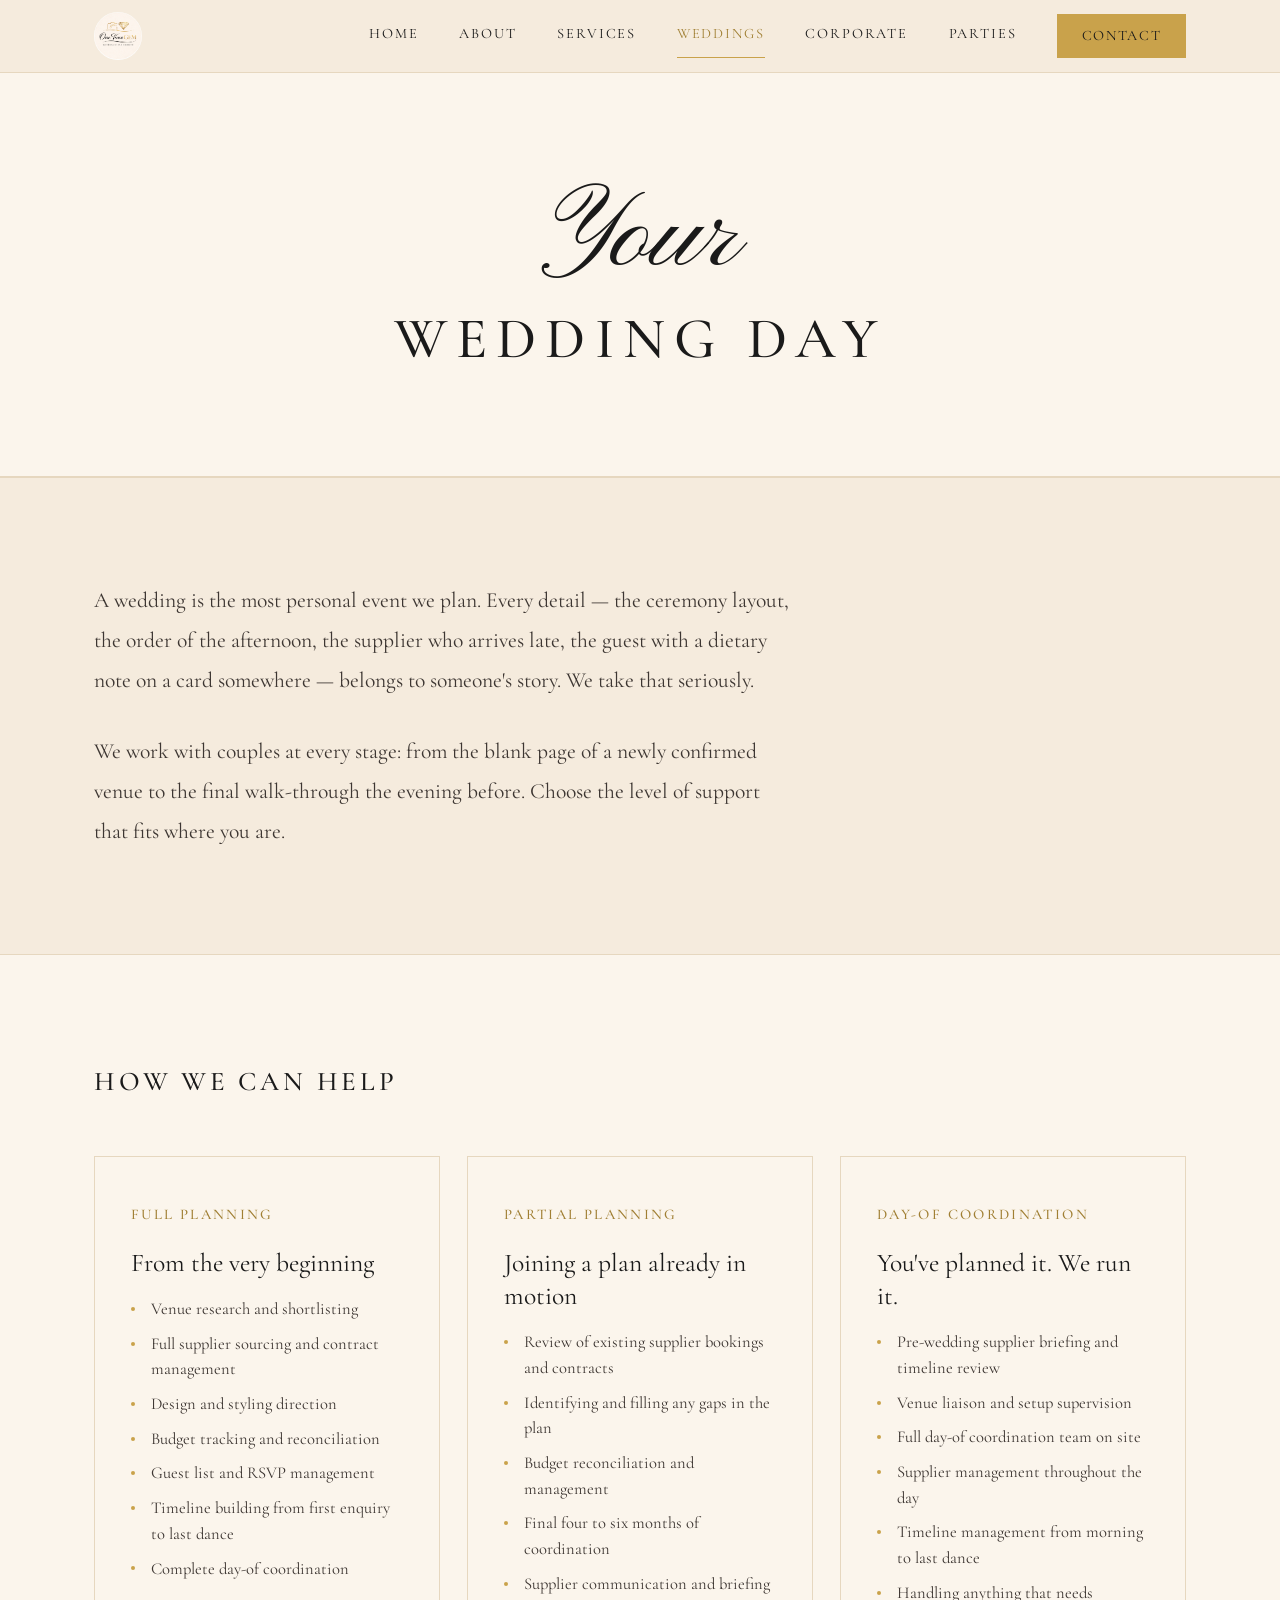
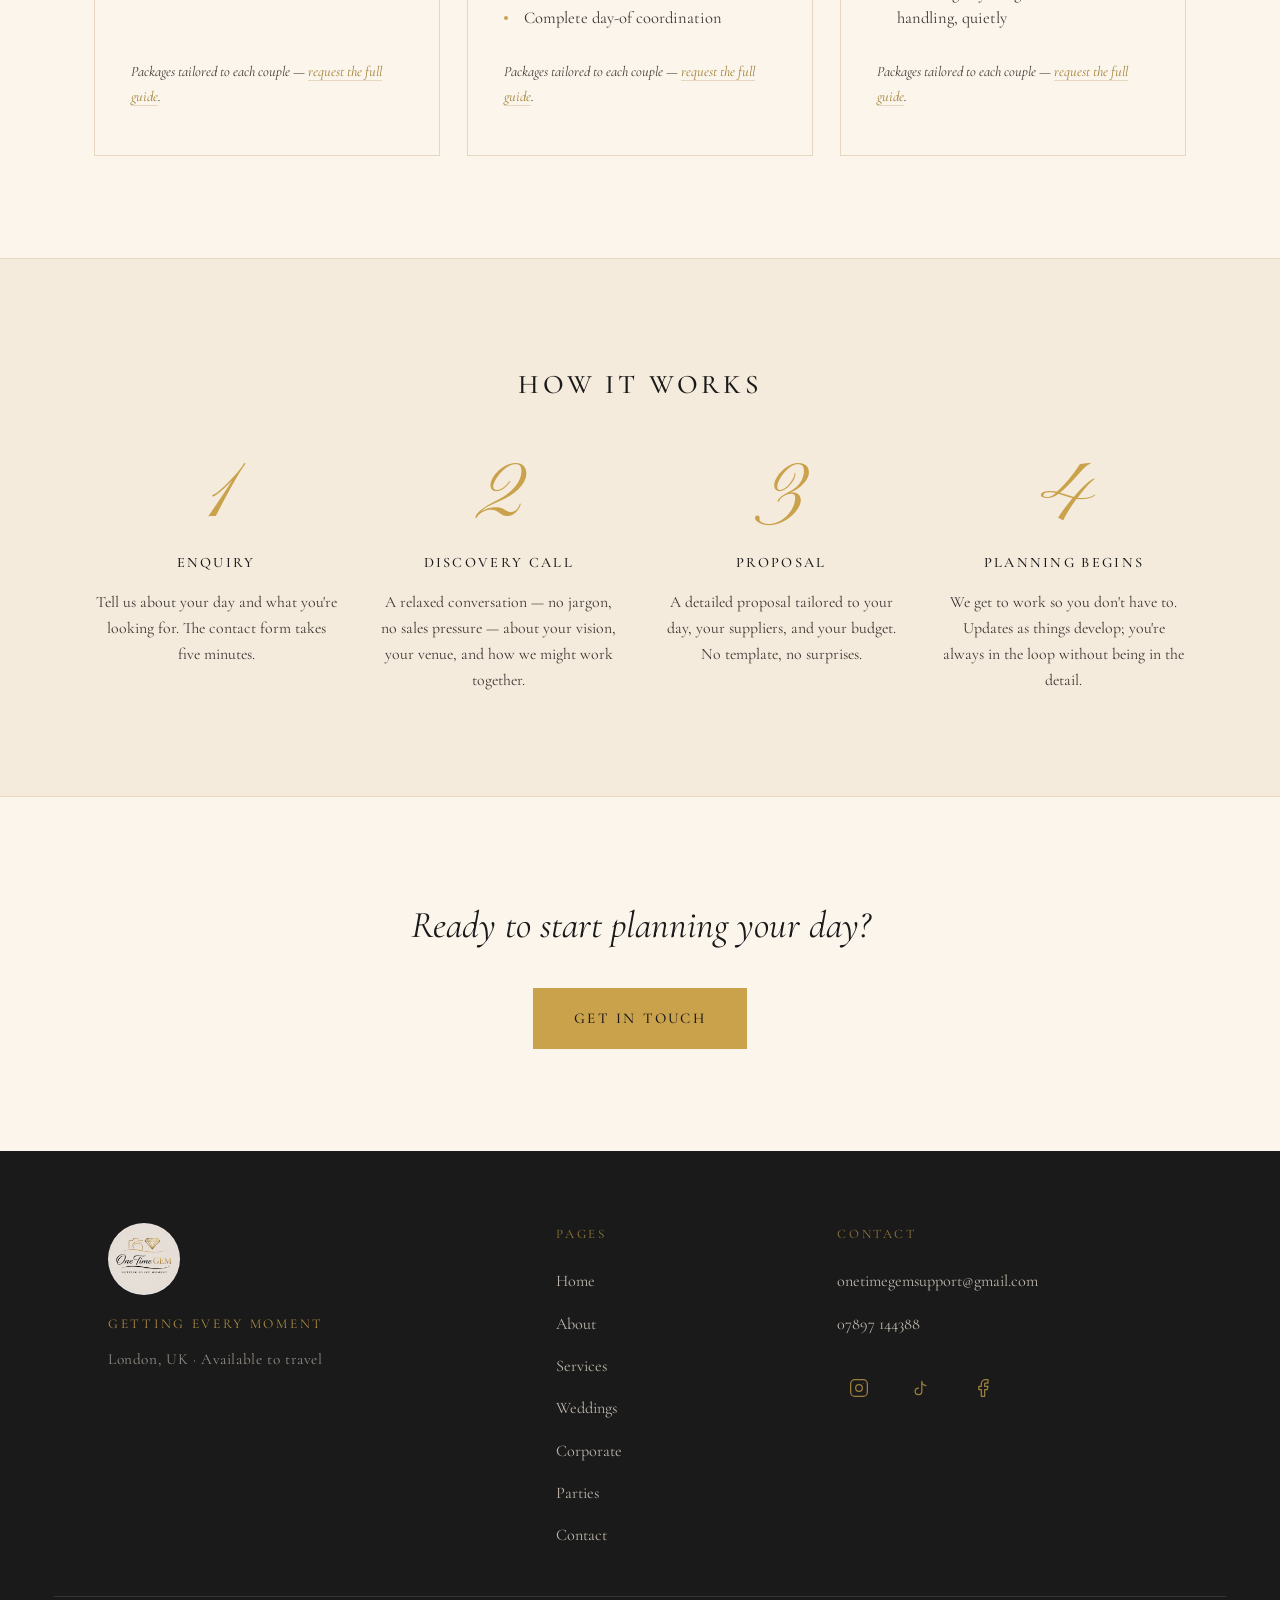
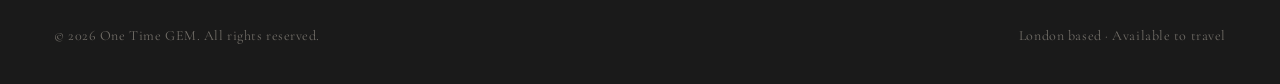
<file: weddings.html>
<!DOCTYPE html>
<html lang="en">
<head>
  <meta charset="UTF-8">
  <meta name="viewport" content="width=device-width, initial-scale=1.0">

  <title>Wedding Planning — One Time GEM</title>
  <meta name="description" content="Full planning, partial planning, and day-of coordination for weddings in London and beyond. Every detail, handled. One Time GEM.">

  <meta property="og:title" content="Wedding Planning — One Time GEM">
  <meta property="og:description" content="Full planning, partial planning, and day-of coordination for weddings in London and beyond.">
  <meta property="og:image" content="logo.jpg">
  <meta property="og:type" content="website">
  <meta property="og:locale" content="en_GB">

  <link rel="icon" href="favicon.svg" type="image/svg+xml">
  <link rel="apple-touch-icon" href="apple-touch-icon.png">
  <link rel="manifest" href="site.webmanifest">

  <link rel="preconnect" href="https://fonts.googleapis.com">
  <link rel="preconnect" href="https://fonts.gstatic.com" crossorigin>
  <link href="https://fonts.googleapis.com/css2?family=Pinyon+Script&family=Cormorant+Garamond:ital,wght@0,300;0,400;0,500;0,600;1,300;1,400;1,500&family=Lato:wght@300;400&display=swap" rel="stylesheet">

  <link rel="stylesheet" href="css/style.css">
</head>
<body>

  <a href="#main-content" class="skip-link">Skip to content</a>

  <header class="site-header" role="banner">
    <nav class="nav container" aria-label="Main navigation">
      <a href="index.html" class="nav__logo" aria-label="One Time GEM — return to home">
        <img src="logo.jpg" alt="One Time GEM — event planning studio" width="48" height="48">
      </a>
      <ul class="nav__links" role="list">
        <li><a href="index.html">Home</a></li>
        <li><a href="about.html">About</a></li>
        <li><a href="services.html">Services</a></li>
        <li><a href="weddings.html">Weddings</a></li>
        <li><a href="corporate.html">Corporate</a></li>
        <li><a href="parties.html">Parties</a></li>
        <li><a href="contact.html" class="nav__cta">Contact</a></li>
      </ul>
      <button class="nav__toggle" aria-label="Open navigation menu" aria-expanded="false" aria-controls="mobile-nav">
        <span></span><span></span><span></span>
      </button>
    </nav>
  </header>

  <div class="mobile-nav" id="mobile-nav" role="dialog" aria-modal="true" aria-label="Navigation menu" aria-hidden="true">
    <div class="mobile-nav__inner">
      <div class="mobile-nav__top">
        <a href="index.html" aria-label="One Time GEM — home">
          <img src="logo.jpg" alt="One Time GEM" class="mobile-nav__logo" width="48" height="48">
        </a>
        <button class="mobile-nav__close" aria-label="Close navigation menu">
          <svg width="22" height="22" viewBox="0 0 24 24" fill="none" stroke="currentColor" stroke-width="1.5" stroke-linecap="round">
            <path d="M18 6L6 18M6 6l12 12"/>
          </svg>
        </button>
      </div>
      <ul class="mobile-nav__links" role="list">
        <li><a href="index.html">Home</a></li>
        <li><a href="about.html">About</a></li>
        <li><a href="services.html">Services</a></li>
        <li><a href="weddings.html">Weddings</a></li>
        <li><a href="corporate.html">Corporate</a></li>
        <li><a href="parties.html">Parties</a></li>
        <li><a href="contact.html" class="nav__cta">Contact</a></li>
      </ul>
    </div>
  </div>
  <div class="mobile-nav__overlay" aria-hidden="true"></div>

  <main id="main-content">

    <!-- HERO -->
    <section class="hero--page" aria-labelledby="page-hero-heading">
      <h1 class="hero__headline" id="page-hero-heading">
        <span class="hero__script">Your</span>
        <span class="hero__caps">Wedding Day</span>
      </h1>
    </section>

    <!-- INTRO -->
    <section class="section section--bordered" aria-label="Wedding planning introduction">
      <div class="container">
        <p class="page-intro fade-in">
          A wedding is the most personal event we plan. Every detail — the ceremony layout, the order of the afternoon, the supplier who arrives late, the guest with a dietary note on a card somewhere — belongs to someone's story. We take that seriously.
        </p>
        <br>
        <p class="page-intro fade-in">
          We work with couples at every stage: from the blank page of a newly confirmed venue to the final walk-through the evening before. Choose the level of support that fits where you are.
        </p>
      </div>
    </section>

    <!-- WHAT'S INCLUDED — THREE TIERS -->
    <section class="section section--alt section--bordered" aria-labelledby="tiers-heading">
      <div class="container">
        <h2 class="section-heading fade-in" id="tiers-heading">How we can help</h2>
        <div class="wedding-tiers">

          <article class="wedding-tier fade-in">
            <p class="wedding-tier__name">Full Planning</p>
            <h3 class="wedding-tier__title">From the very beginning</h3>
            <ul class="wedding-tier__list" role="list">
              <li>Venue research and shortlisting</li>
              <li>Full supplier sourcing and contract management</li>
              <li>Design and styling direction</li>
              <li>Budget tracking and reconciliation</li>
              <li>Guest list and RSVP management</li>
              <li>Timeline building from first enquiry to last dance</li>
              <li>Complete day-of coordination</li>
            </ul>
            <p class="wedding-tier__note">
              Packages tailored to each couple —
              <a href="contact.html">request the full guide</a>.
            </p>
          </article>

          <article class="wedding-tier fade-in fade-in--delay-1">
            <p class="wedding-tier__name">Partial Planning</p>
            <h3 class="wedding-tier__title">Joining a plan already in motion</h3>
            <ul class="wedding-tier__list" role="list">
              <li>Review of existing supplier bookings and contracts</li>
              <li>Identifying and filling any gaps in the plan</li>
              <li>Budget reconciliation and management</li>
              <li>Final four to six months of coordination</li>
              <li>Supplier communication and briefing</li>
              <li>Complete day-of coordination</li>
            </ul>
            <p class="wedding-tier__note">
              Packages tailored to each couple —
              <a href="contact.html">request the full guide</a>.
            </p>
          </article>

          <article class="wedding-tier fade-in fade-in--delay-2">
            <p class="wedding-tier__name">Day-of Coordination</p>
            <h3 class="wedding-tier__title">You've planned it. We run it.</h3>
            <ul class="wedding-tier__list" role="list">
              <li>Pre-wedding supplier briefing and timeline review</li>
              <li>Venue liaison and setup supervision</li>
              <li>Full day-of coordination team on site</li>
              <li>Supplier management throughout the day</li>
              <li>Timeline management from morning to last dance</li>
              <li>Handling anything that needs handling, quietly</li>
            </ul>
            <p class="wedding-tier__note">
              Packages tailored to each couple —
              <a href="contact.html">request the full guide</a>.
            </p>
          </article>

        </div>
      </div>
    </section>

    <!-- HOW IT WORKS -->
    <section class="section section--bordered" aria-labelledby="hiw-heading">
      <div class="container">
        <h2 class="section-heading section-heading--centered fade-in" id="hiw-heading">How it works</h2>
        <div class="how-it-works">

          <div class="hiw-step fade-in">
            <span class="hiw-step__number" aria-hidden="true">1</span>
            <p class="hiw-step__label">Enquiry</p>
            <p class="hiw-step__desc">Tell us about your day and what you're looking for. The contact form takes five minutes.</p>
          </div>

          <div class="hiw-step fade-in fade-in--delay-1">
            <span class="hiw-step__number" aria-hidden="true">2</span>
            <p class="hiw-step__label">Discovery call</p>
            <p class="hiw-step__desc">A relaxed conversation — no jargon, no sales pressure — about your vision, your venue, and how we might work together.</p>
          </div>

          <div class="hiw-step fade-in fade-in--delay-2">
            <span class="hiw-step__number" aria-hidden="true">3</span>
            <p class="hiw-step__label">Proposal</p>
            <p class="hiw-step__desc">A detailed proposal tailored to your day, your suppliers, and your budget. No template, no surprises.</p>
          </div>

          <div class="hiw-step fade-in fade-in--delay-3">
            <span class="hiw-step__number" aria-hidden="true">4</span>
            <p class="hiw-step__label">Planning begins</p>
            <p class="hiw-step__desc">We get to work so you don't have to. Updates as things develop; you're always in the loop without being in the detail.</p>
          </div>

        </div>
      </div>
    </section>

    <!-- CTA BAND -->
    <section class="cta-band" aria-label="Call to action">
      <div class="container">
        <p class="cta-band__heading fade-in">Ready to start planning your day?</p>
        <a href="contact.html" class="btn btn--solid fade-in fade-in--delay-1">Get in touch</a>
      </div>
    </section>

  </main>

  <footer class="site-footer" role="contentinfo">
    <div class="footer__inner">
      <div class="footer__brand">
        <a href="index.html" aria-label="One Time GEM — home">
          <img src="logo.jpg" alt="One Time GEM" class="footer__logo">
        </a>
        <p class="footer__tagline">Getting Every Moment</p>
        <p class="footer__location">London, UK &middot; Available to travel</p>
      </div>
      <nav aria-label="Footer navigation">
        <p class="footer__nav-heading">Pages</p>
        <ul class="footer__links" role="list">
          <li><a href="index.html">Home</a></li>
          <li><a href="about.html">About</a></li>
          <li><a href="services.html">Services</a></li>
          <li><a href="weddings.html">Weddings</a></li>
          <li><a href="corporate.html">Corporate</a></li>
          <li><a href="parties.html">Parties</a></li>
          <li><a href="contact.html" class="nav__cta">Contact</a></li>
        </ul>
      </nav>
      <div class="footer__contact-col">
        <p class="footer__nav-heading">Contact</p>
        <ul class="footer__contact-list" role="list">
          <li><a href="mailto:onetimegemsupport@gmail.com">onetimegemsupport@gmail.com</a></li>
          <li><a href="tel:+447897144388">07897 144388</a></li>
        </ul>
        <div class="footer__socials" role="list" aria-label="Social media links">
          <a href="https://instagram.com/onetimegem" class="footer__social-link" target="_blank" rel="noopener noreferrer" aria-label="One Time GEM on Instagram" role="listitem">
            <svg width="20" height="20" viewBox="0 0 24 24" fill="none" stroke="currentColor" stroke-width="1.5" stroke-linecap="round" stroke-linejoin="round" aria-hidden="true"><rect x="2" y="2" width="20" height="20" rx="5"/><circle cx="12" cy="12" r="4"/><circle cx="17.5" cy="6.5" r="0.5" fill="currentColor" stroke="none"/></svg>
          </a>
          <a href="https://tiktok.com/@onetimegem" class="footer__social-link" target="_blank" rel="noopener noreferrer" aria-label="One Time GEM on TikTok" role="listitem">
            <svg width="20" height="20" viewBox="0 0 24 24" fill="none" stroke="currentColor" stroke-width="1.5" stroke-linecap="round" stroke-linejoin="round" aria-hidden="true"><path d="M9 12a4 4 0 1 0 4 4V4a5 5 0 0 0 5 5"/></svg>
          </a>
          <a href="https://www.facebook.com/profile.php?id=61573222525216" class="footer__social-link" target="_blank" rel="noopener noreferrer" aria-label="One Time GEM on Facebook" role="listitem">
            <svg width="20" height="20" viewBox="0 0 24 24" fill="none" stroke="currentColor" stroke-width="1.5" stroke-linecap="round" stroke-linejoin="round" aria-hidden="true"><path d="M18 2h-3a5 5 0 0 0-5 5v3H7v4h3v8h4v-8h3l1-4h-4V7a1 1 0 0 1 1-1h3z"/></svg>
          </a>
        </div>
      </div>
    </div>
    <div class="footer__bottom">
      <p>&copy; 2026 One Time GEM. All rights reserved.</p>
      <p>London based &middot; Available to travel</p>
    </div>
  </footer>

  <script src="js/main.js"></script>
</body>
</html>
</file>
<file: css/style.css>
/* =============================================
   ONE TIME GEM — Global Stylesheet
   =============================================

   TABLE OF CONTENTS
   1.  Fonts & Custom Properties
   2.  Reset & Base
   3.  Typography Helpers
   4.  Container & Layout
   5.  Buttons
   6.  Navigation
   7.  Mobile Navigation
   8.  Hero Sections
   9.  Section Divider
   10. CTA Band
   11. Footer
   12. Home — Intro Strip
   13. Home — Service Tiles
   14. Home — Testimonials
   15. About Page
   16. Services Page
   17. Weddings Page
   18. Corporate Page
   19. Parties Page
   20. Contact Page
   21. Animations & Transitions
   22. Accessibility
   ============================================= */


/* ─────────────────────────────────────────────
   1. FONTS & CUSTOM PROPERTIES
   ─────────────────────────────────────────────
   PRODUCTION NOTE: Replace these @import rules
   with self-hosted @font-face blocks using woff2
   files downloaded from Google Fonts. See README
   for download links and @font-face template.
   ───────────────────────────────────────────── */

@import url('https://fonts.googleapis.com/css2?family=Pinyon+Script&family=Cormorant+Garamond:ital,wght@0,300;0,400;0,500;0,600;1,300;1,400;1,500&family=Lato:wght@300;400&display=swap');

:root {
  /* Palette */
  --cream:      #F5EBDD;
  --cream-soft: #FBF5EC;
  --gold:       #C9A24B;
  --gold-deep:  #A07F33;
  --ink:        #1A1A1A;
  --ink-soft:   #3D3632;
  --line:       #E6D7BF;

  /* Typography */
  --font-script: 'Pinyon Script', 'Allura', cursive;
  --font-serif:  'Cormorant Garamond', 'Garamond', Georgia, serif;
  --font-sans:   'Lato', system-ui, -apple-system, sans-serif;

  /* Layout */
  --container:   1200px;
  --gutter:      clamp(1.25rem, 5vw, 3rem);
  --section-gap: clamp(4rem, 8vw, 7rem);
  --nav-height:  72px;
}


/* ─────────────────────────────────────────────
   2. RESET & BASE
   ───────────────────────────────────────────── */

*, *::before, *::after {
  box-sizing: border-box;
  margin: 0;
  padding: 0;
}

html {
  font-size: 18px;
  scroll-behavior: smooth;
  -webkit-text-size-adjust: 100%;
}

body {
  background-color: var(--cream);
  color: var(--ink);
  font-family: var(--font-serif);
  font-weight: 400;
  font-size: 1rem;
  line-height: 1.75;
  -webkit-font-smoothing: antialiased;
  -moz-osx-font-smoothing: grayscale;
}

img, svg {
  display: block;
  max-width: 100%;
  height: auto;
}

ul, ol {
  list-style: none;
}

a {
  color: inherit;
  text-decoration: none;
}

button {
  font-family: inherit;
  cursor: pointer;
}

input, select, textarea {
  font-family: inherit;
}


/* ─────────────────────────────────────────────
   3. TYPOGRAPHY HELPERS
   ───────────────────────────────────────────── */

.t-script {
  font-family: var(--font-script);
  font-weight: 400;
}

.t-caps {
  font-family: var(--font-serif);
  text-transform: uppercase;
  letter-spacing: 0.13em;
}

.t-label {
  font-family: var(--font-serif);
  font-size: 0.78rem;
  letter-spacing: 0.16em;
  text-transform: uppercase;
  color: var(--gold-deep);
}

.t-gold {
  color: var(--gold-deep);
}


/* ─────────────────────────────────────────────
   4. CONTAINER & LAYOUT
   ───────────────────────────────────────────── */

.container {
  max-width: var(--container);
  margin-inline: auto;
  padding-inline: var(--gutter);
  width: 100%;
}

.container--narrow {
  max-width: 780px;
}

.section {
  padding-block: var(--section-gap);
}

.section--alt {
  background-color: var(--cream-soft);
}

.section--bordered {
  border-top: 1px solid var(--line);
}

.text-center {
  text-align: center;
}


/* ─────────────────────────────────────────────
   5. BUTTONS
   ───────────────────────────────────────────── */

.btn {
  display: inline-flex;
  align-items: center;
  justify-content: center;
  font-family: var(--font-serif);
  font-size: 0.83rem;
  font-weight: 500;
  letter-spacing: 0.15em;
  text-transform: uppercase;
  text-decoration: none;
  padding: 0.9rem 2.25rem;
  min-height: 48px;
  border: 1.5px solid transparent;
  transition: background-color 0.22s ease, border-color 0.22s ease, color 0.22s ease;
  white-space: nowrap;
}

.btn:focus-visible {
  outline: 2px solid var(--gold);
  outline-offset: 3px;
}

.btn--solid {
  background-color: var(--gold);
  border-color: var(--gold);
  color: var(--ink);
}

.btn--solid:hover {
  background-color: var(--gold-deep);
  border-color: var(--gold-deep);
}

.btn--ghost {
  background-color: transparent;
  border-color: var(--gold);
  color: var(--ink);
}

.btn--ghost:hover {
  background-color: rgba(201, 162, 75, 0.1);
  border-color: var(--gold-deep);
}


/* ─────────────────────────────────────────────
   6. NAVIGATION
   ───────────────────────────────────────────── */

.site-header {
  position: sticky;
  top: 0;
  z-index: 100;
  background-color: var(--cream);
  border-bottom: 1px solid var(--line);
  transition: box-shadow 0.3s ease;
}

.site-header.is-scrolled {
  box-shadow: 0 2px 20px rgba(26, 26, 26, 0.07);
}

.nav {
  display: flex;
  align-items: center;
  justify-content: space-between;
  height: var(--nav-height);
}

.nav__logo {
  flex-shrink: 0;
  display: flex;
  align-items: center;
}

.nav__logo img {
  height: 48px;
  width: 48px;
  border-radius: 50%;
  object-fit: cover;
}

.nav__links {
  display: none;
  align-items: center;
  gap: 2.25rem;
}

.nav__links a {
  font-family: var(--font-serif);
  font-size: 0.8rem;
  font-weight: 400;
  letter-spacing: 0.13em;
  text-transform: uppercase;
  color: var(--ink);
  padding-bottom: 3px;
  border-bottom: 1px solid transparent;
  transition: color 0.2s, border-color 0.2s;
}

.nav__links a:hover,
.nav__links a.is-active {
  color: var(--gold-deep);
  border-bottom-color: var(--gold);
}

.nav__links a:focus-visible {
  outline: 2px solid var(--gold);
  outline-offset: 3px;
  border-bottom-color: transparent;
}

.nav__toggle {
  display: flex;
  flex-direction: column;
  justify-content: center;
  align-items: flex-end;
  gap: 6px;
  background: none;
  border: none;
  padding: 10px;
  min-width: 44px;
  min-height: 44px;
  cursor: pointer;
}

.nav__toggle span {
  display: block;
  height: 1px;
  background-color: var(--gold);
  transition: width 0.25s ease, transform 0.3s ease, opacity 0.3s ease;
}

.nav__toggle span:nth-child(1) { width: 24px; }
.nav__toggle span:nth-child(2) { width: 18px; }
.nav__toggle span:nth-child(3) { width: 24px; }

.nav__toggle:hover span { width: 24px; }

.nav__toggle:focus-visible {
  outline: 2px solid var(--gold);
  outline-offset: 3px;
}

@media (min-width: 1024px) {
  .nav__links {
    display: flex;
  }

  .nav__toggle {
    display: none;
  }
}

/* Contact button in desktop nav */
.nav__links .nav__cta {
  background-color: var(--gold);
  border: 1.5px solid var(--gold);
  color: var(--ink);
  padding: 0.45rem 1.3rem;
  letter-spacing: 0.12em;
  border-bottom: none;
  line-height: 1;
  transition: background-color 0.22s ease, border-color 0.22s ease;
}

.nav__links .nav__cta:hover,
.nav__links .nav__cta.is-active {
  background-color: var(--gold-deep);
  border-color: var(--gold-deep);
  border-bottom: none;
  color: var(--ink);
}


/* ─────────────────────────────────────────────
   7. MOBILE NAVIGATION
   ───────────────────────────────────────────── */

.mobile-nav {
  position: fixed;
  inset: 0;
  z-index: 200;
  background-color: var(--cream);
  display: flex;
  flex-direction: column;
  transform: translateX(100%);
  transition: transform 0.4s cubic-bezier(0.4, 0, 0.2, 1);
  overflow-y: auto;
}

.mobile-nav.is-open {
  transform: translateX(0);
}

.mobile-nav__inner {
  display: flex;
  flex-direction: column;
  min-height: 100%;
}

.mobile-nav__top {
  display: flex;
  align-items: center;
  justify-content: space-between;
  padding: 0 var(--gutter);
  height: var(--nav-height);
  border-bottom: 1px solid var(--line);
  flex-shrink: 0;
}

.mobile-nav__logo {
  height: 48px;
  width: 48px;
  border-radius: 50%;
  object-fit: cover;
}

.mobile-nav__close {
  background: none;
  border: none;
  color: var(--gold-deep);
  padding: 10px;
  min-width: 44px;
  min-height: 44px;
  display: flex;
  align-items: center;
  justify-content: center;
  transition: color 0.2s;
}

.mobile-nav__close:hover {
  color: var(--ink);
}

.mobile-nav__close:focus-visible {
  outline: 2px solid var(--gold);
  outline-offset: 3px;
}

.mobile-nav__links {
  flex: 1;
  padding: 1rem 0 3rem;
}

.mobile-nav__links li {
  border-bottom: 1px solid var(--line);
}

.mobile-nav__links a {
  display: flex;
  align-items: center;
  justify-content: center;
  padding: 1.35rem var(--gutter);
  font-family: var(--font-serif);
  font-size: 1rem;
  font-weight: 400;
  letter-spacing: 0.14em;
  text-transform: uppercase;
  color: var(--ink);
  transition: color 0.2s, background-color 0.2s;
}

.mobile-nav__links a:hover {
  color: var(--gold-deep);
  background-color: var(--cream-soft);
}

/* Contact button in mobile nav */
.mobile-nav__links .nav__cta {
  background-color: var(--gold);
  color: var(--ink);
  font-weight: 500;
}

.mobile-nav__links .nav__cta:hover {
  background-color: var(--gold-deep);
  color: var(--ink);
}

.mobile-nav__links a:focus-visible {
  outline: 2px solid var(--gold);
  outline-offset: -2px;
}

.mobile-nav__overlay {
  position: fixed;
  inset: 0;
  z-index: 190;
  background-color: rgba(26, 26, 26, 0.35);
  opacity: 0;
  pointer-events: none;
  transition: opacity 0.4s ease;
}

.mobile-nav__overlay.is-visible {
  opacity: 1;
  pointer-events: auto;
}

@media (min-width: 1024px) {
  .mobile-nav,
  .mobile-nav__overlay {
    display: none;
  }
}


/* ─────────────────────────────────────────────
   8. HERO SECTIONS
   ───────────────────────────────────────────── */

/* Home hero */
.hero--home {
  position: relative;
  display: flex;
  align-items: center;
  justify-content: center;
  text-align: center;
  padding-block: clamp(4rem, 10vw, 8rem);
  padding-inline: var(--gutter);
  min-height: clamp(560px, 88vh, 820px);
  overflow: hidden;
}

.hero--home::before {
  content: '';
  position: absolute;
  inset: 0;
  background: radial-gradient(ellipse 80% 60% at 50% 0%, var(--cream-soft) 0%, var(--cream) 65%);
  z-index: 0;
}

.hero__inner {
  position: relative;
  z-index: 1;
  display: flex;
  flex-direction: column;
  align-items: center;
  gap: 1.5rem;
}

.hero__logo-mark {
  margin-bottom: 0.5rem;
}

.hero__logo-mark img {
  width: clamp(120px, 18vw, 180px);
  height: clamp(120px, 18vw, 180px);
  border-radius: 50%;
  object-fit: cover;
}

.hero__headline {
  display: flex;
  flex-direction: column;
  align-items: center;
  gap: 0.2rem;
}

.hero__script {
  font-family: var(--font-script);
  font-size: clamp(2.6rem, 7.5vw, 5.5rem);
  color: var(--ink);
  line-height: 1.1;
  font-weight: 400;
}

.hero__caps {
  font-family: var(--font-serif);
  font-size: clamp(1.5rem, 4.2vw, 3.2rem);
  font-weight: 500;
  letter-spacing: 0.14em;
  text-transform: uppercase;
  color: var(--ink);
  line-height: 1.2;
}

.hero__subhead {
  font-family: var(--font-serif);
  font-size: clamp(0.72rem, 1.4vw, 0.88rem);
  letter-spacing: 0.22em;
  text-transform: uppercase;
  color: var(--gold-deep);
  margin-top: -0.5rem;
}

.hero__cta {
  display: flex;
  gap: 1rem;
  justify-content: center;
  flex-wrap: wrap;
  margin-top: 0.5rem;
}

/* Page hero (About, Services, Weddings etc.) */
.hero--page {
  text-align: center;
  padding-block: clamp(3.5rem, 8vw, 6.5rem);
  padding-inline: var(--gutter);
  border-bottom: 1px solid var(--line);
  background-color: var(--cream-soft);
}

.hero--page .hero__headline {
  gap: 0.15rem;
}

.hero--page .hero__script {
  font-size: clamp(3.2rem, 9vw, 7rem);
}

.hero--page .hero__caps {
  font-size: clamp(1.6rem, 4.5vw, 3.6rem);
  letter-spacing: 0.16em;
}


/* ─────────────────────────────────────────────
   9. SECTION DIVIDER
   ───────────────────────────────────────────── */

.section-divider {
  display: flex;
  align-items: center;
  justify-content: center;
  padding-block: clamp(2rem, 4vw, 3rem);
}

.section-divider svg {
  display: block;
}


/* ─────────────────────────────────────────────
   10. CTA BAND
   ───────────────────────────────────────────── */

.cta-band {
  background-color: var(--cream-soft);
  padding-block: var(--section-gap);
  padding-inline: var(--gutter);
  text-align: center;
  border-top: 1px solid var(--line);
}

.cta-band__heading {
  font-family: var(--font-serif);
  font-size: clamp(1.4rem, 3vw, 2.1rem);
  font-weight: 400;
  font-style: italic;
  color: var(--ink);
  margin-bottom: 2rem;
  line-height: 1.4;
  max-width: 560px;
  margin-inline: auto;
  margin-bottom: 2rem;
}


/* ─────────────────────────────────────────────
   11. FOOTER
   ───────────────────────────────────────────── */

.site-footer {
  background-color: var(--ink);
  color: var(--cream);
  padding-block-start: 4rem;
  padding-block-end: 2rem;
  padding-inline: var(--gutter);
}

.footer__inner {
  max-width: var(--container);
  margin-inline: auto;
  display: grid;
  grid-template-columns: 1fr;
  padding-inline: var(--gutter);
  gap: 2.75rem;
  text-align: center;
}

@media (min-width: 640px) {
  .footer__inner {
    grid-template-columns: 1fr 1fr;
    text-align: left;
  }
}

@media (min-width: 1024px) {
  .footer__inner {
    grid-template-columns: 1.8fr 1fr 1.6fr;
    gap: 4rem;
  }
}

.footer__logo {
  height: 72px;
  width: 72px;
  border-radius: 50%;
  object-fit: cover;
  margin-bottom: 1rem;
  opacity: 0.9;
}

@media (max-width: 639px) {
  .footer__logo {
    margin-inline: auto;
  }
}

.footer__tagline {
  font-family: var(--font-serif);
  font-size: 0.75rem;
  letter-spacing: 0.2em;
  text-transform: uppercase;
  color: var(--gold);
  opacity: 0.85;
  margin-bottom: 0.5rem;
}

.footer__location {
  font-family: var(--font-serif);
  font-size: 0.85rem;
  color: rgba(245, 235, 221, 0.55);
  letter-spacing: 0.04em;
}

.footer__nav-heading {
  font-family: var(--font-serif);
  font-size: 0.72rem;
  letter-spacing: 0.2em;
  text-transform: uppercase;
  color: var(--gold);
  opacity: 0.7;
  margin-bottom: 1.1rem;
}

.footer__links {
  display: flex;
  flex-direction: column;
  gap: 0.6rem;
}

.footer__links a {
  font-family: var(--font-serif);
  font-size: 0.9rem;
  color: rgba(245, 235, 221, 0.75);
  transition: color 0.2s;
}

.footer__links a:hover {
  color: var(--gold);
}

.footer__contact-list {
  display: flex;
  flex-direction: column;
  gap: 0.6rem;
  margin-bottom: 1.5rem;
}

.footer__contact-list a {
  font-family: var(--font-serif);
  font-size: 0.9rem;
  color: rgba(245, 235, 221, 0.75);
  transition: color 0.2s;
}

.footer__contact-list a:hover {
  color: var(--gold);
}

.footer__socials {
  display: flex;
  gap: 1rem;
  align-items: center;
}

@media (max-width: 639px) {
  .footer__socials {
    justify-content: center;
  }
}

.footer__social-link {
  display: flex;
  align-items: center;
  justify-content: center;
  min-width: 44px;
  min-height: 44px;
  color: var(--gold);
  opacity: 0.75;
  transition: opacity 0.2s;
}

.footer__social-link:hover {
  opacity: 1;
}

.footer__social-link:focus-visible {
  outline: 2px solid var(--gold);
  outline-offset: 3px;
  opacity: 1;
}

.footer__bottom {
  max-width: var(--container);
  margin-inline: auto;
  margin-top: 2.5rem;
  padding-top: 1.5rem;
  border-top: 1px solid rgba(230, 215, 191, 0.15);
  display: flex;
  flex-direction: column;
  align-items: center;
  gap: 0.4rem;
  text-align: center;
}

@media (min-width: 640px) {
  .footer__bottom {
    flex-direction: row;
    justify-content: space-between;
    text-align: left;
  }
}

.footer__bottom p {
  font-family: var(--font-serif);
  font-size: 0.78rem;
  color: rgba(245, 235, 221, 0.4);
  letter-spacing: 0.04em;
}


/* ─────────────────────────────────────────────
   12. HOME — INTRO STRIP
   ───────────────────────────────────────────── */

.intro-strip {
  text-align: center;
  border-bottom: 1px solid var(--line);
}

.intro-strip p {
  font-family: var(--font-serif);
  font-size: clamp(1.05rem, 2.2vw, 1.3rem);
  font-weight: 400;
  line-height: 1.75;
  color: var(--ink-soft);
  max-width: 680px;
  margin-inline: auto;
}

.intro-strip p em {
  font-style: italic;
  color: var(--ink);
}


/* ─────────────────────────────────────────────
   13. HOME — SERVICE TILES
   ───────────────────────────────────────────── */

.service-tiles__heading {
  font-family: var(--font-serif);
  font-size: 0.78rem;
  letter-spacing: 0.2em;
  text-transform: uppercase;
  color: var(--gold-deep);
  text-align: center;
  margin-bottom: 3rem;
}

.service-tiles__grid {
  display: grid;
  grid-template-columns: 1fr;
  gap: 1.25rem;
}

@media (min-width: 600px) {
  .service-tiles__grid {
    grid-template-columns: 1fr 1fr;
  }
}

.service-tile {
  border: 1px solid var(--line);
  background-color: var(--cream-soft);
  padding: 2.25rem 2rem 2rem;
  transition: border-color 0.22s, background-color 0.22s;
  display: flex;
  flex-direction: column;
  gap: 0.85rem;
}

.service-tile:hover {
  border-color: var(--gold);
  background-color: var(--cream);
}

.service-tile__label {
  font-family: var(--font-serif);
  font-size: clamp(1.1rem, 2vw, 1.4rem);
  font-weight: 500;
  letter-spacing: 0.12em;
  text-transform: uppercase;
  color: var(--ink);
}

.service-tile__desc {
  font-family: var(--font-serif);
  font-size: 0.95rem;
  color: var(--ink-soft);
  line-height: 1.65;
  flex: 1;
}

.service-tile__link {
  display: inline-flex;
  align-items: center;
  gap: 0.35rem;
  font-family: var(--font-serif);
  font-size: 0.78rem;
  letter-spacing: 0.14em;
  text-transform: uppercase;
  color: var(--gold-deep);
  border-bottom: 1px solid var(--line);
  padding-bottom: 1px;
  width: fit-content;
  transition: border-color 0.2s, color 0.2s;
}

.service-tile__link:hover {
  border-color: var(--gold);
  color: var(--ink);
}


/* ─────────────────────────────────────────────
   14. HOME — TESTIMONIALS
   ───────────────────────────────────────────── */

.testimonials {
  text-align: center;
}

.testimonials__label {
  font-family: var(--font-serif);
  font-size: 0.78rem;
  letter-spacing: 0.2em;
  text-transform: uppercase;
  color: var(--gold-deep);
  margin-bottom: 3rem;
}

.testimonials__grid {
  display: grid;
  grid-template-columns: 1fr;
  gap: 2.5rem;
}

@media (min-width: 768px) {
  .testimonials__grid {
    grid-template-columns: repeat(3, 1fr);
    gap: 3rem;
  }
}

.testimonial {
  display: flex;
  flex-direction: column;
  align-items: center;
  gap: 1rem;
}

.testimonial__mark {
  font-family: var(--font-script);
  font-size: 5rem;
  color: var(--gold);
  line-height: 0.6;
  display: block;
  opacity: 0.6;
}

.testimonial__body {
  font-family: var(--font-serif);
  font-size: 1rem;
  font-style: italic;
  color: var(--ink-soft);
  line-height: 1.75;
  max-width: 340px;
}

.testimonial__cite {
  font-family: var(--font-serif);
  font-size: 0.78rem;
  letter-spacing: 0.12em;
  text-transform: uppercase;
  color: var(--gold-deep);
}


/* ─────────────────────────────────────────────
   15. ABOUT PAGE
   ───────────────────────────────────────────── */

.about-intro__grid {
  display: grid;
  grid-template-columns: 1fr;
  gap: clamp(3rem, 6vw, 5rem);
  align-items: start;
}

@media (min-width: 860px) {
  .about-intro__grid {
    grid-template-columns: 1.1fr 0.9fr;
  }
}

.about-story h2 {
  font-family: var(--font-serif);
  font-size: clamp(1.3rem, 2.5vw, 1.8rem);
  font-weight: 400;
  letter-spacing: 0.1em;
  text-transform: uppercase;
  color: var(--ink);
  margin-bottom: 1.5rem;
}

.about-story p {
  font-family: var(--font-serif);
  font-size: 1rem;
  color: var(--ink-soft);
  line-height: 1.8;
  margin-bottom: 1.1rem;
}

.about-story p:last-child {
  margin-bottom: 0;
}

.about-how h2 {
  font-family: var(--font-serif);
  font-size: clamp(1.1rem, 2vw, 1.4rem);
  font-weight: 500;
  letter-spacing: 0.12em;
  text-transform: uppercase;
  color: var(--ink);
  margin-bottom: 1.75rem;
}

.about-how__list {
  display: flex;
  flex-direction: column;
  gap: 0;
}

.about-how__list li {
  font-family: var(--font-serif);
  font-size: 0.95rem;
  color: var(--ink-soft);
  padding-block: 0.9rem;
  padding-left: 1.25rem;
  border-bottom: 1px solid var(--line);
  position: relative;
  line-height: 1.5;
}

.about-how__list li:first-child {
  border-top: 1px solid var(--line);
}

.about-how__list li::before {
  content: '';
  position: absolute;
  left: 0;
  top: 50%;
  transform: translateY(-50%);
  width: 4px;
  height: 4px;
  background-color: var(--gold);
  border-radius: 50%;
}

/* Values band */
.values-band {
  text-align: center;
}

.values-band__heading {
  font-family: var(--font-serif);
  font-size: 0.78rem;
  letter-spacing: 0.2em;
  text-transform: uppercase;
  color: var(--gold-deep);
  margin-bottom: 3rem;
}

.values-band__grid {
  display: grid;
  grid-template-columns: 1fr;
  gap: 2.5rem;
}

@media (min-width: 640px) {
  .values-band__grid {
    grid-template-columns: repeat(3, 1fr);
  }
}

.values-item__title {
  font-family: var(--font-serif);
  font-size: 0.88rem;
  font-weight: 500;
  letter-spacing: 0.18em;
  text-transform: uppercase;
  color: var(--gold-deep);
  margin-bottom: 0.85rem;
}

.values-item__body {
  font-family: var(--font-serif);
  font-size: 0.95rem;
  color: var(--ink-soft);
  line-height: 1.75;
}


/* ─────────────────────────────────────────────
   16. SERVICES PAGE
   ───────────────────────────────────────────── */

.service-section {
  padding-block: clamp(3rem, 6vw, 5rem);
}

.service-section__label {
  font-family: var(--font-serif);
  font-size: 0.75rem;
  letter-spacing: 0.22em;
  text-transform: uppercase;
  color: var(--gold-deep);
  margin-bottom: 1rem;
}

.service-section__title {
  font-family: var(--font-serif);
  font-size: clamp(1.6rem, 3.5vw, 2.4rem);
  font-weight: 500;
  letter-spacing: 0.1em;
  text-transform: uppercase;
  color: var(--ink);
  margin-bottom: 1.5rem;
}

.service-section__body {
  font-family: var(--font-serif);
  font-size: 1rem;
  color: var(--ink-soft);
  line-height: 1.8;
  max-width: 680px;
  margin-bottom: 2rem;
}

.service-section__link {
  display: inline-flex;
  align-items: center;
  gap: 0.4rem;
  font-family: var(--font-serif);
  font-size: 0.8rem;
  letter-spacing: 0.14em;
  text-transform: uppercase;
  color: var(--gold-deep);
  border-bottom: 1px solid var(--line);
  padding-bottom: 2px;
  transition: border-color 0.2s, color 0.2s;
}

.service-section__link:hover {
  border-color: var(--gold);
  color: var(--ink);
}


/* ─────────────────────────────────────────────
   17. WEDDINGS PAGE
   ───────────────────────────────────────────── */

.page-intro {
  font-family: var(--font-serif);
  font-size: clamp(1rem, 2vw, 1.2rem);
  color: var(--ink-soft);
  line-height: 1.85;
  max-width: 700px;
}

.section-heading {
  font-family: var(--font-serif);
  font-size: clamp(1.1rem, 2.2vw, 1.5rem);
  font-weight: 500;
  letter-spacing: 0.14em;
  text-transform: uppercase;
  color: var(--ink);
  margin-bottom: clamp(2rem, 4vw, 3rem);
}

.section-heading--centered {
  text-align: center;
}

/* Wedding tiers */
.wedding-tiers {
  display: grid;
  grid-template-columns: 1fr;
  gap: 1.5rem;
}

@media (min-width: 768px) {
  .wedding-tiers {
    grid-template-columns: repeat(3, 1fr);
  }
}

.wedding-tier {
  border: 1px solid var(--line);
  padding: 2.5rem 2rem;
  display: flex;
  flex-direction: column;
  gap: 1rem;
  transition: border-color 0.22s;
}

.wedding-tier:hover {
  border-color: var(--gold);
}

.wedding-tier__name {
  font-family: var(--font-serif);
  font-size: 0.82rem;
  font-weight: 500;
  letter-spacing: 0.16em;
  text-transform: uppercase;
  color: var(--gold-deep);
}

.wedding-tier__title {
  font-family: var(--font-serif);
  font-size: clamp(1.2rem, 2vw, 1.5rem);
  font-weight: 400;
  color: var(--ink);
  line-height: 1.3;
}

.wedding-tier__list {
  flex: 1;
  display: flex;
  flex-direction: column;
  gap: 0.5rem;
}

.wedding-tier__list li {
  font-family: var(--font-serif);
  font-size: 0.92rem;
  color: var(--ink-soft);
  padding-left: 1.1rem;
  position: relative;
  line-height: 1.55;
}

.wedding-tier__list li::before {
  content: '';
  position: absolute;
  left: 0;
  top: 0.6em;
  width: 4px;
  height: 4px;
  background-color: var(--gold);
  border-radius: 50%;
}

.wedding-tier__note {
  font-family: var(--font-serif);
  font-size: 0.8rem;
  font-style: italic;
  color: var(--ink-soft);
  margin-top: 0.5rem;
}

.wedding-tier__note a {
  color: var(--gold-deep);
  border-bottom: 1px solid var(--line);
  transition: border-color 0.2s;
}

.wedding-tier__note a:hover {
  border-color: var(--gold);
}

/* How it works */
.how-it-works {
  display: grid;
  grid-template-columns: repeat(2, 1fr);
  gap: clamp(1.5rem, 3vw, 2.5rem);
}

@media (min-width: 768px) {
  .how-it-works {
    grid-template-columns: repeat(4, 1fr);
  }
}

.hiw-step {
  text-align: center;
  display: flex;
  flex-direction: column;
  align-items: center;
  gap: 0.75rem;
}

.hiw-step__number {
  font-family: var(--font-script);
  font-size: clamp(3rem, 6vw, 4.5rem);
  color: var(--gold);
  line-height: 1;
  display: block;
}

.hiw-step__label {
  font-family: var(--font-serif);
  font-size: 0.8rem;
  font-weight: 500;
  letter-spacing: 0.16em;
  text-transform: uppercase;
  color: var(--ink);
}

.hiw-step__desc {
  font-family: var(--font-serif);
  font-size: 0.88rem;
  color: var(--ink-soft);
  line-height: 1.65;
  text-align: center;
}


/* ─────────────────────────────────────────────
   18. CORPORATE PAGE
   ───────────────────────────────────────────── */

.handles-grid {
  display: grid;
  grid-template-columns: 1fr;
  gap: 0;
  border-top: 1px solid var(--line);
  border-left: 1px solid var(--line);
}

@media (min-width: 640px) {
  .handles-grid {
    grid-template-columns: repeat(2, 1fr);
  }
}

@media (min-width: 1024px) {
  .handles-grid {
    grid-template-columns: repeat(3, 1fr);
  }
}

.handles-item {
  padding: 1.75rem 2rem;
  border-right: 1px solid var(--line);
  border-bottom: 1px solid var(--line);
  display: flex;
  align-items: flex-start;
  gap: 1rem;
}

.handles-item__icon {
  color: var(--gold);
  flex-shrink: 0;
  margin-top: 0.15rem;
}

.handles-item__text {
  font-family: var(--font-serif);
  font-size: 0.95rem;
  color: var(--ink-soft);
  line-height: 1.55;
}

.handles-item__text strong {
  display: block;
  font-family: var(--font-serif);
  font-weight: 500;
  font-size: 0.82rem;
  letter-spacing: 0.12em;
  text-transform: uppercase;
  color: var(--ink);
  margin-bottom: 0.25rem;
}

.work-types {
  font-family: var(--font-serif);
  font-size: clamp(1rem, 2vw, 1.2rem);
  font-style: italic;
  color: var(--ink-soft);
  line-height: 1.85;
  max-width: 720px;
}


/* ─────────────────────────────────────────────
   19. PARTIES PAGE
   ───────────────────────────────────────────── */

.approach-block {
  font-family: var(--font-serif);
  font-size: clamp(1rem, 2vw, 1.15rem);
  color: var(--ink-soft);
  line-height: 1.85;
  max-width: 680px;
}

.approach-block p {
  margin-bottom: 1.1rem;
}

.approach-block p:last-child {
  margin-bottom: 0;
}

.faq {
  border-top: 1px solid var(--line);
}

.faq-item {
  border-bottom: 1px solid var(--line);
  padding-block: 1.75rem;
}

.faq-item__q {
  font-family: var(--font-serif);
  font-size: 0.82rem;
  font-weight: 600;
  letter-spacing: 0.12em;
  text-transform: uppercase;
  color: var(--ink);
  margin-bottom: 0.75rem;
}

.faq-item__a {
  font-family: var(--font-serif);
  font-size: 0.98rem;
  color: var(--ink-soft);
  line-height: 1.8;
  max-width: 680px;
}

.faq-item__a a {
  color: var(--gold-deep);
  border-bottom: 1px solid var(--line);
  transition: border-color 0.2s;
}

.faq-item__a a:hover {
  border-color: var(--gold);
}


/* ─────────────────────────────────────────────
   20. CONTACT PAGE
   ───────────────────────────────────────────── */

.contact-grid {
  display: grid;
  grid-template-columns: 1fr;
  gap: clamp(3rem, 6vw, 5rem);
  align-items: start;
}

@media (min-width: 860px) {
  .contact-grid {
    grid-template-columns: 1.2fr 0.8fr;
  }
}

/* Form */
.contact-form {
  display: flex;
  flex-direction: column;
  gap: 1.5rem;
}

.form-row {
  display: grid;
  grid-template-columns: 1fr;
  gap: 1.5rem;
}

@media (min-width: 480px) {
  .form-row--2col {
    grid-template-columns: 1fr 1fr;
  }
}

.form-group {
  display: flex;
  flex-direction: column;
  gap: 0.45rem;
}

.form-label {
  font-family: var(--font-serif);
  font-size: 0.75rem;
  letter-spacing: 0.14em;
  text-transform: uppercase;
  color: var(--ink-soft);
}

.form-input,
.form-select,
.form-textarea {
  width: 100%;
  background-color: var(--cream-soft);
  border: 1px solid var(--line);
  color: var(--ink);
  font-family: var(--font-serif);
  font-size: 1rem;
  line-height: 1.5;
  padding: 0.8rem 1rem;
  transition: border-color 0.2s, box-shadow 0.2s;
  appearance: none;
  -webkit-appearance: none;
}

.form-input::placeholder,
.form-textarea::placeholder {
  color: rgba(61, 54, 50, 0.4);
  font-style: italic;
}

.form-input:focus,
.form-select:focus,
.form-textarea:focus {
  outline: none;
  border-color: var(--gold);
  box-shadow: 0 0 0 3px rgba(201, 162, 75, 0.12);
}

.form-select {
  background-image: url("data:image/svg+xml,%3Csvg xmlns='http://www.w3.org/2000/svg' width='12' height='8' viewBox='0 0 12 8'%3E%3Cpath d='M1 1l5 5 5-5' stroke='%23A07F33' stroke-width='1.2' fill='none' stroke-linecap='round'/%3E%3C/svg%3E");
  background-repeat: no-repeat;
  background-position: right 1rem center;
  padding-right: 2.5rem;
  cursor: pointer;
}

.form-textarea {
  resize: vertical;
  min-height: 150px;
}

.form-note {
  font-family: var(--font-serif);
  font-size: 0.82rem;
  font-style: italic;
  color: var(--ink-soft);
  opacity: 0.7;
}

/* Direct contact column */
.contact-direct {
  display: flex;
  flex-direction: column;
  gap: 0.5rem;
  padding-top: 0.5rem;
}

.contact-direct__heading {
  font-family: var(--font-serif);
  font-size: 0.78rem;
  letter-spacing: 0.18em;
  text-transform: uppercase;
  color: var(--gold-deep);
  margin-bottom: 1.25rem;
}

.contact-detail-item {
  display: flex;
  align-items: center;
  gap: 0.9rem;
  padding-block: 0.9rem;
  border-bottom: 1px solid var(--line);
}

.contact-detail-item:last-child {
  border-bottom: none;
}

.contact-detail-item__icon {
  color: var(--gold);
  flex-shrink: 0;
  width: 20px;
  display: flex;
  align-items: center;
  justify-content: center;
}

.contact-detail-item__text {
  font-family: var(--font-serif);
  font-size: 0.95rem;
  color: var(--ink-soft);
  line-height: 1.5;
}

.contact-detail-item__text a {
  color: var(--ink-soft);
  border-bottom: 1px solid var(--line);
  transition: color 0.2s, border-color 0.2s;
}

.contact-detail-item__text a:hover {
  color: var(--gold-deep);
  border-color: var(--gold);
}

.contact-closing {
  text-align: center;
  padding-top: clamp(2rem, 4vw, 3rem);
  margin-top: clamp(2rem, 4vw, 3rem);
  border-top: 1px solid var(--line);
}

.contact-closing p {
  font-family: var(--font-serif);
  font-size: 0.88rem;
  font-style: italic;
  color: var(--ink-soft);
  letter-spacing: 0.04em;
}

/* Schema / LocalBusiness microdata — not styled, purely structural */


/* ─────────────────────────────────────────────
   21. ANIMATIONS & TRANSITIONS
   ───────────────────────────────────────────── */

.fade-in {
  opacity: 0;
  transform: translateY(18px);
  transition: opacity 0.6s ease, transform 0.6s ease;
}

.fade-in.is-visible {
  opacity: 1;
  transform: translateY(0);
}

.fade-in--delay-1 { transition-delay: 0.1s; }
.fade-in--delay-2 { transition-delay: 0.2s; }
.fade-in--delay-3 { transition-delay: 0.3s; }

@media (prefers-reduced-motion: reduce) {
  .fade-in {
    opacity: 1;
    transform: none;
    transition: none;
  }
}


/* ─────────────────────────────────────────────
   22. ACCESSIBILITY
   ───────────────────────────────────────────── */

/* Skip to content */
.skip-link {
  position: absolute;
  top: -999px;
  left: 1rem;
  background: var(--gold);
  color: var(--ink);
  font-family: var(--font-serif);
  font-size: 0.85rem;
  letter-spacing: 0.1em;
  text-transform: uppercase;
  padding: 0.6rem 1.2rem;
  z-index: 9999;
  text-decoration: none;
}

.skip-link:focus {
  top: 1rem;
}

/* Global focus ring */
:focus-visible {
  outline: 2px solid var(--gold);
  outline-offset: 2px;
}

/* Ensure tap targets */
a, button {
  min-height: 44px;
  display: inline-flex;
  align-items: center;
}

/* Override for inline text links */
p a, .service-tile__link, .service-section__link,
.wedding-tier__note a, .faq-item__a a,
.contact-detail-item__text a, .footer__links a,
.footer__contact-list a {
  min-height: unset;
  display: inline;
}
</file>
